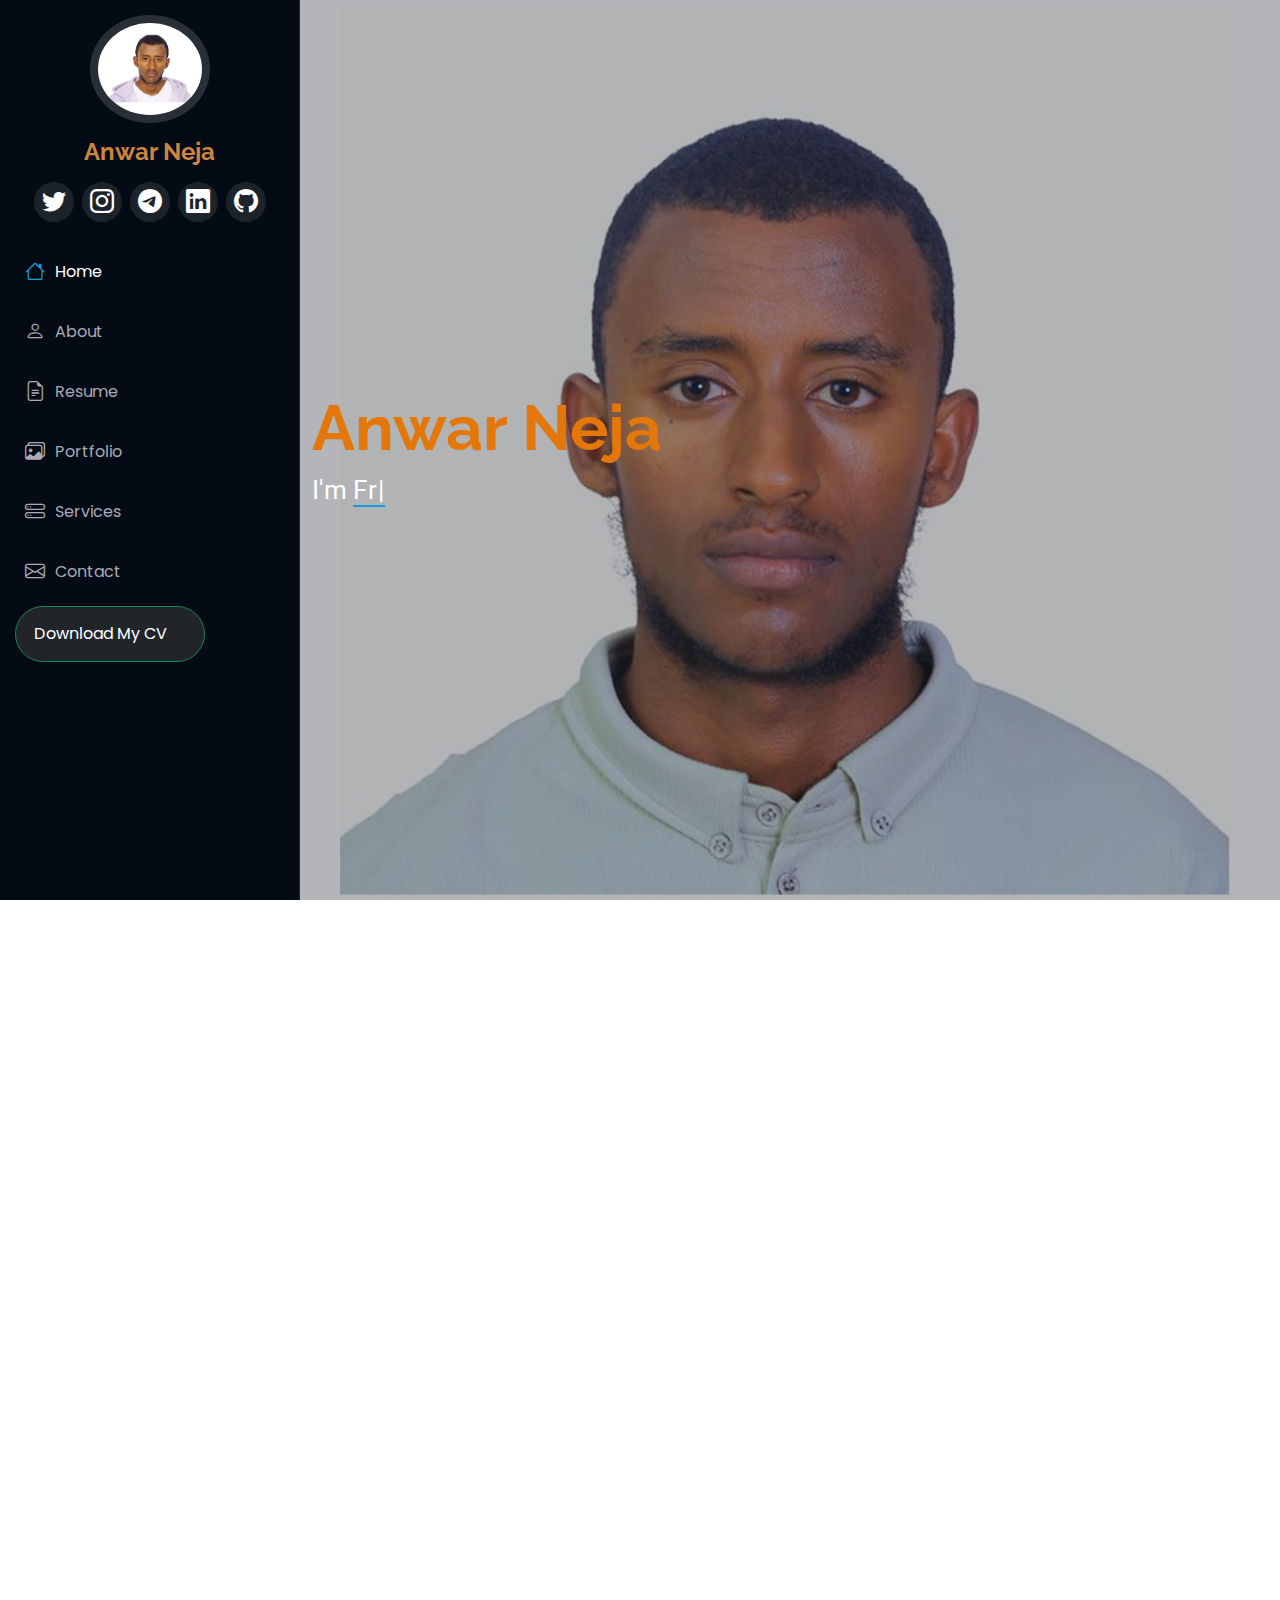
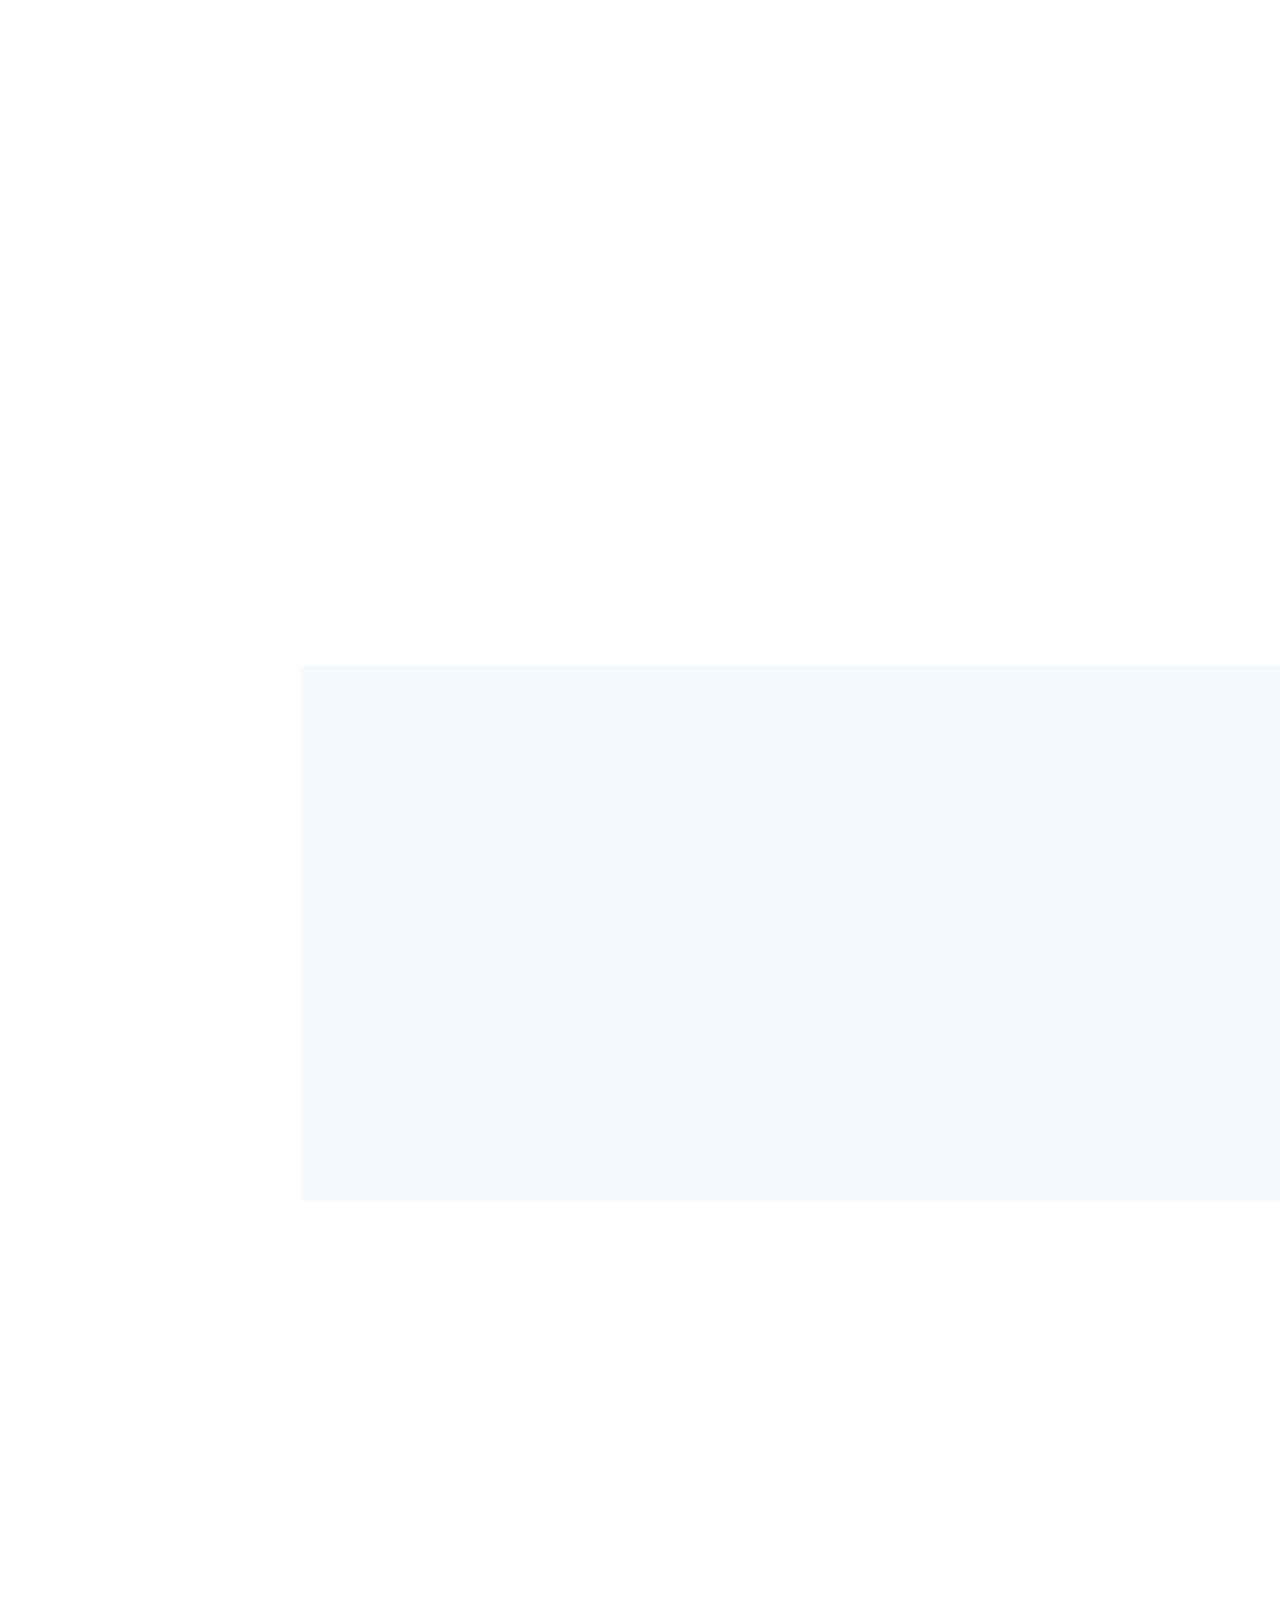
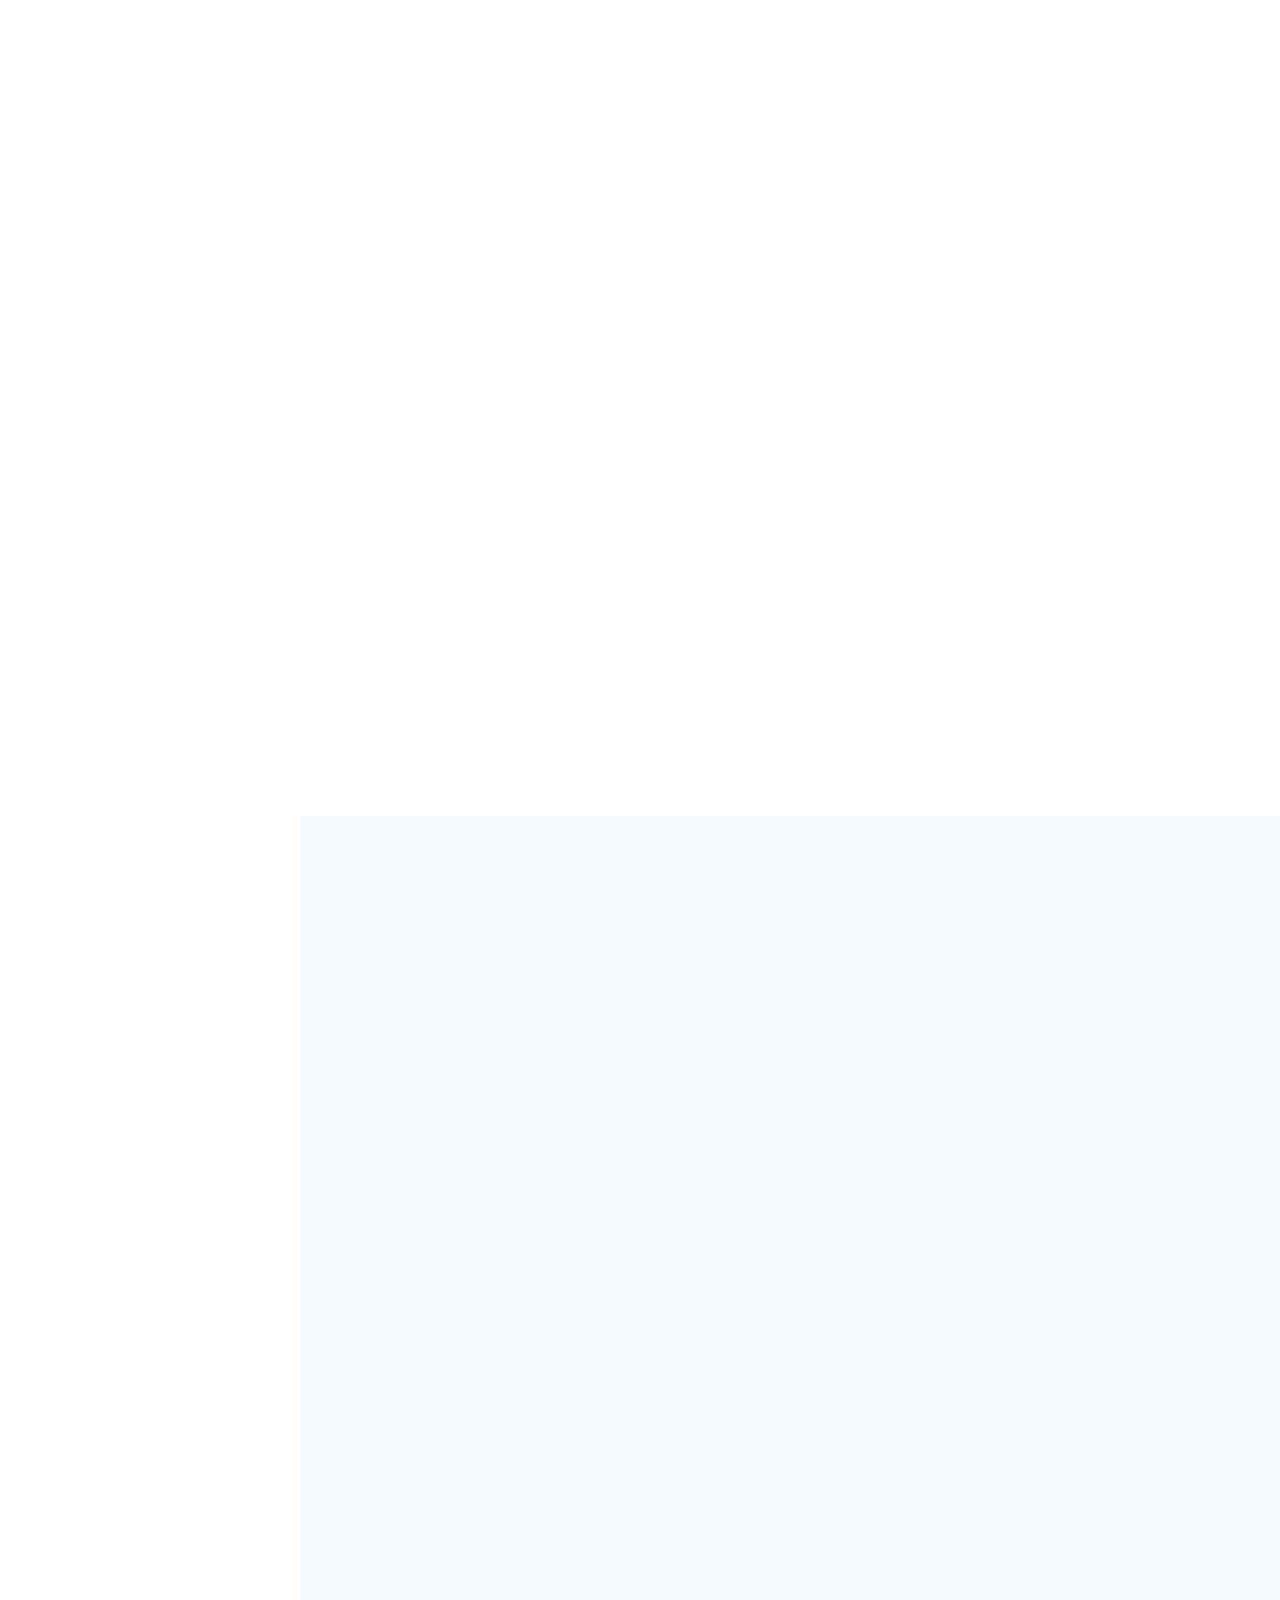
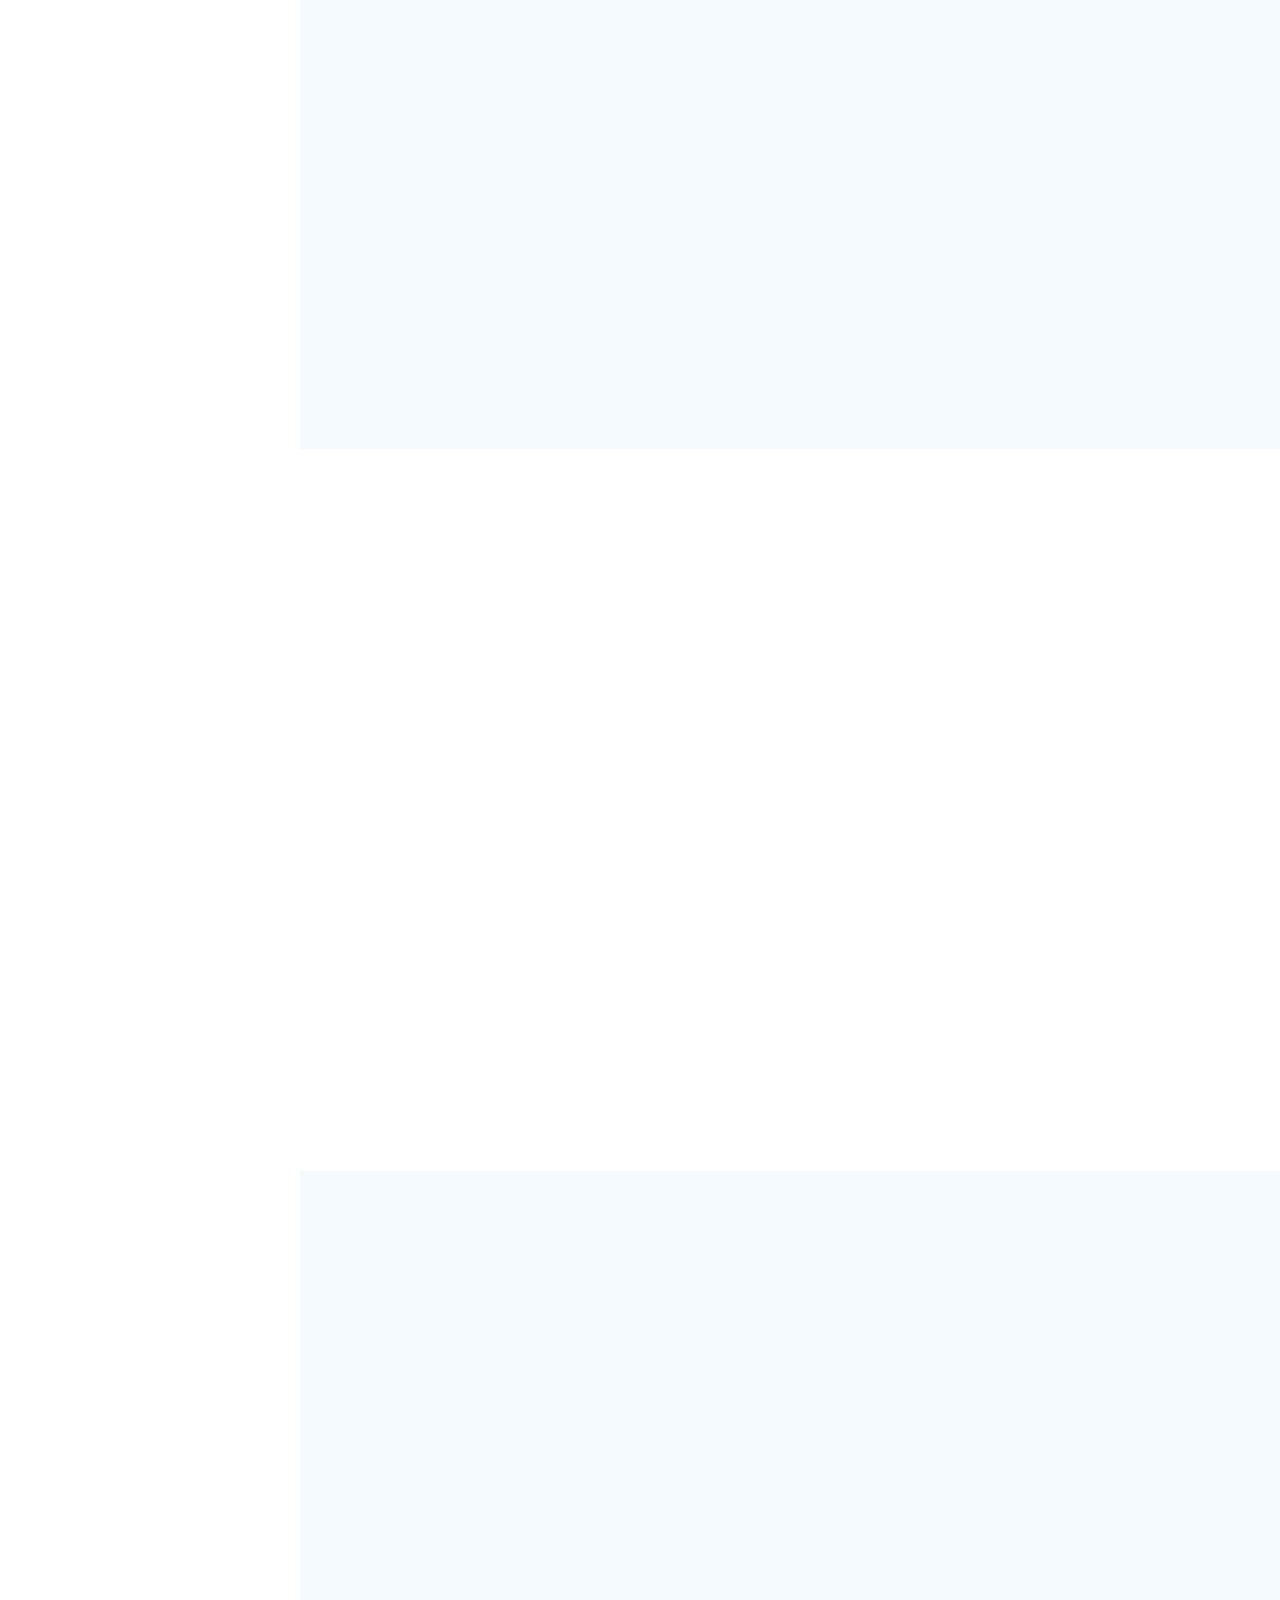
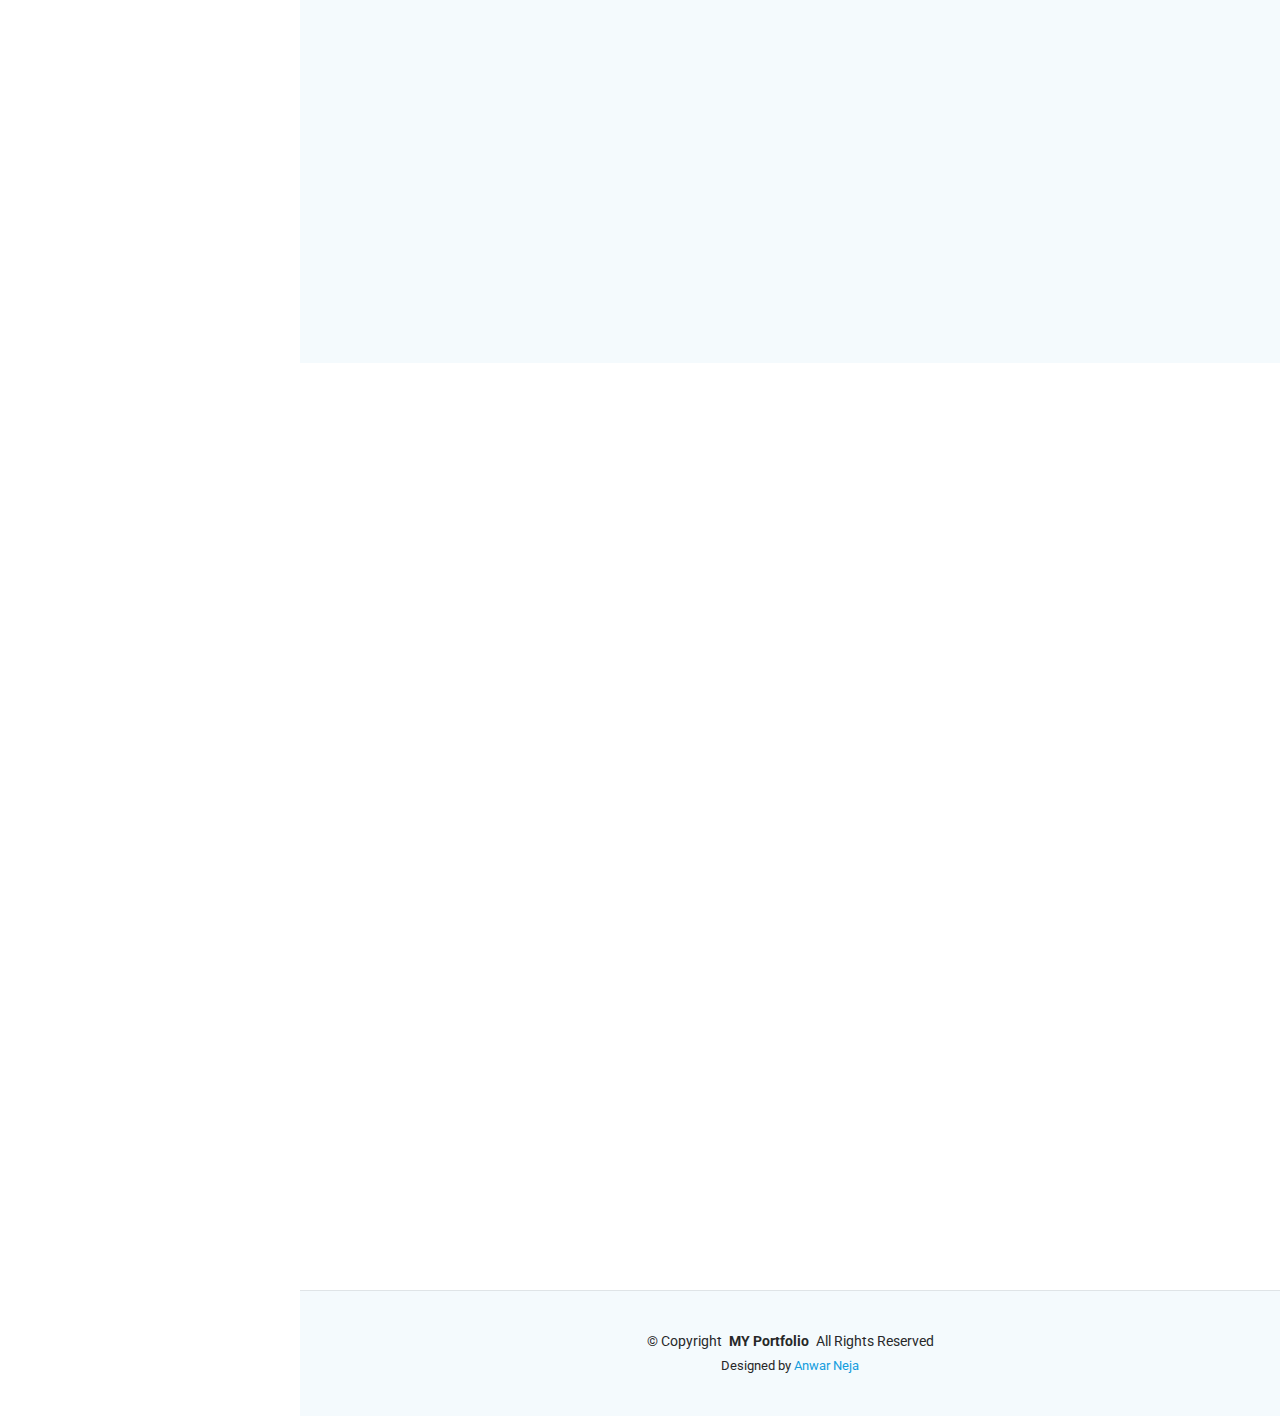
<file: index.html>
<!DOCTYPE html>
<html lang="en">
  <head>
    <meta charset="utf-8" />
    <meta content="width=device-width, initial-scale=1.0" name="viewport" />
    <title>ANWAR NEJA</title>
    <meta content="" name="description" />
    <meta content="" name="keywords" />

    <!-- Favicons -->
    <link href="assets/img/android-chrome-512x512.png" rel="icon" />
    <link href="assets/img/apple-touch-icon.png" rel="apple-touch-icon" />
    <link rel="stylesheet" href="https://cdnjs.cloudflare.com/ajax/libs/font-awesome/6.6.0/css/all.min.css" integrity="sha512-Kc323vGBEqzTmouAECnVceyQqyqdsSiqLQISBL29aUW4U/M7pSPA/gEUZQqv1cwx4OnYxTxve5UMg5GT6L4JJg==" crossorigin="anonymous" referrerpolicy="no-referrer" />

    <!-- Fonts -->
    <link href="https://fonts.googleapis.com" rel="preconnect" />
    <link href="https://fonts.gstatic.com" rel="preconnect" crossorigin />
    <link
      href="https://fonts.googleapis.com/css2?family=Roboto:ital,wght@0,100;0,300;0,400;0,500;0,700;0,900;1,100;1,300;1,400;1,500;1,700;1,900&family=Poppins:ital,wght@0,100;0,200;0,300;0,400;0,500;0,600;0,700;0,800;0,900;1,100;1,200;1,300;1,400;1,500;1,600;1,700;1,800;1,900&family=Raleway:ital,wght@0,100;0,200;0,300;0,400;0,500;0,600;0,700;0,800;0,900;1,100;1,200;1,300;1,400;1,500;1,600;1,700;1,800;1,900&display=swap"
      rel="stylesheet"
    />

    <!-- Vendor CSS Files -->
    <link
      href="assets/vendor/bootstrap/css/bootstrap.min.css"
      rel="stylesheet"
    />
    <link
      href="assets/vendor/bootstrap-icons/bootstrap-icons.css"
      rel="stylesheet"
    />
    <link href="assets/vendor/aos/aos.css" rel="stylesheet" />
    <link
      href="assets/vendor/glightbox/css/glightbox.min.css"
      rel="stylesheet"
    />
    <link href="assets/vendor/swiper/swiper-bundle.min.css" rel="stylesheet" />

    <!-- Main CSS File -->
    <link href="assets/css/main.css" rel="stylesheet" />

    <!-- =======================================================
  * Template Name: iPortfolio
  * Template URL: https://bootstrapmade.com/iportfolio-bootstrap-portfolio-websites-template/
  * Updated: Jun 29 2024 with Bootstrap v5.3.3
  * Author: BootstrapMade.com
  * License: https://bootstrapmade.com/license/
  ======================================================== -->
  <style>
  #cv-button:hover {
    color: #070707 !important; /* Change text color on hover */
    background-color: #bd1aa2 !important; /* Change background color on hover */
  }
</style>
  </head>

  <body class="index-page">
    <header id="header" class="header dark-background d-flex flex-column">
      <i class="header-toggle d-xl-none bi bi-list"></i>

      <div class="profile-img">
        <img
          src="./assets/img/last.jpg"
          alt=""
          class="img-fluid rounded-circle"
        />
      </div>

      <a
        href="index.html"
        class="logo d-flex align-items-center justify-content-center"
      >
        <!-- Uncomment the line below if you also wish to use an image logo -->
        <!-- <img src="assets/img/logo.png" alt=""> -->
        <h1 style="color: peru" class="sitename">Anwar Neja</h1>
      </a>

      <div class="social-links text-center">
        <a href="https://twitter.com/anwar-neja94033" class="twitter"
          ><i class="bi bi-twitter" style="font-size: 1.5rem"></i
        ></a>
        <a
          href="https://www.instagram.com/neja.anwar?igsh=MTR3OHd0Njc5enRwYw=="
          class="instagram"
          ><i class="bi bi-instagram" style="font-size: 1.5rem"></i
        ></a>
        <a href="https://t.me/know82" class="telegram" target="_blank"
          ><i class="bi bi-telegram" style="font-size: 1.5rem"></i
        ></a>
        <a
          href="https://www.linkedin.com/in/anwar-neja-6a74082bb"
          class="linkedin"
          target="_blank"
          ><i class="bi bi-linkedin" style="font-size: 1.5rem"></i
        ></a>
        <a href="https://github.com/anwarneja" class="github" target="_blank"
          ><i class="bi bi-github" style="font-size: 1.5rem"></i
        ></a>
      </div>

      <nav id="navmenu" class="navmenu">
        <ul>
          <li>
            <a href="#hero" class="active"
              ><i class="bi bi-house navicon"></i>Home</a
            >
          </li>
          <li>
            <a href="#about"><i class="bi bi-person navicon"></i> About</a>
          </li>
          <li>
            <a href="#resume"
              ><i class="bi bi-file-earmark-text navicon"></i> Resume</a
            >
          </li>
          <li>
            <a href="#portfolio"
              ><i class="bi bi-images navicon"></i> Portfolio</a
            >
          </li>
          <li>
            <a href="#services"
              ><i class="bi bi-hdd-stack navicon"></i> Services</a
            >
          </li>

          <li>
            <a href="#contact"
              ><i class="bi bi-envelope navicon"></i> Contact</a
            >
          </li>
           <!-- <a href="./index.html" class="btn btn-primary" download>Download CV</a> -->
            <div class="container text-center mt-1" ></div>
        <a href="./assets/img/ANWAR (1).pdf" class="btn btn-success btn-sm rounded-pill display-3 bg-dark text-white " style="width: 190px;" download id="cv-button">
            <i class="fas fa-file-download fa-2x  me-2"></i> Download My CV
        </a>
    </div>
        </ul>
      </nav>
    </header>

    <main class="main">
      <!-- Hero Section -->
      <section id="hero" class="hero section dark-background">
        <img src="./assets/img/anwarkk.jpg" alt="" data-aos="fade-in" class="" />

        <div class="container" data-aos="fade-up" data-aos-delay="100">
          <h2 style="color: rgb(228, 119, 10)">Anwar Neja</h2>
          <p>
            I'm
            <span
              class="typed"
              data-typed-items="Front-End Developer,Designer,Freelancer, UI/UX-designer, And Web-Developer"
              >Designer</span
            ><span
              class="typed-cursor typed-cursor--blink"
              aria-hidden="true"
            ></span
            ><span
              class="typed-cursor typed-cursor--blink"
              aria-hidden="true"
            ></span>
          </p>
        </div>
      </section>
      <!-- /Hero Section -->

      <!-- About Section -->
      <section id="about" class="about section">
        <!-- Section Title -->
        <div class="container section-title" data-aos="fade-up">
          <h2>About</h2>
          <p>
            Hello,My name is Anwar a3rd year computer science student at Jimma
            university.I am a front-end developer with a strong passion for
            crafting visually appealing and highly responsive websites. I
            specialize in using modern web technologies like HTML, CSS, and
            JavaScript to build user-friendly and functional interfaces. I offer
            expertise in frameworks and libraries such as Bootstrap, ensuring
            that every project I work on is mobile-first and fully responsive.
            In addition to my front-end skills, I am currently expanding my
            knowledge in back-end development. I look forward to gaining
            proficiency in server-side programming, databases, and API
            integrations, ultimately working toward becoming a full-stack
            developer capable of handling both front-end and back-end
            challenges. With a commitment to staying updated on the latest web
            technologies and trends, I aim to provide efficient and scalable web
            solutions.
          </p>
        </div>
        <!-- End Section Title -->

        <div class="container" data-aos="fade-up" data-aos-delay="100">
          <div class="row gy-4 justify-content-center">
            <div class="col-lg-4">
              <img
                src="./APPLESHOMEPAGE/project/images/pic/newimages/pexels-designecologist-1779487.jpg"
                class="img-fluid"
                alt=""
              />
              <br /><br /><br />
              <img
                src="assets/img/android-chrome-512x512.png"
                style="background-color: rgba(186, 233, 15, 0.74)"
                class="img-fluid"
                alt=""
              />
            </div>
            <div class="col-lg-8 content">
              <h2 class="text-primary">UI/UX Designer &amp; Web Developer.</h2>
              <p class="fst-italic py-3"></p>
              <div class="row">
                <div class="col-lg-6 text-dark">
                  <ul>
                    <li>
                      <i class="bi bi-chevron-right"></i>
                      <strong>Birthday:</strong> <span>19 March 2003</span>
                    </li>
                    <li>
                      <i class="bi bi-chevron-right"></i>
                      <strong>Website:</strong> <span>www.anwarneja.com</span>
                    </li>
                    <li>
                      <i class="bi bi-chevron-right"></i>
                      <strong>Phone:</strong> <span>+251930836011</span>
                    </li>
                    <li>
                      <i class="bi bi-chevron-right"></i>
                      <strong>City:</strong> <span>Addis Ababa, Ethiopia</span>
                    </li>
                  </ul>
                </div>
                <div class="col-lg-6">
                  <ul>
                    <li>
                      <i class="bi bi-chevron-right"></i> <strong>Age:</strong>
                      <span>21/22</span>
                    </li>
                    <li>
                      <i class="bi bi-chevron-right"></i>
                      <strong>Degree:</strong> <span>Computer-science</span>
                    </li>
                    <li>
                      <i class="bi bi-chevron-right"></i>
                      <strong>Email:</strong> <span>anwarneja55@gmail.com</span>
                    </li>
                    <li>
                      <i class="bi bi-chevron-right"></i>
                      <strong>Freelance:</strong> <span>Available</span>
                    </li>
                  </ul>
                </div>
              </div>
              <p class="py-3">
                I bring a unique blend of design and development skills to
                create user-centered, aesthetically pleasing, and fully
                functional websites. My expertise as a UI/UX designer allows me
                to focus on the user's journey, ensuring that every interface is
                not only visually appealing but also intuitive and easy to
                navigate. UI/UX Design: I apply design principles, wireframing,
                and prototyping to craft seamless user experiences. My approach
                involves thorough research and testing to ensure that users can
                effortlessly interact with websites and applications. Web
                Development: On the technical side, I transform design concepts
                into reality using front-end technologies like HTML, CSS,
                JavaScript, and frameworks like Bootstrap. I focus on creating
                clean, responsive code to ensure optimal performance across
                devices. With these combined skills, I ensure that the websites
                and applications I develop are not just visually stunning but
                also technically robust and easy to use. My goal is to bridge
                the gap between design and development, offering a holistic
                approach to web solutions.
              </p>
            </div>
          </div>
        </div>
      </section>
      <!-- /About Section -->

      <!-- Stats Section -->
      <section id="stats" class="stats section">
        <div class="container" data-aos="fade-up" data-aos-delay="100">
          <div class="row gy-4">
            <div class="col-lg-3 col-md-6">
              <div class="stats-item">
                <i class="bi bi-emoji-smile"></i>
                <span
                  data-purecounter-start="0"
                  data-purecounter-end="20"
                  data-purecounter-duration="1"
                  class="purecounter"
                ></span>
                <p>
                  <strong>Happy Clients</strong>
                  <span>Serving the community</span>
                </p>
              </div>
            </div>
            <!-- End Stats Item -->

            <div class="col-lg-3 col-md-6">
              <div class="stats-item">
                <i class="bi bi-journal-richtext"></i>
                <span
                  data-purecounter-start="0"
                  data-purecounter-end="21"
                  data-purecounter-duration="1"
                  class="purecounter"
                ></span>
                <p>
                  <strong>Projects</strong><br />
                  <span>Clean and precise projects</span>
                </p>
              </div>
            </div>
            <!-- End Stats Item -->

            <div class="col-lg-3 col-md-6">
              <div class="stats-item">
                <i class="bi bi-headset"></i>
                <span
                  data-purecounter-start="0"
                  data-purecounter-end="16"
                  data-purecounter-duration="1"
                  class="purecounter"
                ></span>
                <p>
                  <strong>Hours Of Support</strong>
                  <span>Time values in our company!</span>
                </p>
              </div>
            </div>
            <!-- End Stats Item -->

            <div class="col-lg-3 col-md-6">
              <div class="stats-item">
                <i class="bi bi-people"></i>
                <span
                  data-purecounter-start="0"
                  data-purecounter-end="10"
                  data-purecounter-duration="1"
                  class="purecounter"
                ></span>
                <p>
                  <strong>Hard Workers</strong>
                  <span>INdependent skillful workers</span>
                </p>
              </div>
            </div>
            <!-- End Stats Item -->
          </div>
        </div>
      </section>
      <!-- /Stats Section -->

      <!-- Skills Section -->
      <section id="skills" class="skills section light-background">
        <!-- Section Title -->
        <div class="container section-title bg-black" data-aos="fade-up">
          <h2 class="text-white">Skills</h2>
          <p class="text-white">
            Front-End Development Languages: HTML5, CSS3, JavaScript (ES6+)
            Frameworks & Libraries: Bootstrap, jQuery, Sass Responsive Design:
            Media queries, Flexbox, CSS Grid Version Control: Git, GitHub UI/UX
            Design Design Tools: Adobe XD, Figma, Sketch Wireframing &
            Prototyping: Low-fidelity and high-fidelity wireframes, clickable
            prototypes User Research: Persona creation, user journey mapping,
            usability testing Design Principles: Color theory, typography,
            accessibility (WCAG standards)
          </p>
        </div>
        <!-- End Section Title -->

        <div class="container bg-black" data-aos="fade-up" data-aos-delay="100">
          <div class="row skills-content skills-animation">
            <div class="col-lg-6">
              <div class="progress t">
                <span class="skill text-white"
                  ><span>HTML</span> <i class="val">100%</i></span
                >
                <div class="progress-bar-wrap">
                  <div
                    class="progress-bar"
                    role="progressbar"
                    aria-valuenow="100"
                    aria-valuemin="0"
                    aria-valuemax="100"
                  ></div>
                </div>
              </div>
              <!-- End Skills Item -->

              <div class="progress">
                <span class="skill text-white"
                  ><span>CSS</span> <i class="val">90%</i></span
                >
                <div class="progress-bar-wrap">
                  <div
                    class="progress-bar"
                    role="progressbar"
                    aria-valuenow="90"
                    aria-valuemin="0"
                    aria-valuemax="100"
                  ></div>
                </div>
              </div>
              <!-- End Skills Item -->

              <div class="progress">
                <span class="skill text-white"
                  ><span>JavaScript</span> <i class="val">75%</i></span
                >
                <div class="progress-bar-wrap">
                  <div
                    class="progress-bar"
                    role="progressbar"
                    aria-valuenow="75"
                    aria-valuemin="0"
                    aria-valuemax="100"
                  ></div>
                </div>
              </div>
              <!-- End Skills Item -->
            </div>

            <div class="col-lg-6">
              <div class="progress">
                <span class="skill text-white"
                  ><span>Bootstrap</span> <i class="val">80%</i></span
                >
                <div class="progress-bar-wrap">
                  <div
                    class="progress-bar"
                    role="progressbar"
                    aria-valuenow="80"
                    aria-valuemin="0"
                    aria-valuemax="100"
                  ></div>
                </div>
              </div>
              <!-- End Skills Item -->

              <div class="progress">
                <span class="skill text-white"
                  ><span>Tail-wind</span> <i class="val">70%</i></span
                >
                <div class="progress-bar-wrap">
                  <div
                    class="progress-bar"
                    role="progressbar"
                    aria-valuenow="90"
                    aria-valuemin="0"
                    aria-valuemax="100"
                  ></div>
                </div>
              </div>
              <!-- End Skills Item -->

              <div class="progress">
                <span class="skill text-white"
                  ><span>Photoshop,Figma and Canva</span>
                  <i class="val">85%</i></span
                >
                <div class="progress-bar-wrap">
                  <div
                    class="progress-bar"
                    role="progressbar"
                    aria-valuenow="55"
                    aria-valuemin="0"
                    aria-valuemax="100"
                  ></div>
                </div>
              </div>
              <!-- End Skills Item -->
            </div>
          </div>
        </div>
      </section>
      <!-- /Skills Section -->

      <!-- Resume Section -->
      <section id="resume" class="resume section">
        <!-- Section Title -->
        <div class="container section-title" data-aos="fade-up">
          <h2>Resume</h2>
          <p>
            Passionate and detail-oriented Front-End Developer with a strong
            focus on creating visually appealing and highly responsive websites.
            Proficient in modern web technologies including HTML, CSS, and
            JavaScript, with expertise in frameworks such as Bootstrap.
            Currently expanding skills in back-end development to achieve
            full-stack capabilities, with a commitment to staying updated on the
            latest web technologies and trends.
          </p>
        </div>
        <!-- End Section Title -->

        <div class="container">
          <div class="row">
            <div class="col-lg-6" data-aos="fade-up" data-aos-delay="100">
              <h3 class="resume-title">Sumary</h3>

              <div class="resume-item pb-0">
                <h4>Anwar Neja</h4>
                <p>
                  <em
                    >Innovative and deadline-driven Graphic Designer with years
                    of experience designing and developing user-centered
                    digital/print marketing material from initial concept to
                    final, polished deliverable.</em
                  >
                </p>
                <ul>
                  <li>Bole strict par 127,Addis-Ababa,Ethiopia</li>
                  <li>(+251930836011)</li>
                  <li>anwarneja55@example.com</li>
                </ul>
              </div>
              <!-- Edn Resume Item -->

              <h3 class="resume-title">Education</h3>
              <div class="resume-item">
                <h4>Computer Sciece student &amp; Graphic Design</h4>
                <h5>2021 - 2025</h5>
                <p><em>Mizan Institute of Technology, Bethel, A.A</em></p>
                <p>
                  Passionate and detail-oriented Front-End Developer with a
                  strong focus on creating visually appealing and highly
                  responsive websites. Proficient in modern web technologies
                  including HTML, CSS, and JavaScript, with expertise in
                  frameworks such as Bootstrap.
                </p>
              </div>
              <!-- Edn Resume Item -->

              <div class="resume-item">
                <h4>UI designer &amp; Graphic Design</h4>
                <h5>2023-Currently</h5>
                <p><em>Debbal softwares , Merkato,Jimma</em></p>
                <p>
                  I apply design principles, wireframing, and prototyping to
                  craft seamless user experiences. My approach involves thorough
                  research and testing to ensure that users can effortlessly
                  interact with websites and applications.
                </p>
              </div>
              <!-- Edn Resume Item -->
            </div>

            <div class="col-lg-6" data-aos="fade-up" data-aos-delay="200">
              <h3 class="resume-title">Professional Experience</h3>
              <div class="resume-item">
                <h4>Front end web developer</h4>
                <h5>2021 - Present</h5>
                <p><em>Ethiopia, Addis-Ababa, AA </em></p>
                <ul>
                  <li>
                    Lead in the design, development, and implementation of the
                    graphic, layout, and production communication development
                  </li>
                  <li>
                    Delegate tasks to the 7 members of the design team and
                    provide counsel on all aspects of the project.
                  </li>
                  <li>
                    Supervise the assessment of all graphic materials in order
                    to ensure quality and accuracy of the design in the
                    community
                  </li>
                  <li>
                    Oversee the efficient use of production project budgets
                  </li>
                </ul>
              </div>
              <!-- Edn Resume Item -->

              <div class="resume-item">
                <h4>Graphic design specialist</h4>
                <h5>2020-Current</h5>
                <p><em>Debbal softwares, MERKATO, Jimma</em></p>
                <ul>
                  <li>
                    Developed numerous marketing programs (logos,
                    brochures,infographics, presentations, and advertisements).
                  </li>
                  <li>
                    Managed up to 5 projects or tasks at a given time while
                    under pressure
                  </li>
                  <li>
                    Recommended and consulted with clients on the most
                    appropriate graphic design
                  </li>
                  <li>
                    Created 4+ design presentations and proposals for clients.
                  </li>
                </ul>
              </div>
              <!-- Edn Resume Item -->
            </div>
          </div>
        </div>
      </section>
      <!-- /Resume Section -->

      <!-- Portfolio Section -->
      <section id="portfolio" class="portfolio section light-background">
        <!-- Section Title -->
        <div class="container section-title" data-aos="fade-up">
          <h2>Projects</h2>
          <p>Software development projects and graphcs design projects</p>
        </div>
        <!-- End Section Title -->

        <div class="container">
          <div
            class="isotope-layout"
            data-default-filter="*"
            data-layout="masonry"
            data-sort="original-order"
          >
            <ul
              class="portfolio-filters isotope-filters"
              data-aos="fade-up"
              data-aos-delay="100"
            >
              <li data-filter="*" class="filter-active">All</li>
              <li data-filter=".filter-app">App</li>
              <li data-filter=".filter-product">Product</li>
              <li data-filter=".filter-branding">Branding</li>
              <li data-filter=".filter-books">Books</li>
            </ul>
            <!-- End Portfolio Filters -->

            <div
              class="row gy-4 isotope-container"
              data-aos="fade-up"
              data-aos-delay="200"
            >
              <div
                class="col-lg-4 col-md-6 portfolio-item isotope-item filter-app"
              >
                <div class="portfolio-content h-100">
                  <img
                    src="./APPLESHOMEPAGE/project/images/pic/newimages/promo_apple_vision_pro__f4v4zp0sum2y_small.jpg"
                    class="img-fluid"
                    alt=""
                  />
                  <div class="portfolio-info">
                    <h4>Apple's home page fully Responsive</h4>
                    <p>Built a mobile friendly app for customers</p>
                    <a
                      href="./assets/img/portfolio/product-1.jpg"
                      title="App 1"
                      data-gallery="portfolio-gallery-app"
                      class="glightbox preview-link"
                      ><i class="bi bi-zoom-in"></i
                    ></a>
                    <a
                      href="bootstrapaasinment final main.zip (2)/bootstrapaasinment main.zip/bootstrapaasinment/booooot.html"
                      title="More Details"
                      class="details-link"
                      ><i class="bi bi-link-45deg"></i
                    ></a>
                  </div>
                </div>
              </div>
              <!-- End Portfolio Item -->

              <div
                class="col-lg-4 col-md-6 portfolio-item isotope-item filter-product"
              >
                <div class="portfolio-content h-100">
                  <img
                    src="./APPLESHOMEPAGE/project/images/pic/newimages//pexels-pixabay-356056.jpg"
                    class="img-fluid"
                    alt=""
                  />
                  <div class="portfolio-info">
                    <h4>Product 1</h4>
                    <p>Apples homes'page website</p>
                    <a
                      href="./assets/img/portfolio/app-2.jpg"
                      title="Product 1"
                      data-gallery="portfolio-gallery-product"
                      class="glightbox preview-link"
                      ><i class="bi bi-zoom-in"></i
                    ></a>
                    <a
                      href="#"
                      title="More Details"
                      class="details-link"
                      ><i class="bi bi-link-45deg"></i
                    ></a>
                  </div>
                </div>
              </div>
              <!-- End Portfolio Item -->

              <div
                class="col-lg-4 col-md-6 portfolio-item isotope-item filter-branding"
              >
                <div class="portfolio-content h-100">
                  <img
                    src="./fruitloverspage/images/fruit-4.jpg"
                    class="img-fluid"
                    alt=""
                  />
                  <div class="portfolio-info">
                    <h4>Fruit lovers design</h4>
                    <p>High quality graphic photos and designs</p>
                    <a
                      href="./fruitloverspage/images/fruit-3.jpg"
                      title="Branding 1"
                      data-gallery="portfolio-gallery-branding"
                      class="glightbox preview-link"
                      ><i class="bi bi-zoom-in"></i
                    ></a>
                    <a
                      href="./fruitloverspage/index.html"
                      title="More Details"
                      class="details-link"
                      ><i class="bi bi-link-45deg"></i
                    ></a>
                  </div>
                </div>
              </div>
              <!-- End Portfolio Item -->

              <div
                class="col-lg-4 col-md-6 portfolio-item isotope-item filter-books"
              >
                <div class="portfolio-content h-100">
                  <img
                    src="./assets/img/mydesign.jpg"
                    style="height: 10em"
                    class="img-fluid"
                    alt=""
                  />
                  <div class="portfolio-info">
                    <h4>UI Designs</h4>
                    <p>Skilled designs</p>
                    <a
                      href="assets/img/portfolio/books-1.jpg"
                      title="Branding 1"
                      data-gallery="portfolio-gallery-book"
                      class="glightbox preview-link"
                      ><i class="bi bi-zoom-in"></i
                    ></a>
                    <a href="#" title="More Details" class="details-link"
                      ><i class="bi bi-link-45deg"></i
                    ></a>
                  </div>
                </div>
              </div>
              <!-- End Portfolio Item -->

              <div
                class="col-lg-4 col-md-6 portfolio-item isotope-item filter-app"
              >
                <div class="portfolio-content h-100">
                  <img
                    src="assets/img/portfolio/app-2.jpg"
                    class="img-fluid"
                    alt=""
                  />
                  <div class="portfolio-info">
                    <h4>App 2</h4>
                    <p>WE design impressive mobile app demos</p>
                    <a
                      href="assets/img/portfolio/app-2.jpg"
                      title="App 2"
                      data-gallery="portfolio-gallery-app"
                      class="glightbox preview-link"
                      ><i class="bi bi-zoom-in"></i
                    ></a>
                    <a href="#" title="More Details" class="details-link"
                      ><i class="bi bi-link-45deg"></i
                    ></a>
                  </div>
                </div>
              </div>
              <!-- End Portfolio Item -->

              <div
                class="col-lg-4 col-md-6 portfolio-item isotope-item filter-product"
              >
                <div class="portfolio-content h-100">
                  <img
                    src="assets/img/portfolio/product-2.jpg"
                    class="img-fluid"
                    alt=""
                  />
                  <div class="portfolio-info">
                    <h4>Product 2</h4>
                    <p>cheap and high-fidelity products</p>
                    <a
                      href="assets/img/portfolio/product-2.jpg"
                      title="Product 2"
                      data-gallery="portfolio-gallery-product"
                      class="glightbox preview-link"
                      ><i class="bi bi-zoom-in"></i
                    ></a>
                    <a href="#" title="More Details" class="details-link"
                      ><i class="bi bi-link-45deg"></i
                    ></a>
                  </div>
                </div>
              </div>
              <!-- End Portfolio Item -->

              <div
                class="col-lg-4 col-md-6 portfolio-item isotope-item filter-branding"
              >
                <div class="portfolio-content h-100">
                  <img
                    src="assets/img/portfolio/branding-2.jpg"
                    class="img-fluid"
                    alt=""
                  />
                  <div class="portfolio-info">
                    <h4>Branding 2</h4>
                    <p>making our customers happy is one of our goal!!!</p>
                    <a
                      href="assets/img/portfolio/branding-2.jpg"
                      title="Branding 2"
                      data-gallery="portfolio-gallery-branding"
                      class="glightbox preview-link"
                      ><i class="bi bi-zoom-in"></i
                    ></a>
                    <a href="#" title="More Details" class="details-link"
                      ><i class="bi bi-link-45deg"></i
                    ></a>
                  </div>
                </div>
              </div>
              <!-- End Portfolio Item -->

              <!-- <div
                class="col-lg-4 col-md-6 portfolio-item isotope-item filter-books"
              >
                <div class="portfolio-content h-100">
                  <img
                    src="assets/img/portfolio/books-2.jpg"
                    class="img-fluid"
                    alt=""
                  />
                  <div class="portfolio-info">
                    <h4>Books 2</h4>
                    <p>Time managment</p>
                    <a
                      href="assets/img/portfolio/books-2.jpg"
                      title="Branding 2"
                      data-gallery="portfolio-gallery-book"
                      class="glightbox preview-link"
                      ><i class="bi bi-zoom-in"></i
                    ></a>
                    <a
                      href="#"
                      title="More Details"
                      class="details-link"
                      ><i class="bi bi-link-45deg"></i
                    ></a>
                  </div>
                </div>
              </div> -->
              <!-- End Portfolio Item -->

              <div
                class="col-lg-4 col-md-6 portfolio-item isotope-item filter-app"
              >
                <div class="portfolio-content h-100">
                  <img
                    src="assets/img/portfolio/app-3.jpg"
                    class="img-fluid"
                    alt=""
                  />
                  <div class="portfolio-info">
                    <h4>App 3</h4>
                    <p>Responsive Designs</p>
                    <a
                      href="assets/img/portfolio/app-3.jpg"
                      title="App 3"
                      data-gallery="portfolio-gallery-app"
                      class="glightbox preview-link"
                      ><i class="bi bi-zoom-in"></i
                    ></a>
                    <a href="#about" title="More Details" class="details-link"
                      ><i class="bi bi-link-45deg"></i
                    ></a>
                  </div>
                </div>
              </div>
              <!-- End Portfolio Item -->

              <div
                class="col-lg-4 col-md-6 portfolio-item isotope-item filter-product"
              >
                <div class="portfolio-content h-100">
                  <img
                    src="./assets/img/portfolio/branding-1.jpg"
                    class="img-fluid"
                    alt=""
                  />
                  <div class="portfolio-info">
                    <h4>Product 3</h4>
                    <p>Resonsive products</p>
                    <a
                      href="../iPortfolio/bootstrapaasinment final main.zip (2)/bootstrapaasinment main.zip/bootstrapaasinment/project/images/pic/newimages/promo_ai__couihqxznyvm_large.jpg"
                      title="Product 3"
                      data-gallery="portfolio-gallery-product"
                      class="glightbox preview-link"
                      ><i class="bi bi-zoom-in"></i
                    ></a>
                    <a href="#" title="More Details" class="details-link"
                      ><i class="bi bi-link-45deg"></i
                    ></a>
                  </div>
                </div>
              </div>
              <!-- End Portfolio Item -->

              <div
                class="col-lg-4 col-md-6 portfolio-item isotope-item filter-branding"
              >
                <div class="portfolio-content h-100">
                  <img
                    src="assets/img/portfolio/app-1.jpg"
                    class="img-fluid"
                    alt=""
                  />
                  <div class="portfolio-info">
                    <h4>Branding 3</h4>
                    <p>Front-End</p>
                    <a
                      href="../APPLESHOMEPAGE/project/images/pic/newimages/pexels-tranmautritam-245032.jpg"
                      title="Branding 2"
                      data-gallery="portfolio-gallery-branding"
                      class="glightbox preview-link"
                      ><i class="bi bi-zoom-in"></i
                    ></a>
                    <a href="#" title="More Details" class="details-link"
                      ><i class="bi bi-link-45deg"></i
                    ></a>
                  </div>
                </div>
              </div>
              <!-- End Portfolio Item -->

              <div
                class="col-lg-4 col-md-6 portfolio-item isotope-item filter-books"
              >
                <div class="portfolio-content h-100">
                  <img
                    src="../APPLESHOMEPAGE/project/images/pic/newimages/980x551 (4).jpg"
                    class="img-fluid"
                    alt=""
                  />
                  <div class="portfolio-info">
                    <h4>Books 3</h4>
                    <p>Contact US</p>
                    <a
                      href="../iPortfolio/APPLESHOMEPAGE/project/images/pic/newimages/980x551 (2).jpg"
                      title="Branding 3"
                      data-gallery="portfolio-gallery-book"
                      class="glightbox preview-link"
                      ><i class="bi bi-zoom-in"></i
                    ></a>
                    <a href="#Contact" title="More Details" class="details-link"
                      ><i class="bi bi-link-45deg"></i
                    ></a>
                  </div>
                </div>
              </div>
              <!-- End Portfolio Item -->
            </div>
            <!-- End Portfolio Container -->
          </div>
        </div>
      </section>
      <!-- /Portfolio Section -->

      <!-- Services Section -->
      <section id="services" class="services section">
        <!-- Section Title -->
        <div class="container section-title" data-aos="fade-up">
          <h2>Services</h2>
          <p>
            Passionate and detail-oriented Front-End Developer with a strong
            focus on creating visually appealing and highly responsive websites.
            Proficient in modern web technologies including HTML, CSS, and
            JavaScript, with expertise in frameworks such as Bootstrap.
          </p>
        </div>
        <!-- End Section Title -->

        <div class="container">
          <div class="row gy-4">
            <div
              class="col-lg-4 col-md-6 service-item d-flex"
              data-aos="fade-up"
              data-aos-delay="100"
            >
              <div class="icon flex-shrink-0">
                <i class="bi bi-briefcase"></i>
              </div>
              <div>
                <h4 class="title">
                  <a href="service-details.html" class="stretched-link">
                    Responsive Web Design</a
                  >
                </h4>
                <p class="description">
                  Crafting visually appealing, mobile-first, and highly
                  responsive websites using modern web technologies such as
                  HTML, CSS, and JavaScript, with expertise in frameworks like
                  Bootstrap.
                </p>
              </div>
            </div>
            <!-- End Service Item -->

            <div
              class="col-lg-4 col-md-6 service-item d-flex"
              data-aos="fade-up"
              data-aos-delay="200"
            >
              <div class="icon flex-shrink-0">
                <i class="bi bi-card-checklist"></i>
              </div>
              <div>
                <h4 class="title">
                  <a href="service-details.html" class="stretched-link">
                    UI/UX Design</a
                  >
                </h4>
                <p class="description">
                  Ensuring user-centered design principles are applied to create
                  intuitive and engaging user interfaces that offer seamless
                  user experiences.
                </p>
              </div>
            </div>
            <!-- End Service Item -->

            <div
              class="col-lg-4 col-md-6 service-item d-flex"
              data-aos="fade-up"
              data-aos-delay="300"
            >
              <div class="icon flex-shrink-0">
                <i class="bi bi-bar-chart"></i>
              </div>
              <div>
                <h4 class="title">
                  <a href="service-details.html" class="stretched-link">
                    Website Optimization</a
                  >
                </h4>
                <p class="description">
                  Enhancing website performance by minimizing load times,
                  optimizing images, and implementing clean, efficient code for
                  a smooth user experience.
                </p>
              </div>
            </div>
            <!-- End Service Item -->

            <div
              class="col-lg-4 col-md-6 service-item d-flex"
              data-aos="fade-up"
              data-aos-delay="400"
            >
              <div class="icon flex-shrink-0">
                <i class="bi bi-binoculars"></i>
              </div>
              <div>
                <h4 class="title">
                  <a href="service-details.html" class="stretched-link"
                    >Custom Front-End Development</a
                  >
                </h4>
                <p class="description">
                  Building custom front-end solutions tailored to client needs,
                  from interactive layouts to responsive components, ensuring
                  high functionality across devices.
                </p>
              </div>
            </div>
            <!-- End Service Item -->

            <div
              class="col-lg-4 col-md-6 service-item d-flex"
              data-aos="fade-up"
              data-aos-delay="500"
            >
              <div class="icon flex-shrink-0">
                <i class="bi bi-brightness-high"></i>
              </div>
              <div>
                <h4 class="title">
                  <a href="service-details.html" class="stretched-link">
                    Cross-Browser Compatibility</a
                  >
                </h4>
                <p class="description">
                  Guaranteeing consistent behavior and appearance of websites
                  across various browsers and platforms.
                </p>
              </div>
            </div>
            <!-- End Service Item -->

            <div
              class="col-lg-4 col-md-6 service-item d-flex"
              data-aos="fade-up"
              data-aos-delay="600"
            >
              <div class="icon flex-shrink-0">
                <i class="bi bi-calendar4-week"></i>
              </div>
              <div>
                <h4 class="title">
                  <a href="service-details.html" class="stretched-link"
                    >Ongoing Maintenance & Support</a
                  >
                </h4>
                <p class="description">
                  Providing website updates, bug fixes, and technical support to
                  ensure your site stays current and functional.
                </p>
              </div>
            </div>
            <!-- End Service Item -->
          </div>
        </div>
      </section>
      <!-- /Services Section -->

      <!-- Testimonials Section -->
      <section id="testimonials" class="testimonials section light-background">
        <!-- Section Title -->
        <div class="container section-title" data-aos="fade-up">
          <h2>Testimonials</h2>
          <p></p>
        </div>
        <!-- End Section Title -->

        <div class="container" data-aos="fade-up" data-aos-delay="100">
          <div class="swiper init-swiper">
            <script type="application/json" class="swiper-config">
              {
                "loop": true,
                "speed": 600,
                "autoplay": {
                  "delay": 5000
                },
                "slidesPerView": "auto",
                "pagination": {
                  "el": ".swiper-pagination",
                  "type": "bullets",
                  "clickable": true
                },
                "breakpoints": {
                  "320": {
                    "slidesPerView": 1,
                    "spaceBetween": 40
                  },
                  "1200": {
                    "slidesPerView": 3,
                    "spaceBetween": 1
                  }
                }
              }
            </script>
            <div class="swiper-wrapper">
              <div class="swiper-slide">
                <div class="testimonial-item">
                  <p>
                    <i class="bi bi-quote quote-icon-left"></i>
                    <span
                      >"Anwar took our vision and brought it to life with an
                      exceptional design that exceeded our expectations. His
                      mastery of Bootstrap made the site highly responsive, and
                      his UX insights helped us create an intuitive,
                      user-centered platform."</span
                    >
                    <i class="bi bi-quote quote-icon-right"></i>
                  </p>
                  <img
                    
                    src="./assets/img/testimonials/nesre2 copy.jpg"
                    class="testimonial-img"
                    alt=""
                  />
                  <h3>Nesredin Haji</h3>
                  <h4>Ceo &amp; Founder</h4>
                </div>
              </div>
              <!-- End testimonial item -->

              <div class="swiper-slide">
                <div class="testimonial-item">
                  <p>
                    <i class="bi bi-quote quote-icon-left"></i>
                    <span
                      >UI/UX Designer "Anwar is a highly skilled UI/UX designer
                      who excels at making complex interfaces look simple and
                      engaging. His creative approach and ability to turn ideas
                      into polished, responsive designs set him apart. He’s a
                      true professional in every sense."</span
                    >
                    <i class="bi bi-quote quote-icon-right"></i>
                  </p>
                  <img
                    src="assets/img/testimonials/mensur2.jpg"
                    class="testimonial-img"
                    alt=""
                  />
                  <h3>Mensur Muhammed</h3>
                  <h4>UI/UX-Designer</h4>
                </div>
              </div>
              <!-- End testimonial item -->

              <div class="swiper-slide">
                <div class="testimonial-item">
                  <p>
                    <i class="bi bi-quote quote-icon-left"></i>
                    <span>
                      "Collaborating with Anwar on front-end integration for our
                      Laravel project was a seamless experience. His ability to
                      translate complex back-end functionality into a smooth,
                      responsive user interface made the development process
                      efficient. His keen eye for design and attention to user
                      experience added real value to the project."
                    </span>
                    <i class="bi bi-quote quote-icon-right"></i>
                  </p>
                  <img
                    src="assets/img/testimonials/kiyu.jpg"
                    class="testimonial-img"
                    alt=""
                  />
                  <h3>Kiya Tilahun</h3>
                  <h4>Laravel Developer</h4>
                </div>
              </div>
              <!-- End testimonial item -->

              <div class="swiper-slide">
                <div class="testimonial-item">
                  <p>
                    <i class="bi bi-quote quote-icon-left"></i>
                    <span>
                      "Anwar’s front-end expertise made our collaboration on the
                      ALX project truly enjoyable. He transformed the back-end
                      logic into a visually appealing and highly functional
                      interface, ensuring that every element was responsive and
                      user-friendly. His skills in HTML, CSS, and Bootstrap
                      really brought the project to life.</span
                    >
                    <i class="bi bi-quote quote-icon-right"></i>
                  </p>
                  <img
                    src="assets/img/testimonials/inb3.jpg"
                    class="testimonial-img"
                    alt=""
                  />
                  <h3>Kedir Jabir</h3>
                  <h4>Backenddeveloper-Alx student</h4>
                </div>
              </div>
              <!-- End testimonial item -->

              <div class="swiper-slide">
                <div class="testimonial-item">
                  <p>
                    <i class="bi bi-quote quote-icon-left"></i>
                    <span
                      >"Working with Anwar was a fantastic experience. He not
                      only delivered a beautiful and functional user interface
                      but also took the time to ensure the website was optimized
                      for speed and performance. His ability to create clean,
                      user-friendly designs is top-notch!"</span
                    >
                    <i class="bi bi-quote quote-icon-right"></i>
                  </p>
                  <img
                    src="assets/img/testimonials/almd2.jpg"
                    class="testimonial-img"
                    alt=""
                  />
                  <h3>Alamudin Sultan</h3>
                  <h4>Entrepreneur</h4>
                </div>
              </div>
              <!-- End testimonial item -->
            </div>
            <div class="swiper-pagination"></div>
          </div>
        </div>
      </section>
      <!-- /Testimonials Section -->

      <!-- Contact Section -->
      <section id="contact" class="contact section">
        <!-- Section Title -->
        <div class="container section-title" data-aos="fade-up">
          <h2>Contact</h2>
          <p>
            Feel free to reach out for any inquiries or collaboration
            opportunities. I’m always open to discussing new projects or
            answering any questions about front-end development, web design, or
            UI/UX design.
          </p>
        </div>
        <!-- End Section Title -->

        <div class="container" data-aos="fade-up" data-aos-delay="100">
          <div class="row gy-4">
            <div class="col-lg-5">
              <div class="info-wrap">
                <div
                  class="info-item d-flex"
                  data-aos="fade-up"
                  data-aos-delay="200"
                >
                  <i class="bi bi-geo-alt flex-shrink-0"></i>
                  <div>
                    <h3>Address</h3>
                    <p>BOLE Bole Homes Street, Addis Addis-Ababa, AA 135022</p>
                  </div>
                </div>
                <!-- End Info Item -->

                <div
                  class="info-item d-flex"
                  data-aos="fade-up"
                  data-aos-delay="300"
                >
                  <i class="bi bi-telephone flex-shrink-0"></i>
                  <div>
                    <h3>Call Us</h3>
                    <p>+251930836011</p>
                  </div>
                </div>
                <!-- End Info Item -->

                <div
                  class="info-item d-flex"
                  data-aos="fade-up"
                  data-aos-delay="400"
                >
                  <i class="bi bi-envelope flex-shrink-0"></i>
                  <div>
                    <h3>Email Us</h3>
                    <p>anwarneja55@gmail.com</p>
                  </div>
                </div>
                <!-- End Info Item -->

                <!-- <iframe
                  src="https://www.google.com/maps/embed?pb=!1m14!1m8!1m3!1d48389.78314118045!2d-74.006138!3d40.710059!3m2!1i1024!2i768!4f13.1!3m3!1m2!1s0x89c25a22a3bda30d%3A0xb89d1fe6bc499443!2sDowntown%20Conference%20Center!5e0!3m2!1sen!2sus!4v1676961268712!5m2!1sen!2sus"
                  frameborder="0"
                  style="border: 0; width: 100%; height: 270px"
                  allowfullscreen=""
                  loading="lazy"
                  referrerpolicy="no-referrer-when-downgrade"
                ></iframe> -->
                <iframe
                  src="https://www.google.com/maps/embed?pb=!1m18!1m12!1m3!1d7881.664797867675!2d38.78807078011282!3d8.987565332610172!2m3!1f0!2f0!3f0!3m2!1i1024!2i768!4f13.1!3m3!1m2!1s0x164b84e71c6e2d21%3A0xe17e80792c5276f4!2sBole%20Homes%2C%20Addis%20Ababa!5e0!3m2!1sen!2set!4v1725840455327!5m2!1sen!2set"
                  frameborder="0"
                  style="border: 0; width: 100%; height: 270px"
                  allowfullscreen=""
                  loading="lazy"
                  referrerpolicy="no-referrer-when-downgrade"
                >
                </iframe>
              </div>
            </div>

            <div class="col-lg-7">
              <form
                action="forms/contact.php"
                method="post"
                class="php-email-form"
                data-aos="fade-up"
                data-aos-delay="200"
              >
                <div class="row gy-4">
                  <div class="col-md-6">
                    <label for="name-field" class="pb-2">Your Name</label>
                    <input
                      type="text"
                      name="name"
                      id="name-field"
                      class="form-control"
                      required=""
                    />
                  </div>

                  <div class="col-md-6">
                    <label for="email-field" class="pb-2">Your Email</label>
                    <input
                      type="email"
                      class="form-control"
                      name="email"
                      id="email-field"
                      required=""
                    />
                  </div>

                  <div class="col-md-12">
                    <label for="subject-field" class="pb-2">Subject</label>
                    <input
                      type="text"
                      class="form-control"
                      name="subject"
                      id="subject-field"
                      required=""
                    />
                  </div>

                  <div class="col-md-12">
                    <label for="message-field" class="pb-2">Message</label>
                    <textarea
                      class="form-control"
                      name="message"
                      rows="10"
                      id="message-field"
                      required=""
                    ></textarea>
                  </div>

                  <div class="col-md-12 text-center">
                    <div class="loading">Loading</div>
                    <div class="error-message"></div>
                    <div class="sent-message">
                      Your message has been sent. Thank you!
                    </div>

                    <button type="submit">Send Message</button>
                  </div>
                </div>
              </form>
            </div>
            <!-- End Contact Form -->
          </div>
        </div>
      </section>
      <!-- /Contact Section -->
    </main>

    <footer id="footer" class="footer position-relative light-background">
      <div class="container">
        <div class="copyright text-center">
          <p>
            © <span>Copyright</span>
            <strong class="px-1 sitename">MY Portfolio</strong>
            <span>All Rights Reserved</span>
          </p>
        </div>
        <div class="credits">
          <!-- All the links in the footer should remain intact. -->
          <!-- You can delete the links only if you've purchased the pro version. -->
          <!-- Licensing information: https://bootstrapmade.com/license/ -->
          <!-- Purchase the pro version with working PHP/AJAX contact form: [buy-url] -->
          Designed by <a href="#">Anwar Neja</a>
        </div>
      </div>
    </footer>

    <!-- Scroll Top -->
    <a
      href="#"
      id="scroll-top"
      class="scroll-top d-flex align-items-center justify-content-center"
      ><i class="bi bi-arrow-up-short"></i
    ></a>

    <!-- Preloader -->
    <div id="preloader"></div>

    <!-- Vendor JS Files -->
    <script src="assets/vendor/bootstrap/js/bootstrap.bundle.min.js"></script>
    <script src="assets/vendor/php-email-form/validate.js"></script>
    <script src="assets/vendor/aos/aos.js"></script>
    <script src="assets/vendor/typed.js/typed.umd.js"></script>
    <script src="assets/vendor/purecounter/purecounter_vanilla.js"></script>
    <script src="assets/vendor/waypoints/noframework.waypoints.js"></script>
    <script src="assets/vendor/glightbox/js/glightbox.min.js"></script>
    <script src="assets/vendor/imagesloaded/imagesloaded.pkgd.min.js"></script>
    <script src="assets/vendor/isotope-layout/isotope.pkgd.min.js"></script>
    <script src="assets/vendor/swiper/swiper-bundle.min.js"></script>

    <!-- Main JS File -->
    <script src="assets/js/main.js"></script>
  </body>
</html>
</file>
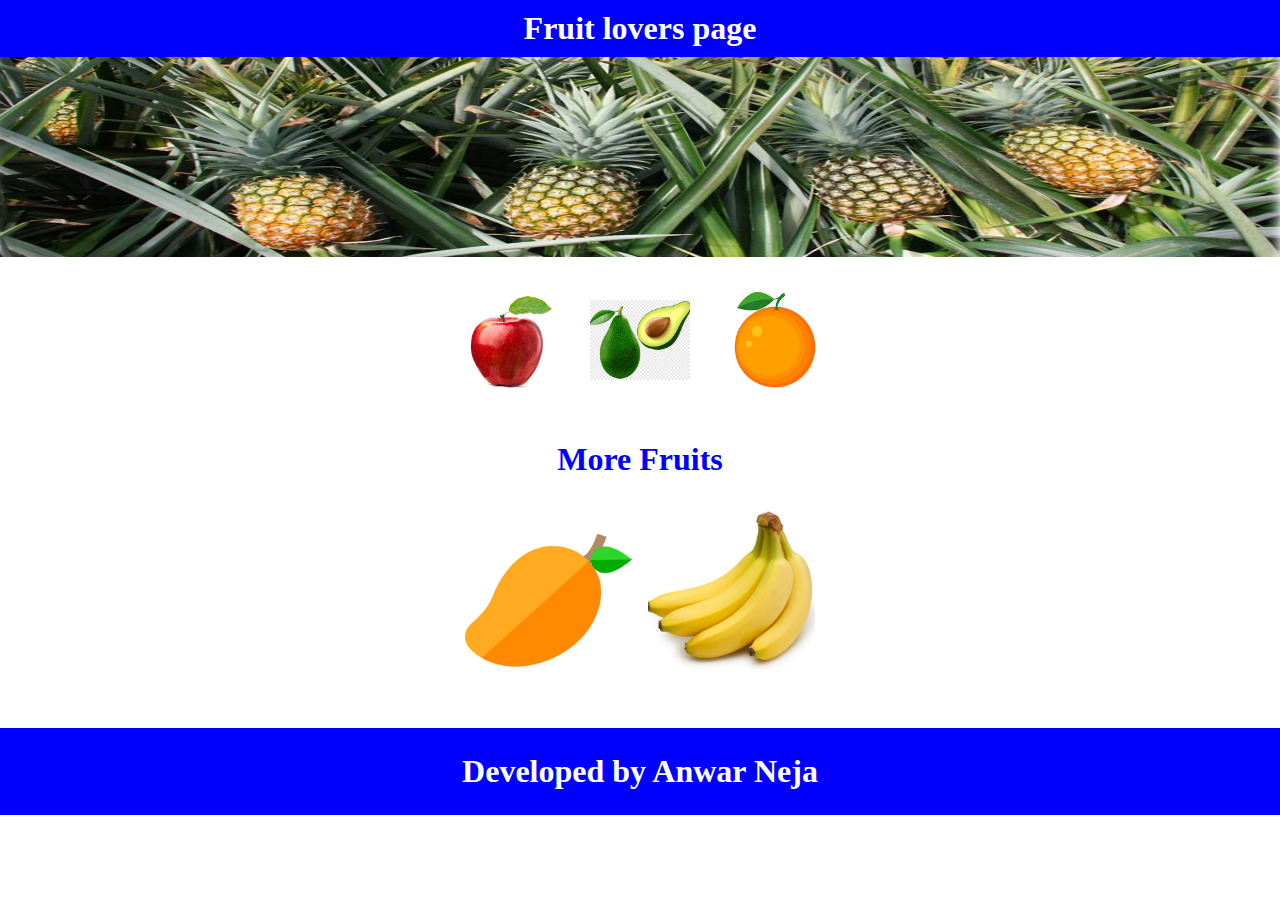
<file: fruitloverspage/index.html>
<!DOCTYPE html>
<html lang="en">
  <head>
    <meta charset="UTF-8" />
    <meta name="viewport" content="width=device-width, initial-scale=1.0" />
    <title>Document</title>
    <link rel="stylesheet" href="style.css" />
  </head>
  <body>
    <center><h1 class="txt-1">Fruit lovers page</h1></center>
    <img class="banner" src="images/banner.jpg" alt="" />
    <div class="continer-1">
      <div class="a">
        <img style="width: 100%" src="images/fruit-1.jpg" alt="" />
      </div>
      <div class="a">
        <img style="width: 100%" src="images/fruit-5.jpg" alt="" />
      </div>
      <div class="a">
        <img style="width: 100%" src="images/fruit-2.jpg" alt="" />
      </div>
    </div>
    <center><h1 style="margin-top: 30px; color: blue">More Fruits</h1></center>
    <div class="continer-2">
      <div class="e"><img height="100%" src="images/fruit-3.jpg" alt="" /></div>
      <div class="e"><img height="100%" src="images/fruit-4.jpg" alt="" /></div>
    </div>
    <footer>
      <div class="final"><h1>Developed by Anwar Neja</h1></div>
    </footer>
  </body>
</html>
</file>
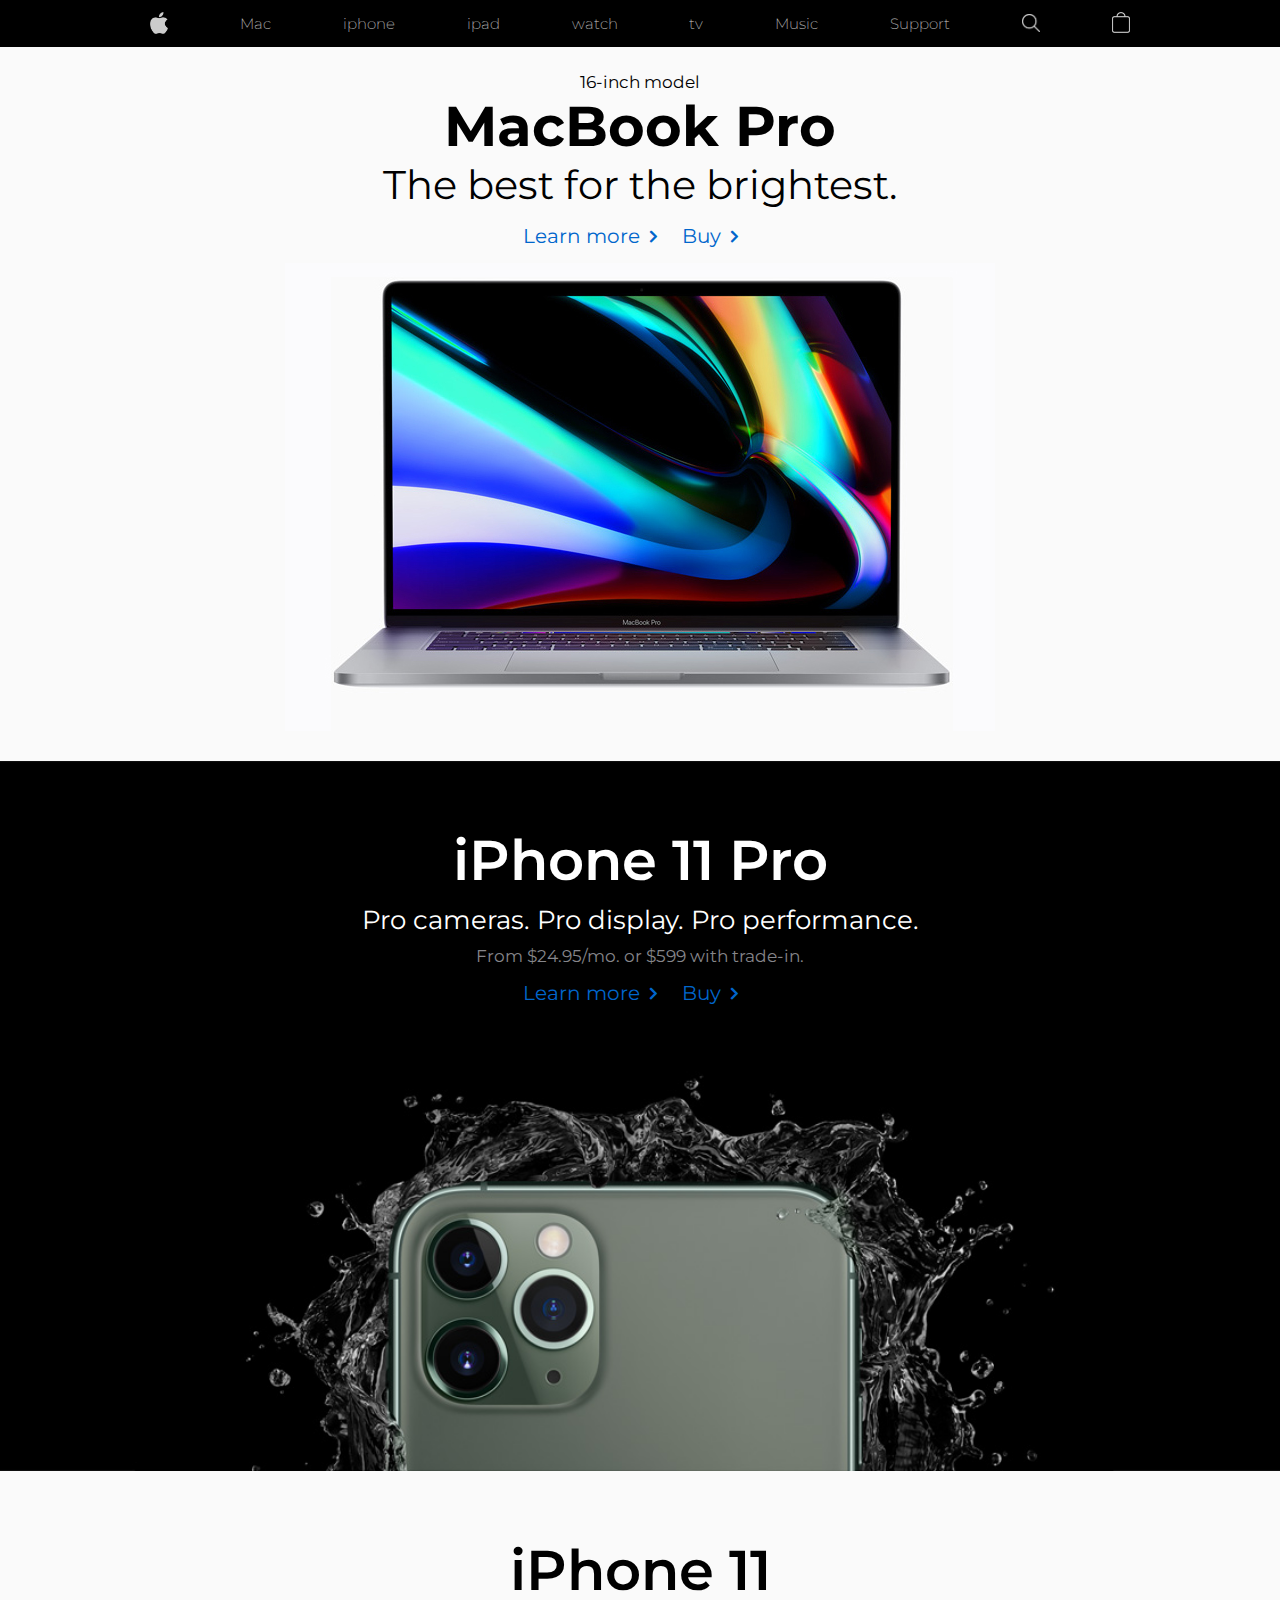
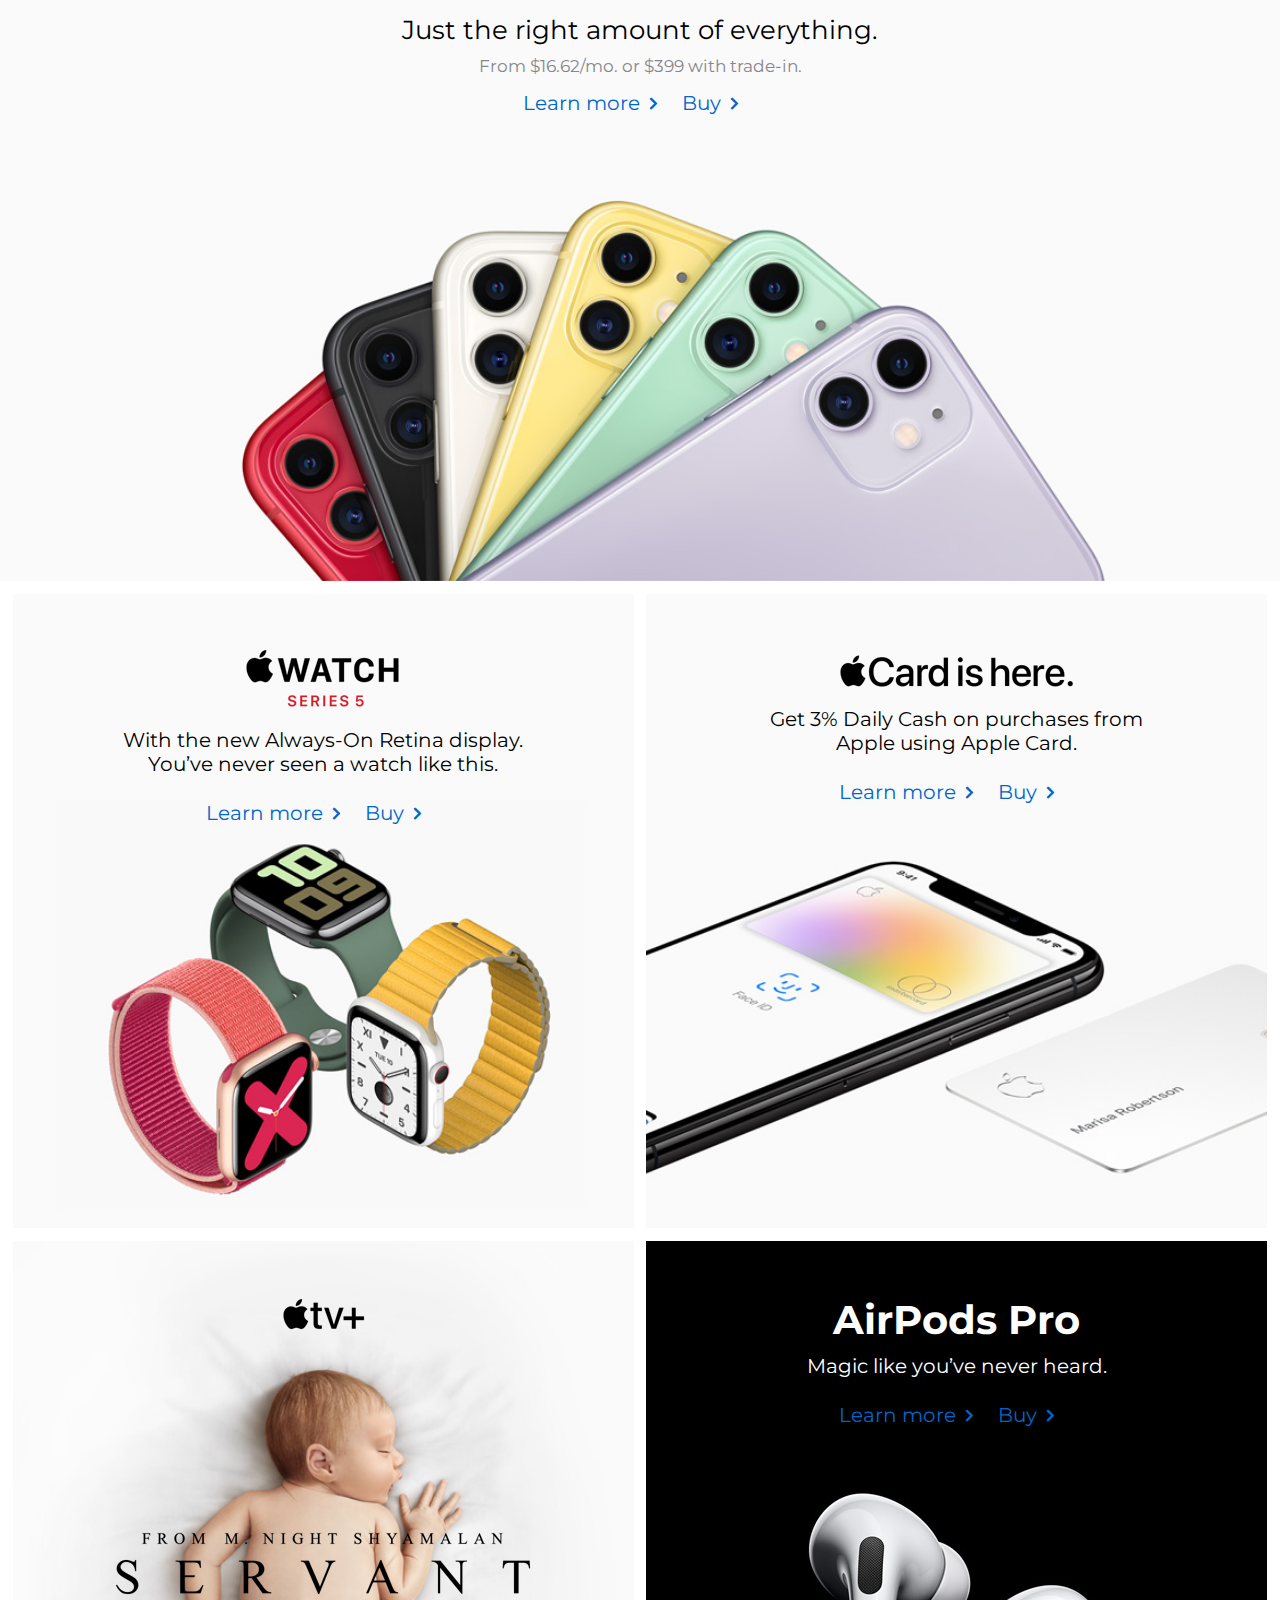
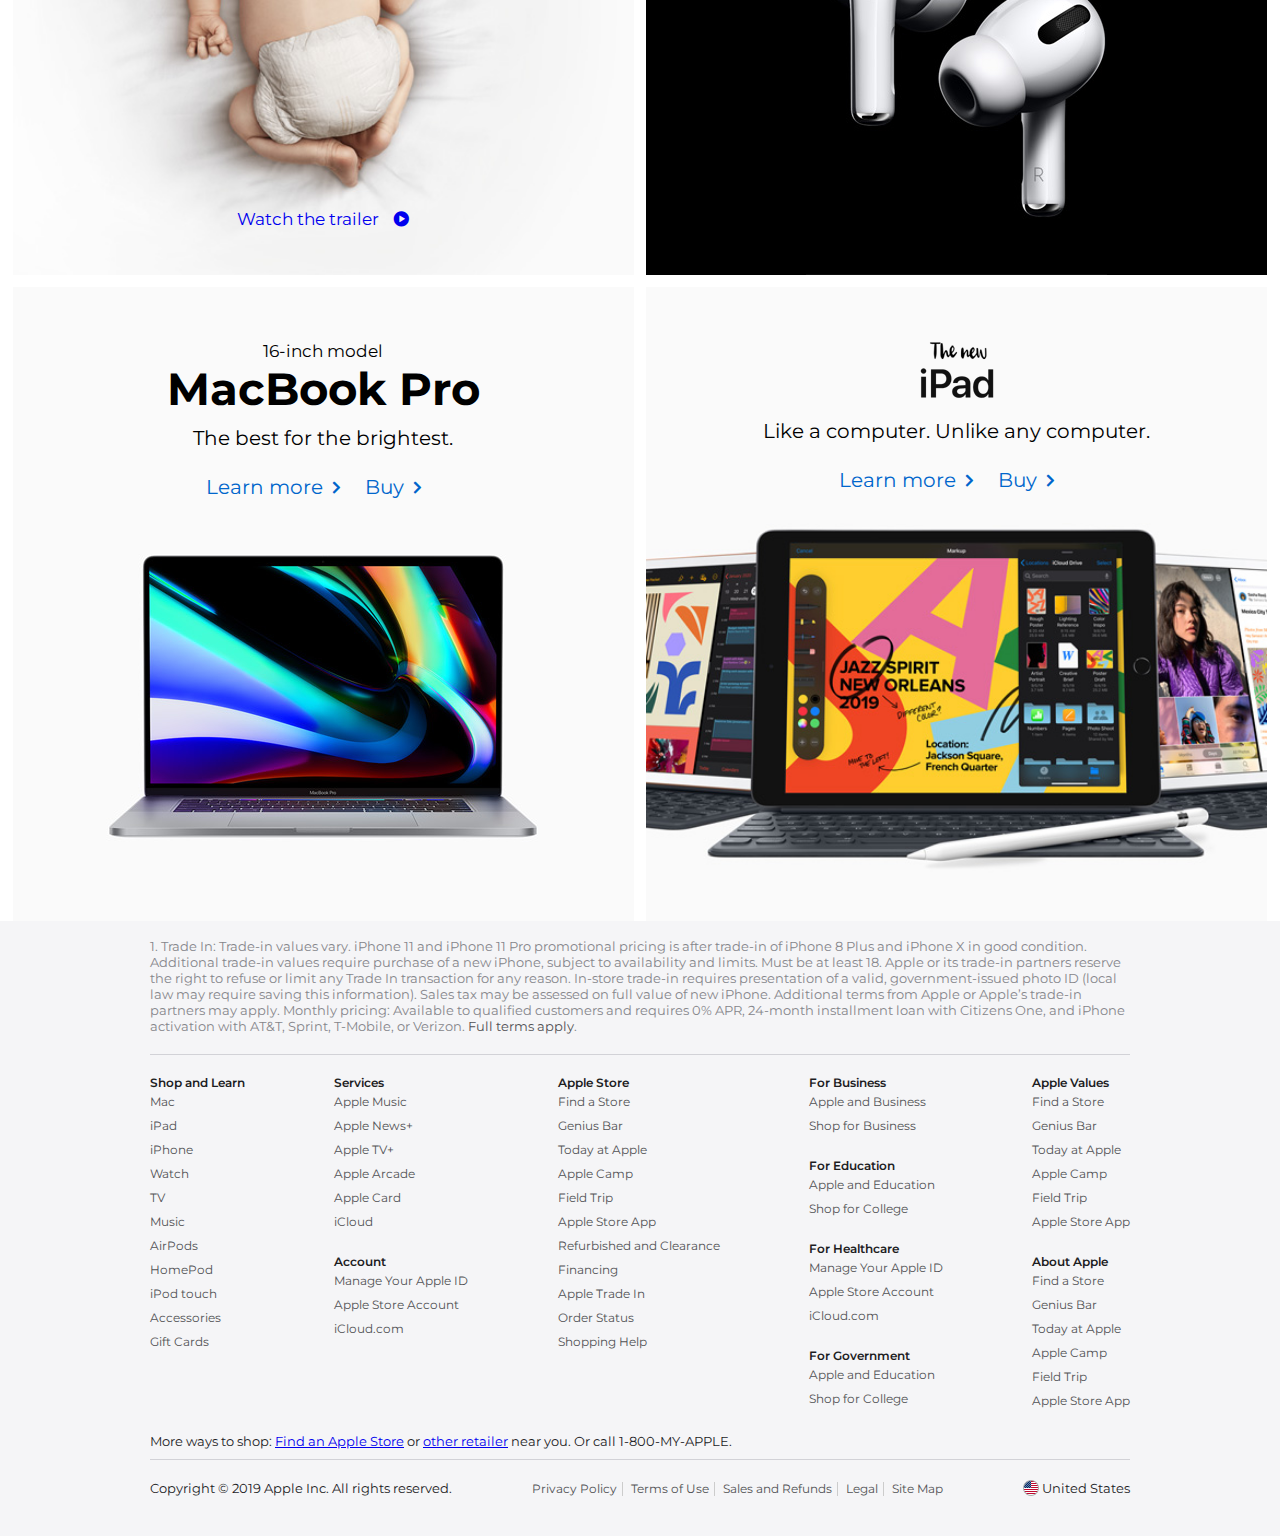
<file: APPLESHOMEPAGE/Resource/apple-html-css-replica (3)/apple-html-css-replica/index.html>
<!DOCTYPE html>
<html>
<head>
	<title>Apple Website</title>
	<link rel="stylesheet" type="text/css" href="css/styles.css">

	<!-- Link to the Font-Awesome Font -->
	<!-- This font gives us the option to use emojies, symbols, common logos and icons as a font -->
	<link rel="stylesheet" href="https://maxcdn.bootstrapcdn.com/font-awesome/4.6.2/css/font-awesome.min.css">

	<!-- Link to Montserrat font on Google Fonts-->
	<link href="https://fonts.googleapis.com/css?family=Montserrat:200,200i,300,300i,400,600,600i,700,700i,800,800i,900,900i&display=swap" rel="stylesheet">

</head>
<body>
	<div class="outer-wrapper"> 
		<header class="header-wrapper">
			<div class="internal-wrapper"> 
				<div class="header-links-wrapper">
					<ul>
						<li class="logo-link"><a href="/"><img src="images/icons/logo.png"></a></li>
						<li><a href="/mac/">Mac</a></li>
						<li><a href="#">iphone</a></li>
						<li><a href="#">ipad</a></li>
						<li><a href="#">watch</a></li>
						<li><a href="#">tv</a></li>
						<li><a href="#">Music</a></li>
						<li><a href="#">Support</a></li>
						<li class="search-link"><a href="/search/"><img src="images/icons/search-icon.png"></a></li>
						<li class="cart-link"><a  href="/cart/"><img src="images/icons/cart.png"></a></li>
					</ul>					
				</div>
			</div>
		</header>

		<section class="main-highlight-wrapper">
			<div class="internal-wrapper"> 
				<div class="model">
					16-inch model
				</div>

				<div class="product-title">
					MacBook Pro
				</div>

				<div class="brief-description">
					The best for the brightest.
				</div>

				<div class="links-wrapper">
					<ul>
						<li><a href="">Learn more</a></li>
						<li><a href="">Buy</a></li>
					</ul> 
				</div>

				<div class="main-image-wrapper">
					<img src="images/home/mac-laptop.jpg"/>
				</div>

			</div>
		</section> 

		<section class="second-hightlight-wrapper">
			<div class="internal-wrapper">
				<div class="title-wraper">
					iPhone 11 Pro 
				</div> 

				<div class="description-wrapper">
					Pro cameras. Pro display. Pro performance.
				</div>

				<div class="price-wrapper">
					From $24.95/mo. or $599 with trade‑in.
				</div>

				<div class="links-wrapper">
					<ul>
						<li><a href="">Learn more</a></li>
						<li><a href="">Buy</a></li>
					</ul> 
				</div>
			</div>
		</section>

		<section class="third-highlight-wrapper">
			<div class="internal-wrapper">
				<div class="title-wraper">
					iPhone 11 
				</div> 
				<div class="description-wrapper">
					Just the right amount of everything.
				</div>
				<div class="price-wrapper">
					From $16.62/mo. or $399 with trade‑in.
				</div>
				<div class="links-wrapper">
					<ul>
						<li><a href="">Learn more</a></li>
						<li><a href="">Buy</a></li>
					</ul> 
				</div>
			</div>
		</section>




		
		<section class="fourth-heghlight-wrapper">
			<div class="left-side-wrapper">
				<div class="top-logo-wrapper">
					<div class="logo-wrapper">
						<img src="images/icons/watch-series5-logo.png">
					</div>
				</div>
				<div class="description-wraper">
					With the new Always-On Retina display.<br>
					You’ve never seen a watch like this.
				</div>
				<div class="links-wrapper">
					<ul>
						<li><a href="">Learn more</a></li>
						<li><a href="">Buy</a></li>
					</ul> 
				</div>
			</div>
			<div class="right-side-wrapper">
				<div class="top-logo-wrapper">
					<div class="logo-wrapper">
						<img src="images/icons/apple-card-logo.png">
					</div>
				</div>
				<div class="description-wraper">
					Get 3% Daily Cash on purchases from Apple using Apple Card.
				</div>
				<div class="links-wrapper">
					<ul>
						<li><a href="">Learn more</a></li>
						<li><a href="">Buy</a></li>
					</ul> 
				</div>
			</div>	
		</section>
		<section class="fifth-heghlight-wrapper"> 
			<div class="left-side-wrapper">
				<div class="top-logo-wrapper">
					<div class="logo-wrapper">
						<img src="images/icons/apple-tv-logo.png">
					</div>
				</div>

				<div class="tvshow-logo-wraper">
					<img src="images/icons/servant-logo.png">
				</div>

				<div class="watch-more-wrapper">
					<a href="#">Watch the trailer</a>
				</div>
			</div>
			<div class="right-side-wrapper">
				<div class="top-logo-wrapper">
					<div class="logo-wrapper">
						AirPods Pro
					</div>
				</div>

				<div class="description-wraper">
					Magic like you’ve never heard.
				</div>

				<div class="links-wrapper">
					<ul>
						<li><a href="">Learn more</a></li>
						<li><a href="">Buy</a></li>
					</ul> 
				</div>
			</div>	
		</section>
		<section class="sixth-heghlight-wrapper"> 
			<div class="left-side-wrapper">
				<div class="model">
					16-inch model
				</div>

				<div class="product-title-small">
					MacBook Pro
				</div>

				<div class="description-wraper">
					The best for the brightest.
				</div>

				<div class="links-wrapper">
					<ul>
						<li><a href="">Learn more</a></li>
						<li><a href="">Buy</a></li>
					</ul> 
				</div>
			</div>
			<div class="right-side-wrapper">
				<div class="top-logo-wrapper">
					<div class="logo-wrapper">
						<img src="images/icons/new-ipad-logo.png">
					</div>
				</div>

				<div class="description-wraper">
					Like a computer. Unlike any computer.
				</div>

				<div class="links-wrapper">
					<ul>
						<li><a href="">Learn more</a></li>
						<li><a href="">Buy</a></li>
					</ul> 
				</div>
			</div>	
		</section>





		<footer class="footer-wrapper">
			<div class="internal-wrapper"> 
				<div class="upper-text-container">
					1. Trade In: Trade‑in values vary. iPhone 11 and iPhone 11 Pro promotional pricing is after trade‑in of iPhone 8 Plus and iPhone X in good condition. Additional trade‑in values require purchase of a new iPhone, subject to availability and limits. Must be at least 18. Apple or its trade-in partners reserve the right to refuse or limit any Trade In transaction for any reason. In‑store trade‑in requires presentation of a valid, government-issued photo ID (local law may require saving this information). Sales tax may be assessed on full value of new iPhone. Additional terms from Apple or Apple’s trade-in partners may apply. Monthly pricing: Available to qualified customers and requires 0% APR, 24‑month installment loan with Citizens One, and iPhone activation with AT&T, Sprint, T‑Mobile, or Verizon. <a href="#"> Full terms apply</a>.
				</div>
				<div class="footer-links-wrapper"> 
					<div class="links-wrapper-1">
						<h3>Shop and Learn</h3>
						<ul>
							<li><a href="#">Mac</a></li>
							<li><a href="#">iPad</a></li>
							<li><a href="#">iPhone</a></li>
							<li><a href="#">Watch</a></li>
							<li><a href="#">TV</a></li>
							<li><a href="#">Music</a></li>
							<li><a href="#">AirPods</a></li>
							<li><a href="#">HomePod</a></li>
							<li><a href="#">iPod touch</a></li>
							<li><a href="#">Accessories</a></li>
							<li><a href="#">Gift Cards</a></li>
						</ul>
					</div> 
					<div class="links-wrapper-2">
						<h3>Services</h3>
						<ul>
							<li><a href="#">Apple Music</a></li>
							<li><a href="#">Apple News+</a></li>
							<li><a href="#">Apple TV+</a></li>
							<li><a href="#">Apple Arcade</a></li>
							<li><a href="#">Apple Card</a></li>
							<li><a href="#">iCloud</a></li>
						</ul>
						<h3>Account</h3>
						<ul>
							<li><a href="#">Manage Your Apple ID</a></li>
							<li><a href="#">Apple Store Account</a></li>
							<li><a href="#">iCloud.com</a></li>
						</ul>					
					</div> 
					<div class="links-wrapper-3">
						<h3>Apple Store</h3>
						<ul>
							<li><a href="#">Find a Store</a></li>
							<li><a href="#">Genius Bar</a></li>
							<li><a href="#">Today at Apple</a></li>
							<li><a href="#">Apple Camp</a></li>
							<li><a href="#">Field Trip</a></li>
							<li><a href="#">Apple Store App</a></li>
							<li><a href="#">Refurbished and Clearance</a></li>
							<li><a href="#">Financing</a></li>
							<li><a href="#">Apple Trade In</a></li>
							<li><a href="#">Order Status</a></li>
							<li><a href="#">Shopping Help</a></li>
						</ul>
					</div> 
					<div class="links-wrapper-4">
						<h3>For Business</h3>
						<ul>
							<li><a href="#">Apple and Business</a></li>
							<li><a href="#">Shop for Business</a></li>
						</ul>		
						<h3>For Education</h3>
						<ul>
							<li><a href="#">Apple and Education</a></li>
							<li><a href="#">Shop for College</a></li>
						</ul>
						<h3>For Healthcare</h3>
						<ul>
							<li><a href="#">Manage Your Apple ID</a></li>
							<li><a href="#">Apple Store Account</a></li>
							<li><a href="#">iCloud.com</a></li>
						</ul>	
						<h3>For Government</h3>
						<ul>
							<li><a href="#">Apple and Education</a></li>
							<li><a href="#">Shop for College</a></li>
						</ul>
					</div> 

					<div class="links-wrapper-5">
						<h3>Apple Values</h3>
						<ul>
							<li><a href="#">Find a Store</a></li>
							<li><a href="#">Genius Bar</a></li>
							<li><a href="#">Today at Apple</a></li>
							<li><a href="#">Apple Camp</a></li>
							<li><a href="#">Field Trip</a></li>
							<li><a href="#">Apple Store App</a></li>
						</ul>
						<h3>About Apple</h3>
						<ul>
							<li><a href="#">Find a Store</a></li>
							<li><a href="#">Genius Bar</a></li>
							<li><a href="#">Today at Apple</a></li>
							<li><a href="#">Apple Camp</a></li>
							<li><a href="#">Field Trip</a></li>
							<li><a href="#">Apple Store App</a></li>
						</ul>						
					</div> 
				</div>
				<div class="my-apple-wrapper"> 
					More ways to shop: <a href="#">Find an Apple Store</a> or <a href="#">other retailer</a> near you. Or call 1-800-MY-APPLE.
				</div>
				<div class="copyright-wrapper">
					<div class="copyright">
						Copyright © 2019 Apple Inc. All rights reserved.
					</div>
					<div class="footer-links-terms">
						<ul>
							<li><a href="#">Privacy Policy</a></li>
							<li><a href="#">Terms of Use</a></li>
							<li><a href="#">Sales and Refunds</a></li>
							<li><a href="#">Legal</a></li>
							<li><a href="#">Site Map</a></li>
						</ul>
					</div>
					<div class="footer-country">
						<div class="flag-wrapper"><img src="images/icons/16.png"></div> <div class="footer-country-name">United States</div> 
					</div>
				</div>
			</div>
		</footer> 
	</div>


</body>
</html>
</file>
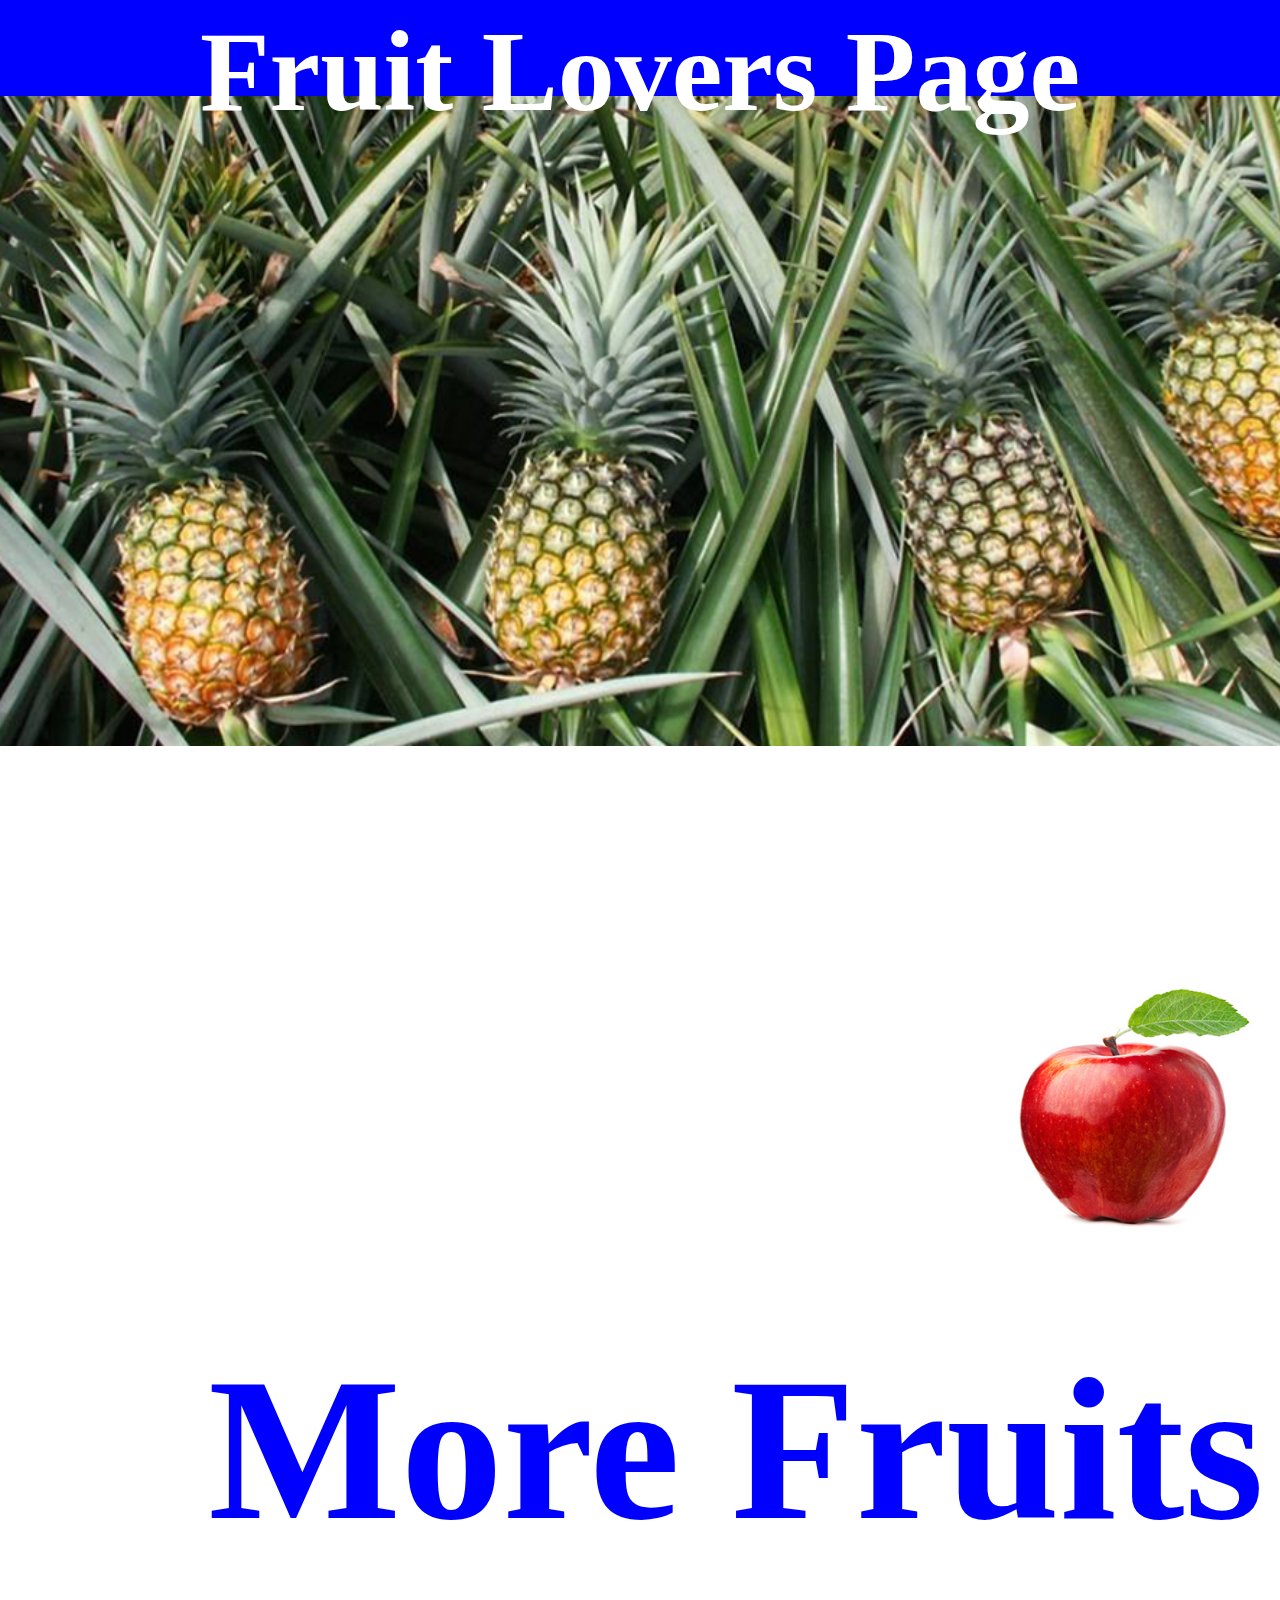
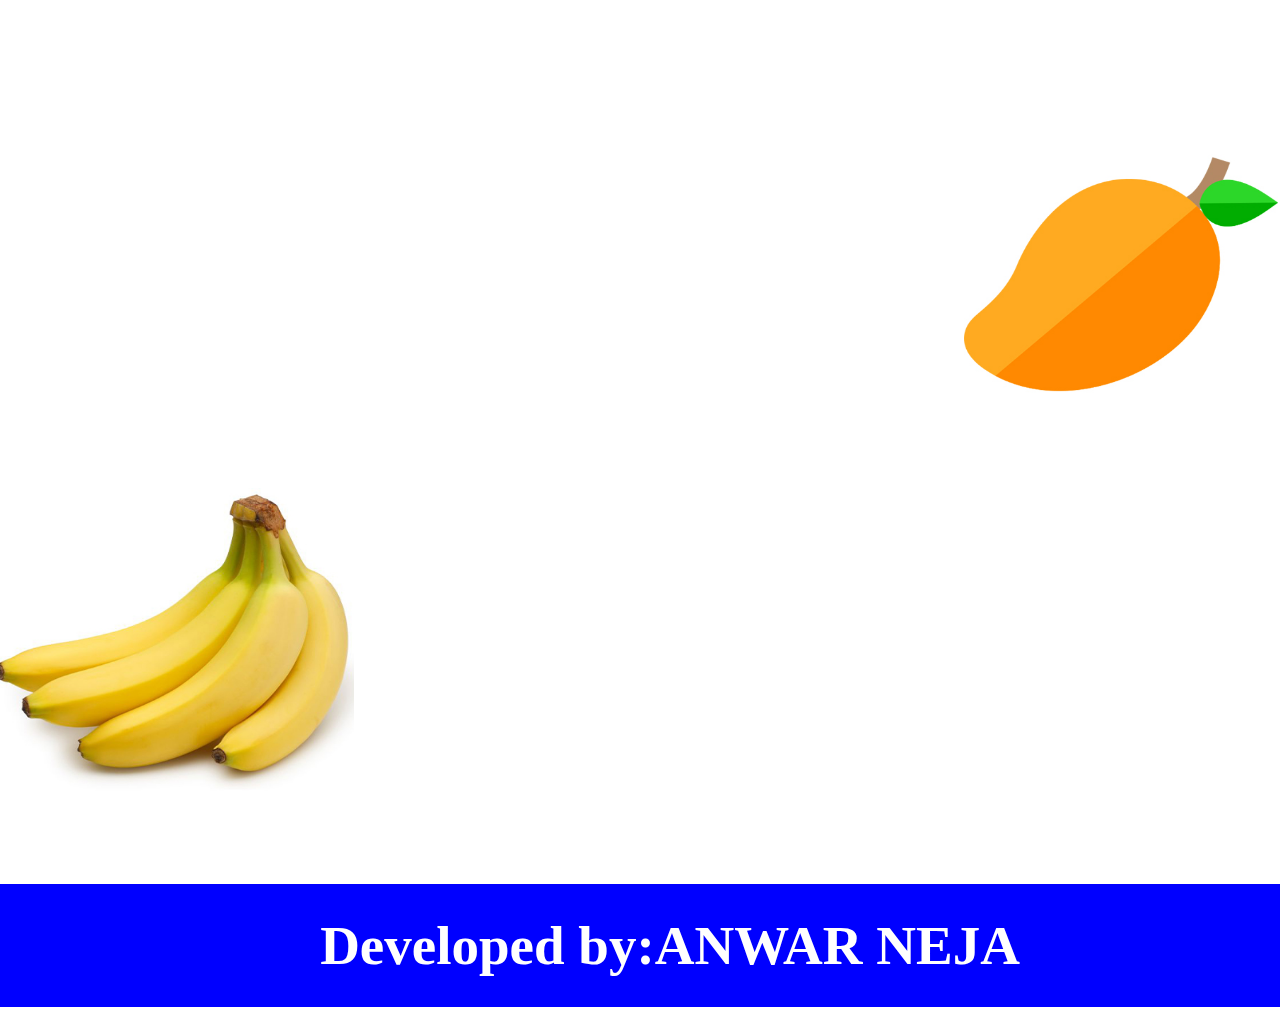
<file: fruitloverspage/secondassignment.html>
<!DOCTYPE html>
<html lang="en">
<head>
    <meta charset="UTF-8">
    <meta name="viewport" content="width=device-width, initial-scale=1.0">
    <title>Document</title>
    <link rel="stylesheet" href="secondassignment.css">
</head>
<body>
   <nav><h1>Fruit Lovers Page</h1></nav> 
   <header class="img"></header> 
   <div class="wrapper">
     <div class="apple"><img src="../fruitloverspage/images/fruit-1.jpg" alt=""></div>
     <div class="fruit2"><img src="../fruitloverspage/images/fruit-5.jpg" alt=""></div>
     <div class="fruit3"><img src="../fruitloverspage/images/fruit-2.jpg" alt=""></div>
   </div>
   <section class="content"><h1>More Fruits</h1></section>
   <span class="container">
     <img src="../fruitloverspage/images/fruit-3.jpg" alt="" class="sectionimage">
     <img src="../fruitloverspage/images/fruit-4.jpg" alt="" class="fee">
   </span>
   <footer class="endfooter">Developed by:ANWAR NEJA</footer>
</body>
</html>
</file>
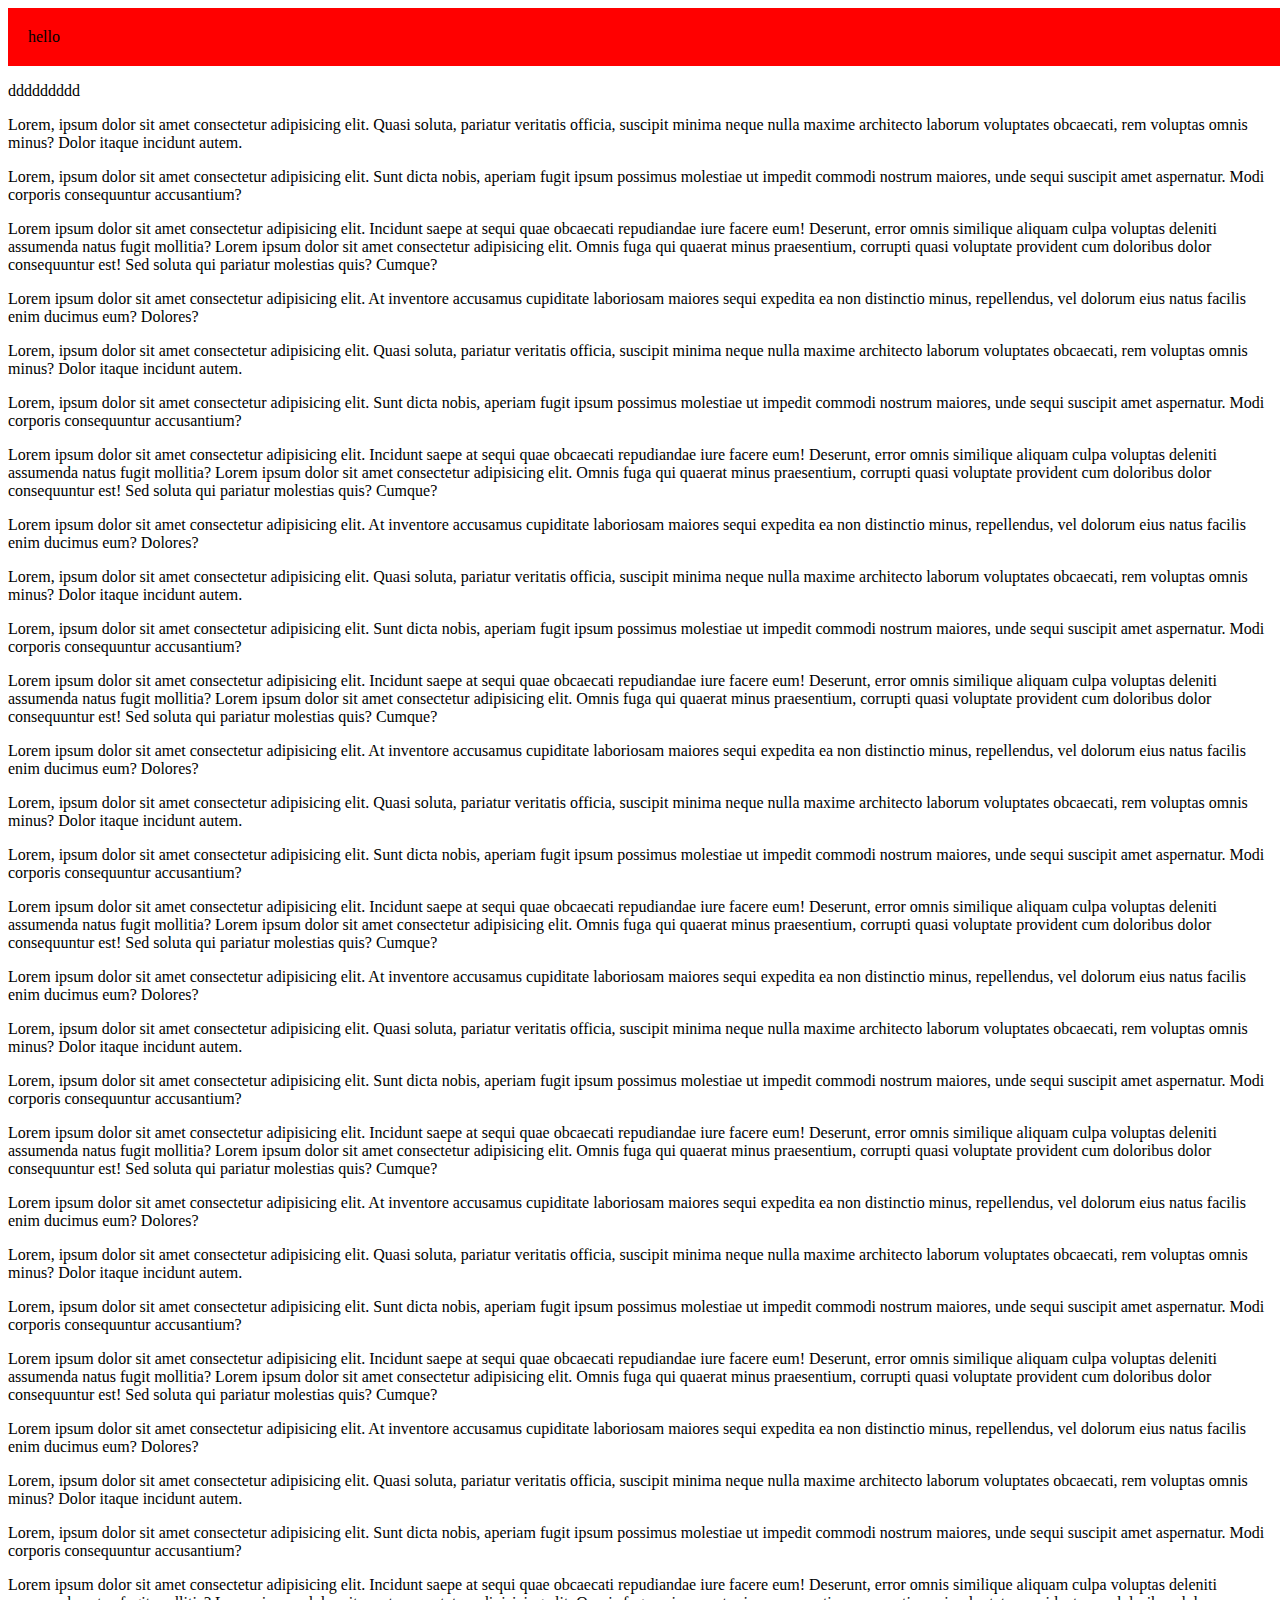
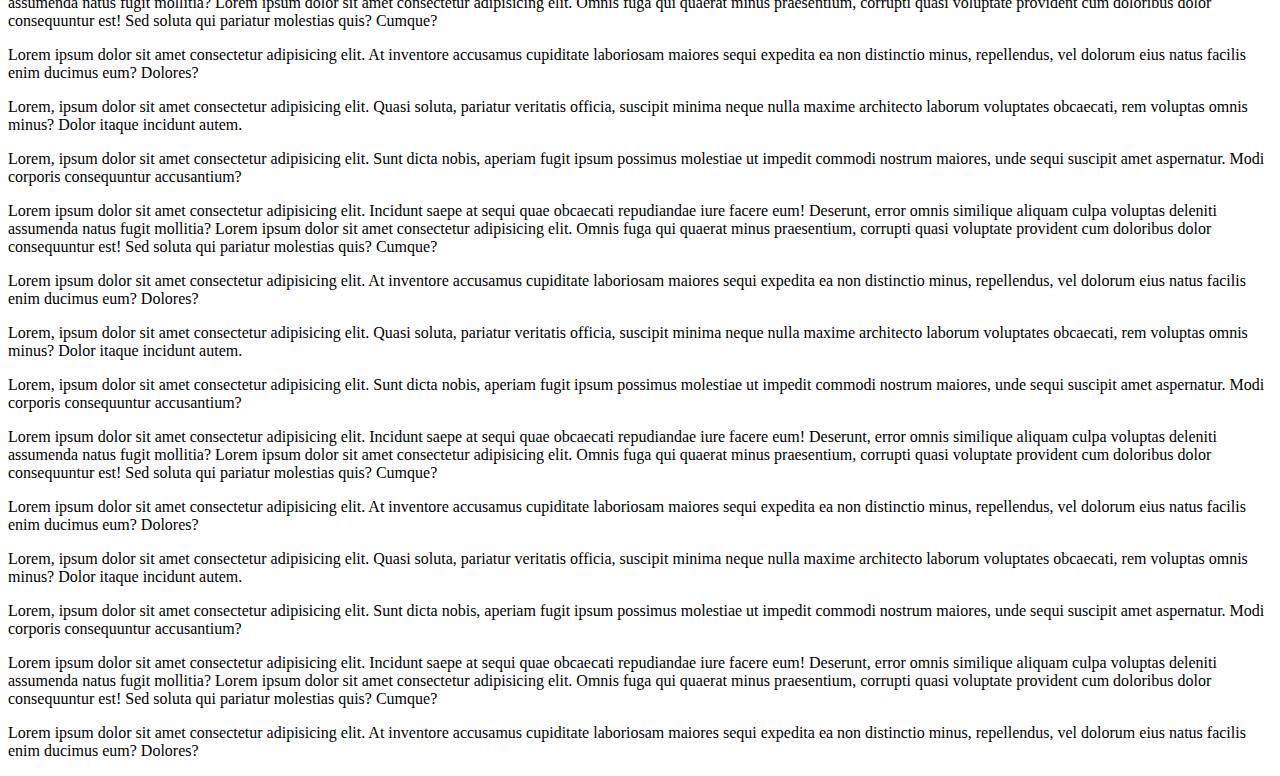
<file: fruitloverspage/position/position.html>
<!DOCTYPE html>
<html lang="en">
<head>
    <meta charset="UTF-8">
    <meta name="viewport" content="width=device-width, initial-scale=1.0">
    <title>Document</title>
    <link rel="stylesheet" href="position.css">
</head>
<body>
    <!-- <div class="header">
       hello
    
    </div>
    <p>Lorem ipsum dolor sit amet consectetur, adipisicing elit. Architecto similique veniam, culpa, impedit debitis soluta blanditiis reiciendis, corporis eius eum fugiat labore possimus beatae necessitatibus voluptates neque adipisci modi quod!100
        Lorem ipsum dolor sit amet, consectetur adipisicing elit. Quod unde quibusdam aliquam alias distinctio eum architecto adipisci blanditiis, earum provident labore totam iste praesentium beatae, dolores veritatis possimus voluptatem.
        Lorem, ipsum dolor sit amet consectetur adipisicing elit. Autem rem iusto ea, nostrum quas dolorem ab porro. Nulla distinctio atque in tenetur, est culpa magni quibusdam. Explicabo porro velit natus!Lorem
        Lorem ipsum dolor sit amet consectetur adipisicing elit. Sunt repudiandae molestiae animi dolores alias aut ex accusantium autem eius assumenda? Quasi deserunt facilis dolores saepe optio recusandae praesentium laboriosam a.
        Lorem ipsum dolor sit amet consectetur adipisicing elit. Labore, rerum optio recusandae ab ullam, quo debitis deserunt repudiandae facilis reprehenderit soluta natus porro sed fuga molestias nesciunt, praesentium ratione! Debitis.
        Lorem ipsum dolor sit amet consectetur, adipisicing elit. Reprehenderit odit sed, odio nihil minus incidunt modi totam aliquid commodi animi cum unde nam. Minima aliquid, optio quidem porro ut harum?
    </p> -->
    <!-- <div class="parent">
        hello this is parent text
        <div class="child">child text</div>
    </div> -->
   <div class="sticky">
    hello
   </div>
   <p>ddddddddd</p>
   <p>Lorem, ipsum dolor sit amet consectetur adipisicing elit. Quasi soluta, pariatur veritatis officia, suscipit minima neque nulla maxime architecto laborum voluptates obcaecati, rem voluptas omnis minus? Dolor itaque incidunt autem.</p>
   <p>Lorem, ipsum dolor sit amet consectetur adipisicing elit. Sunt dicta nobis, aperiam fugit ipsum possimus molestiae ut impedit commodi nostrum maiores, unde sequi suscipit amet aspernatur. Modi corporis consequuntur accusantium?</p>
   Lorem ipsum dolor sit amet consectetur adipisicing elit. Incidunt saepe at sequi quae obcaecati repudiandae iure facere eum! Deserunt, error omnis similique aliquam culpa voluptas deleniti assumenda natus fugit mollitia?
    Lorem ipsum dolor sit amet consectetur adipisicing elit. Omnis fuga qui quaerat minus praesentium, corrupti quasi voluptate provident cum doloribus dolor consequuntur est! Sed soluta qui pariatur molestias quis? Cumque?
    <p>Lorem ipsum dolor sit amet consectetur adipisicing elit. At inventore accusamus cupiditate laboriosam maiores sequi expedita ea non distinctio minus, repellendus, vel dolorum eius natus facilis enim ducimus eum? Dolores?</p>
    Lorem, ipsum dolor sit amet consectetur adipisicing elit. Quasi soluta, pariatur veritatis officia, suscipit minima neque nulla maxime architecto laborum voluptates obcaecati, rem voluptas omnis minus? Dolor itaque incidunt autem.</p>
   <p>Lorem, ipsum dolor sit amet consectetur adipisicing elit. Sunt dicta nobis, aperiam fugit ipsum possimus molestiae ut impedit commodi nostrum maiores, unde sequi suscipit amet aspernatur. Modi corporis consequuntur accusantium?</p>
   Lorem ipsum dolor sit amet consectetur adipisicing elit. Incidunt saepe at sequi quae obcaecati repudiandae iure facere eum! Deserunt, error omnis similique aliquam culpa voluptas deleniti assumenda natus fugit mollitia?
    Lorem ipsum dolor sit amet consectetur adipisicing elit. Omnis fuga qui quaerat minus praesentium, corrupti quasi voluptate provident cum doloribus dolor consequuntur est! Sed soluta qui pariatur molestias quis? Cumque?
    <p>Lorem ipsum dolor sit amet consectetur adipisicing elit. At inventore accusamus cupiditate laboriosam maiores sequi expedita ea non distinctio minus, repellendus, vel dolorum eius natus facilis enim ducimus eum? Dolores?</p>
    Lorem, ipsum dolor sit amet consectetur adipisicing elit. Quasi soluta, pariatur veritatis officia, suscipit minima neque nulla maxime architecto laborum voluptates obcaecati, rem voluptas omnis minus? Dolor itaque incidunt autem.</p>
   <p>Lorem, ipsum dolor sit amet consectetur adipisicing elit. Sunt dicta nobis, aperiam fugit ipsum possimus molestiae ut impedit commodi nostrum maiores, unde sequi suscipit amet aspernatur. Modi corporis consequuntur accusantium?</p>
   Lorem ipsum dolor sit amet consectetur adipisicing elit. Incidunt saepe at sequi quae obcaecati repudiandae iure facere eum! Deserunt, error omnis similique aliquam culpa voluptas deleniti assumenda natus fugit mollitia?
    Lorem ipsum dolor sit amet consectetur adipisicing elit. Omnis fuga qui quaerat minus praesentium, corrupti quasi voluptate provident cum doloribus dolor consequuntur est! Sed soluta qui pariatur molestias quis? Cumque?
    <p>Lorem ipsum dolor sit amet consectetur adipisicing elit. At inventore accusamus cupiditate laboriosam maiores sequi expedita ea non distinctio minus, repellendus, vel dolorum eius natus facilis enim ducimus eum? Dolores?</p>

Lorem, ipsum dolor sit amet consectetur adipisicing elit. Quasi soluta, pariatur veritatis officia, suscipit minima neque nulla maxime architecto laborum voluptates obcaecati, rem voluptas omnis minus? Dolor itaque incidunt autem.</p>
   <p>Lorem, ipsum dolor sit amet consectetur adipisicing elit. Sunt dicta nobis, aperiam fugit ipsum possimus molestiae ut impedit commodi nostrum maiores, unde sequi suscipit amet aspernatur. Modi corporis consequuntur accusantium?</p>
   Lorem ipsum dolor sit amet consectetur adipisicing elit. Incidunt saepe at sequi quae obcaecati repudiandae iure facere eum! Deserunt, error omnis similique aliquam culpa voluptas deleniti assumenda natus fugit mollitia?
    Lorem ipsum dolor sit amet consectetur adipisicing elit. Omnis fuga qui quaerat minus praesentium, corrupti quasi voluptate provident cum doloribus dolor consequuntur est! Sed soluta qui pariatur molestias quis? Cumque?
    <p>Lorem ipsum dolor sit amet consectetur adipisicing elit. At inventore accusamus cupiditate laboriosam maiores sequi expedita ea non distinctio minus, repellendus, vel dolorum eius natus facilis enim ducimus eum? Dolores?</p>
Lorem, ipsum dolor sit amet consectetur adipisicing elit. Quasi soluta, pariatur veritatis officia, suscipit minima neque nulla maxime architecto laborum voluptates obcaecati, rem voluptas omnis minus? Dolor itaque incidunt autem.</p>
   <p>Lorem, ipsum dolor sit amet consectetur adipisicing elit. Sunt dicta nobis, aperiam fugit ipsum possimus molestiae ut impedit commodi nostrum maiores, unde sequi suscipit amet aspernatur. Modi corporis consequuntur accusantium?</p>
   Lorem ipsum dolor sit amet consectetur adipisicing elit. Incidunt saepe at sequi quae obcaecati repudiandae iure facere eum! Deserunt, error omnis similique aliquam culpa voluptas deleniti assumenda natus fugit mollitia?
    Lorem ipsum dolor sit amet consectetur adipisicing elit. Omnis fuga qui quaerat minus praesentium, corrupti quasi voluptate provident cum doloribus dolor consequuntur est! Sed soluta qui pariatur molestias quis? Cumque?
    <p>Lorem ipsum dolor sit amet consectetur adipisicing elit. At inventore accusamus cupiditate laboriosam maiores sequi expedita ea non distinctio minus, repellendus, vel dolorum eius natus facilis enim ducimus eum? Dolores?</p>
    Lorem, ipsum dolor sit amet consectetur adipisicing elit. Quasi soluta, pariatur veritatis officia, suscipit minima neque nulla maxime architecto laborum voluptates obcaecati, rem voluptas omnis minus? Dolor itaque incidunt autem.</p>
   <p>Lorem, ipsum dolor sit amet consectetur adipisicing elit. Sunt dicta nobis, aperiam fugit ipsum possimus molestiae ut impedit commodi nostrum maiores, unde sequi suscipit amet aspernatur. Modi corporis consequuntur accusantium?</p>
   Lorem ipsum dolor sit amet consectetur adipisicing elit. Incidunt saepe at sequi quae obcaecati repudiandae iure facere eum! Deserunt, error omnis similique aliquam culpa voluptas deleniti assumenda natus fugit mollitia?
    Lorem ipsum dolor sit amet consectetur adipisicing elit. Omnis fuga qui quaerat minus praesentium, corrupti quasi voluptate provident cum doloribus dolor consequuntur est! Sed soluta qui pariatur molestias quis? Cumque?
    <p>Lorem ipsum dolor sit amet consectetur adipisicing elit. At inventore accusamus cupiditate laboriosam maiores sequi expedita ea non distinctio minus, repellendus, vel dolorum eius natus facilis enim ducimus eum? Dolores?</p>
    Lorem, ipsum dolor sit amet consectetur adipisicing elit. Quasi soluta, pariatur veritatis officia, suscipit minima neque nulla maxime architecto laborum voluptates obcaecati, rem voluptas omnis minus? Dolor itaque incidunt autem.</p>
   <p>Lorem, ipsum dolor sit amet consectetur adipisicing elit. Sunt dicta nobis, aperiam fugit ipsum possimus molestiae ut impedit commodi nostrum maiores, unde sequi suscipit amet aspernatur. Modi corporis consequuntur accusantium?</p>
   Lorem ipsum dolor sit amet consectetur adipisicing elit. Incidunt saepe at sequi quae obcaecati repudiandae iure facere eum! Deserunt, error omnis similique aliquam culpa voluptas deleniti assumenda natus fugit mollitia?
    Lorem ipsum dolor sit amet consectetur adipisicing elit. Omnis fuga qui quaerat minus praesentium, corrupti quasi voluptate provident cum doloribus dolor consequuntur est! Sed soluta qui pariatur molestias quis? Cumque?
    <p>Lorem ipsum dolor sit amet consectetur adipisicing elit. At inventore accusamus cupiditate laboriosam maiores sequi expedita ea non distinctio minus, repellendus, vel dolorum eius natus facilis enim ducimus eum? Dolores?</p>
    Lorem, ipsum dolor sit amet consectetur adipisicing elit. Quasi soluta, pariatur veritatis officia, suscipit minima neque nulla maxime architecto laborum voluptates obcaecati, rem voluptas omnis minus? Dolor itaque incidunt autem.</p>
   <p>Lorem, ipsum dolor sit amet consectetur adipisicing elit. Sunt dicta nobis, aperiam fugit ipsum possimus molestiae ut impedit commodi nostrum maiores, unde sequi suscipit amet aspernatur. Modi corporis consequuntur accusantium?</p>
   Lorem ipsum dolor sit amet consectetur adipisicing elit. Incidunt saepe at sequi quae obcaecati repudiandae iure facere eum! Deserunt, error omnis similique aliquam culpa voluptas deleniti assumenda natus fugit mollitia?
    Lorem ipsum dolor sit amet consectetur adipisicing elit. Omnis fuga qui quaerat minus praesentium, corrupti quasi voluptate provident cum doloribus dolor consequuntur est! Sed soluta qui pariatur molestias quis? Cumque?
    <p>Lorem ipsum dolor sit amet consectetur adipisicing elit. At inventore accusamus cupiditate laboriosam maiores sequi expedita ea non distinctio minus, repellendus, vel dolorum eius natus facilis enim ducimus eum? Dolores?</p>
    Lorem, ipsum dolor sit amet consectetur adipisicing elit. Quasi soluta, pariatur veritatis officia, suscipit minima neque nulla maxime architecto laborum voluptates obcaecati, rem voluptas omnis minus? Dolor itaque incidunt autem.</p>
   <p>Lorem, ipsum dolor sit amet consectetur adipisicing elit. Sunt dicta nobis, aperiam fugit ipsum possimus molestiae ut impedit commodi nostrum maiores, unde sequi suscipit amet aspernatur. Modi corporis consequuntur accusantium?</p>
   Lorem ipsum dolor sit amet consectetur adipisicing elit. Incidunt saepe at sequi quae obcaecati repudiandae iure facere eum! Deserunt, error omnis similique aliquam culpa voluptas deleniti assumenda natus fugit mollitia?
    Lorem ipsum dolor sit amet consectetur adipisicing elit. Omnis fuga qui quaerat minus praesentium, corrupti quasi voluptate provident cum doloribus dolor consequuntur est! Sed soluta qui pariatur molestias quis? Cumque?
    <p>Lorem ipsum dolor sit amet consectetur adipisicing elit. At inventore accusamus cupiditate laboriosam maiores sequi expedita ea non distinctio minus, repellendus, vel dolorum eius natus facilis enim ducimus eum? Dolores?</p>
    Lorem, ipsum dolor sit amet consectetur adipisicing elit. Quasi soluta, pariatur veritatis officia, suscipit minima neque nulla maxime architecto laborum voluptates obcaecati, rem voluptas omnis minus? Dolor itaque incidunt autem.</p>
   <p>Lorem, ipsum dolor sit amet consectetur adipisicing elit. Sunt dicta nobis, aperiam fugit ipsum possimus molestiae ut impedit commodi nostrum maiores, unde sequi suscipit amet aspernatur. Modi corporis consequuntur accusantium?</p>
   Lorem ipsum dolor sit amet consectetur adipisicing elit. Incidunt saepe at sequi quae obcaecati repudiandae iure facere eum! Deserunt, error omnis similique aliquam culpa voluptas deleniti assumenda natus fugit mollitia?
    Lorem ipsum dolor sit amet consectetur adipisicing elit. Omnis fuga qui quaerat minus praesentium, corrupti quasi voluptate provident cum doloribus dolor consequuntur est! Sed soluta qui pariatur molestias quis? Cumque?
    <p>Lorem ipsum dolor sit amet consectetur adipisicing elit. At inventore accusamus cupiditate laboriosam maiores sequi expedita ea non distinctio minus, repellendus, vel dolorum eius natus facilis enim ducimus eum? Dolores?</p>
</body>
</html>
</file>
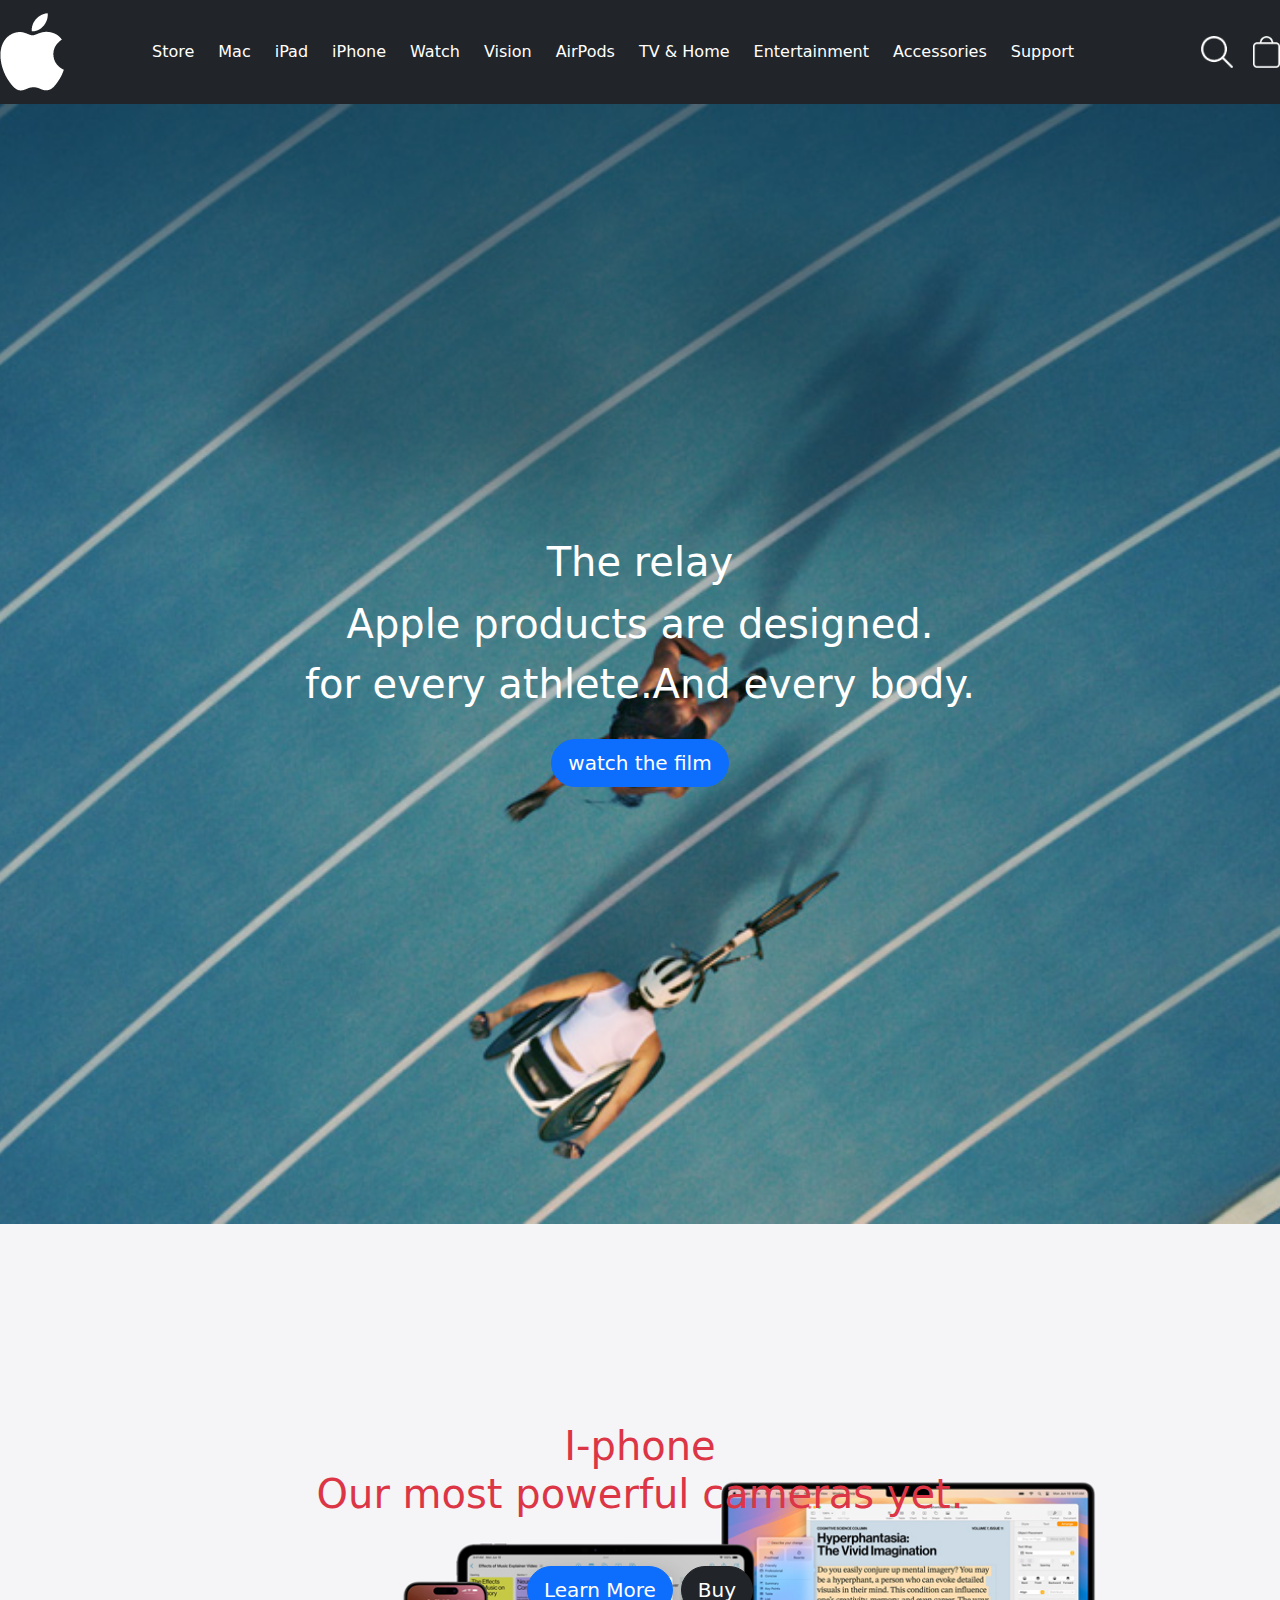
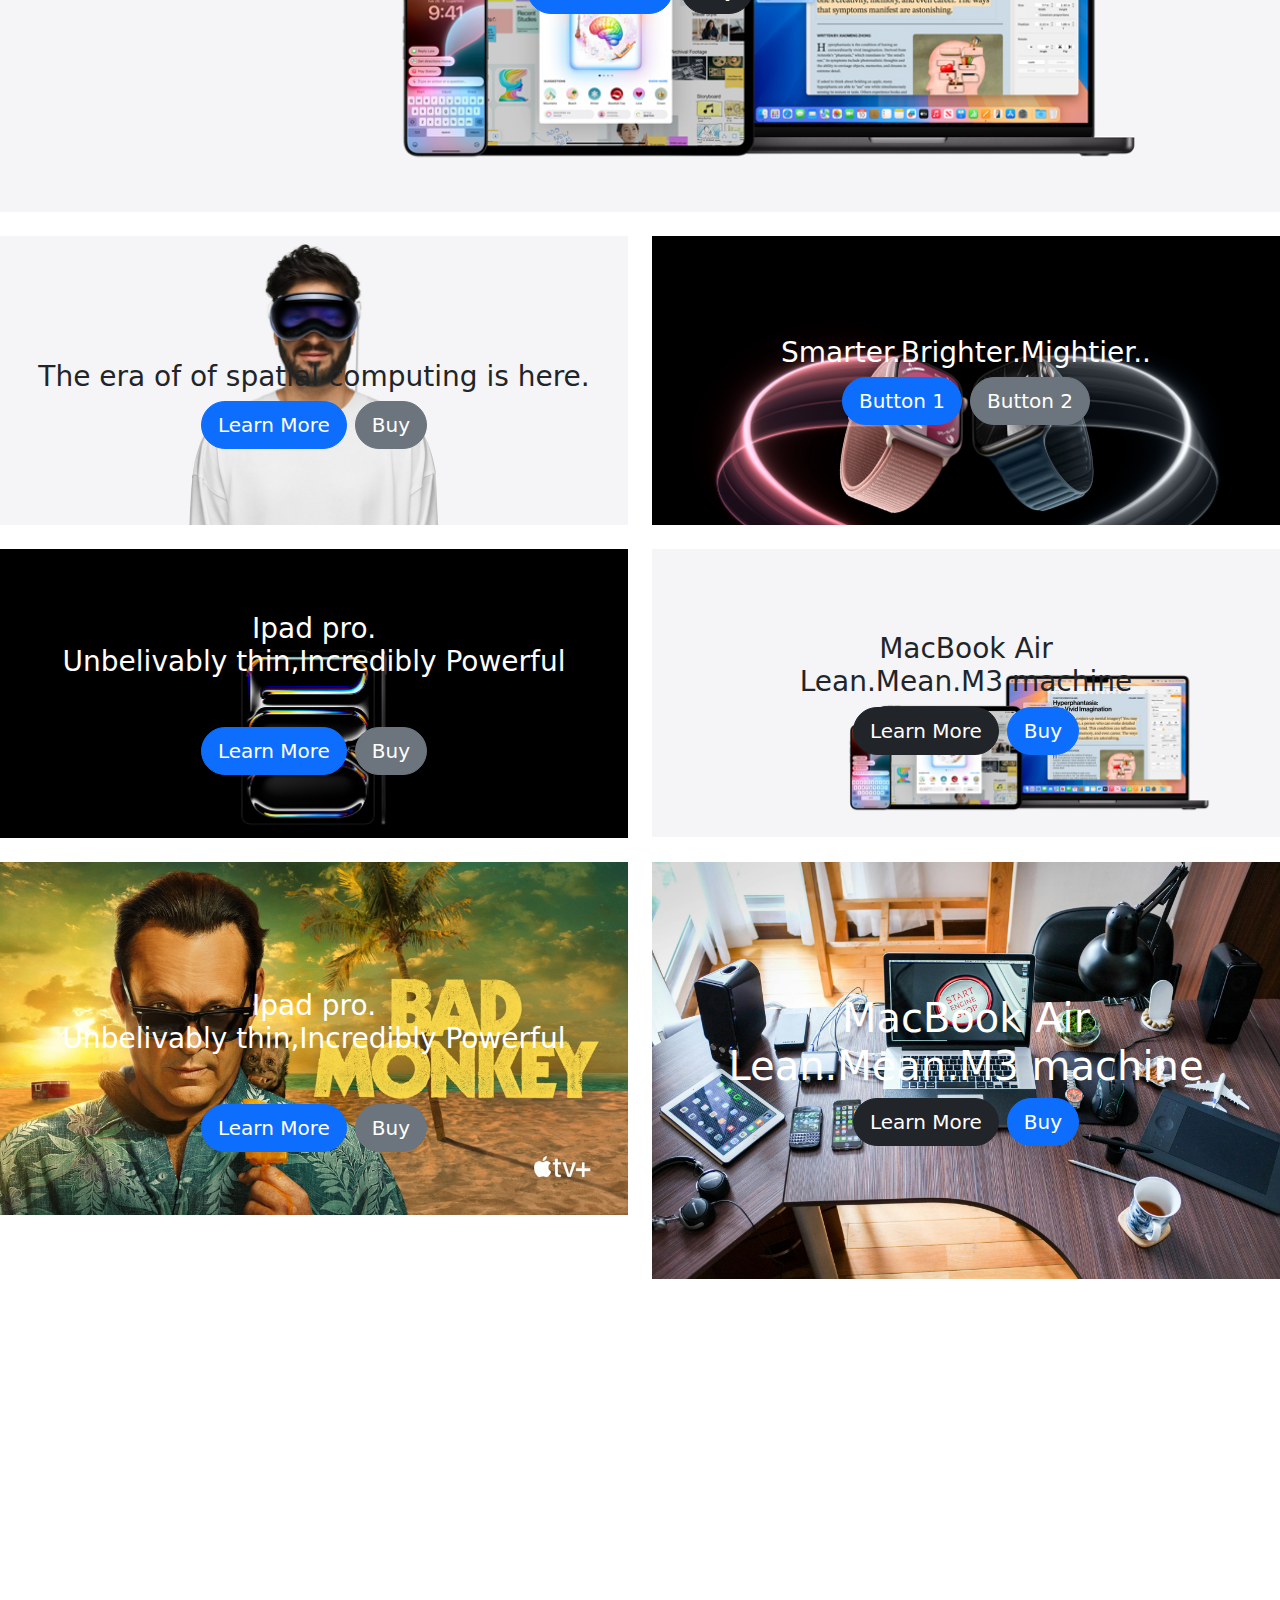
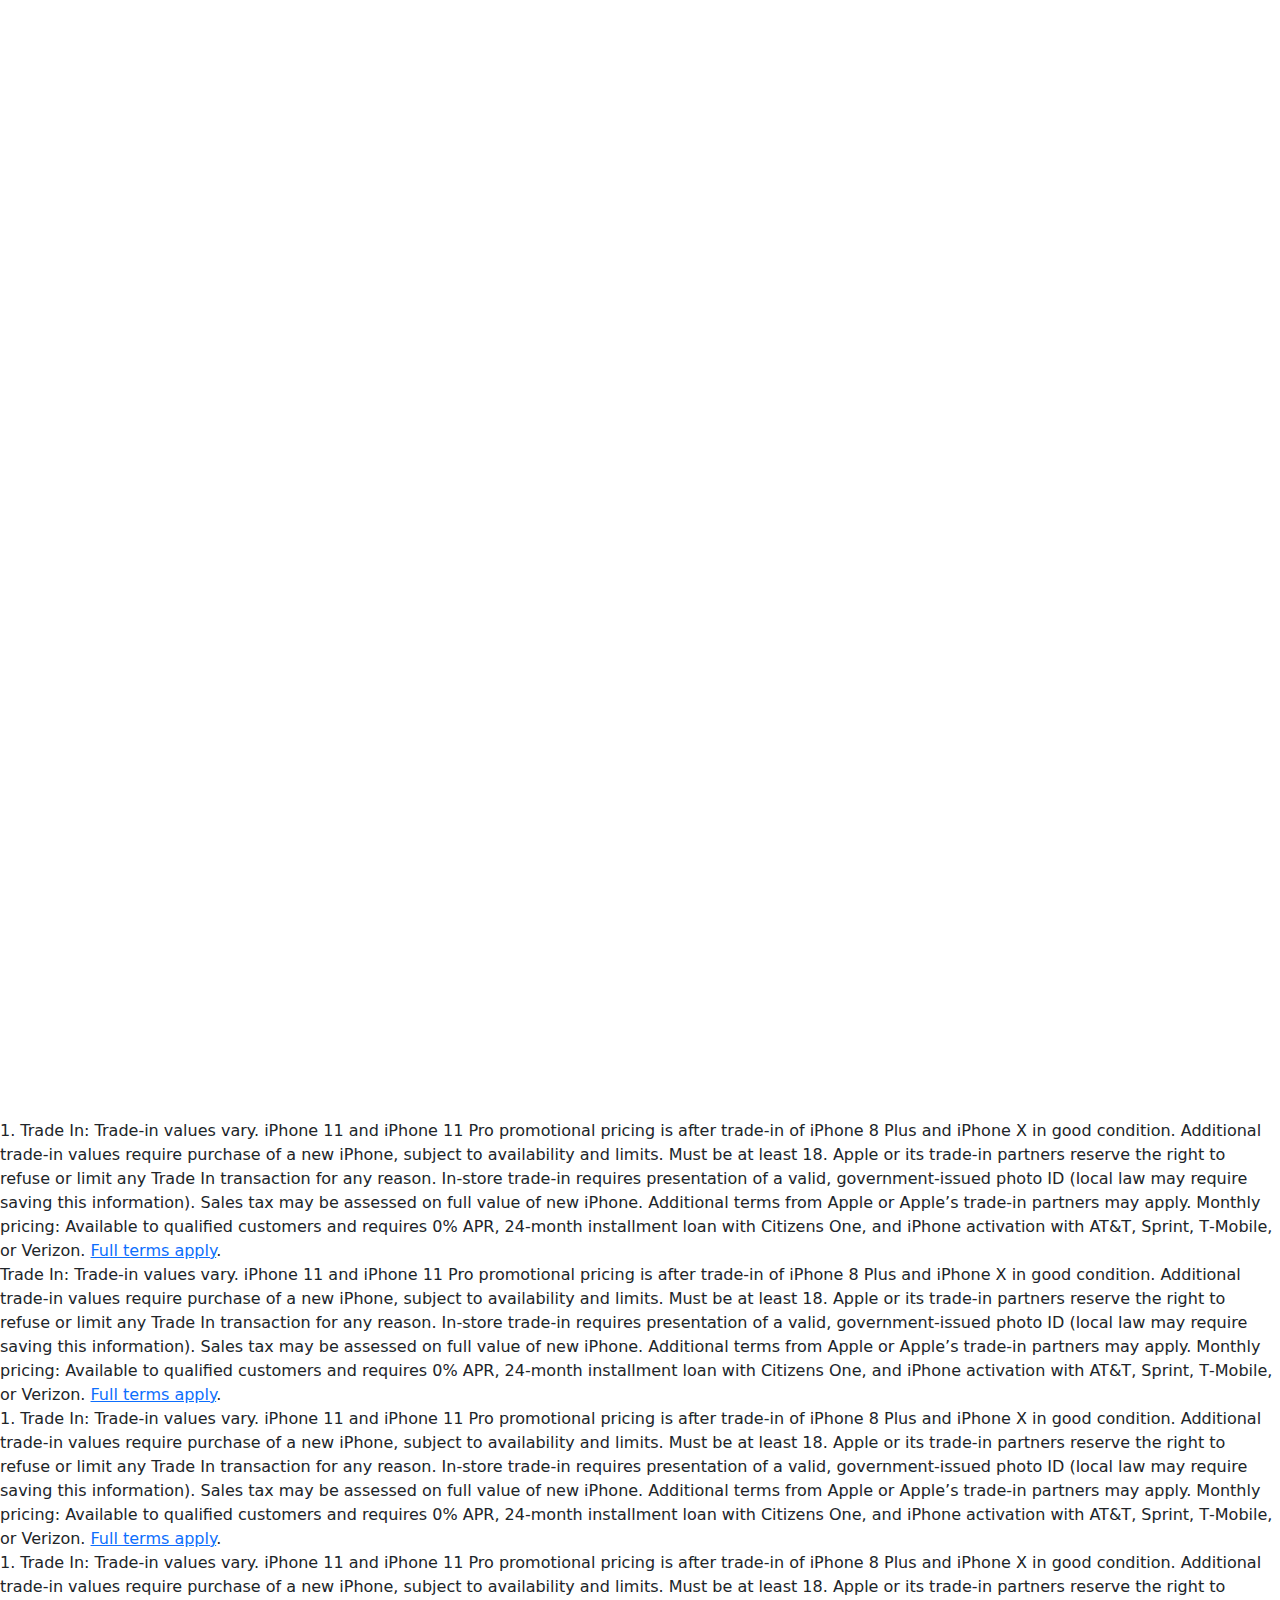
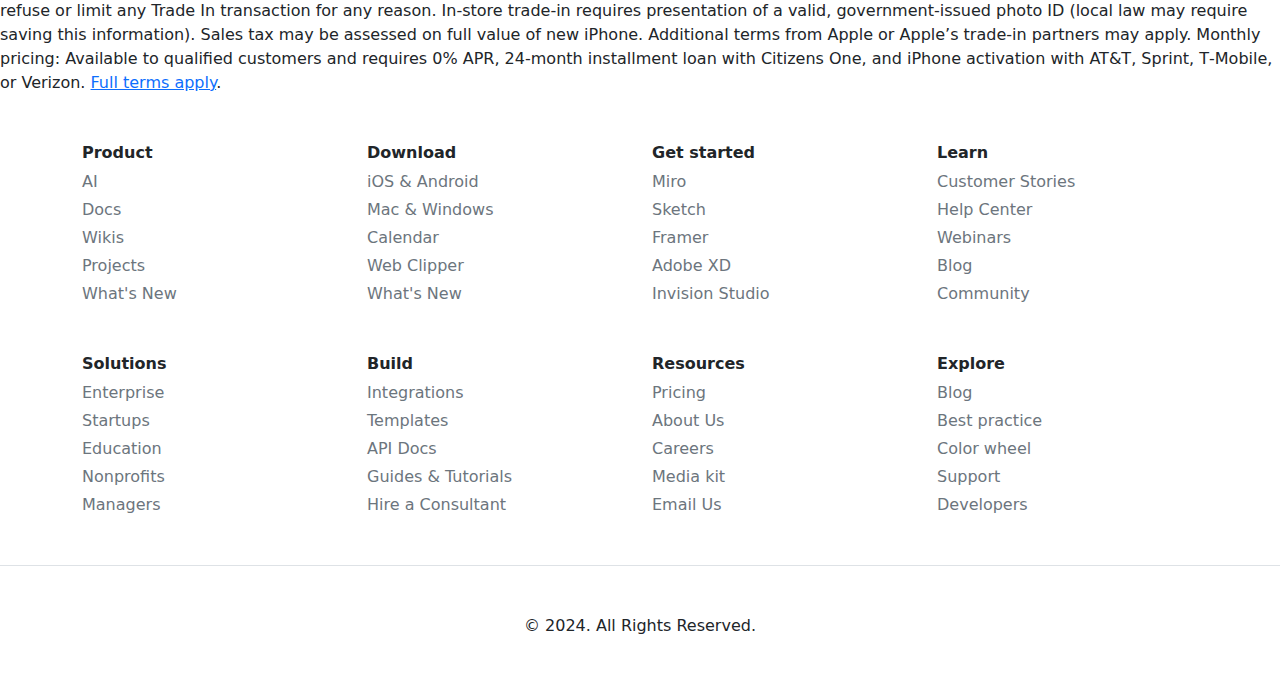
<file: bootstrapaasinment final main.zip (2)/bootstrapaasinment main.zip/bootstrapaasinment/booooot.html>
<!DOCTYPE html>
<html lang="en">
<head>
    <meta charset="UTF-8">
    <meta name="viewport" content="width=device-width, initial-scale=1.0">
    <title>Document</title>
    <link href="https://cdn.jsdelivr.net/npm/bootstrap@5.3.3/dist/css/bootstrap.min.css" rel="stylesheet" integrity="sha384-QWTKZyjpPEjISv5WaRU9OFeRpok6YctnYmDr5pNlyT2bRjXh0JMhjY6hW+ALEwIH" crossorigin="anonymous">
    <style>
        body {
            overflow-x: hidden;
        }

        .navbar-nav .nav-item {
            margin-right: 0.5em; /* Space out the items */
        }
        
        .navbar-brand1 img {
            height: 2em !important ;
          
            

        }
          .d-flex.ms-auto {
            margin-left: auto; /* Push icons to the right */
            gap: 4px;
        }

        .navbar-nav {
            margin-left: 4em; /* Remove left margin to use full width */
        }
        

        .navbar {
            padding-left: 0;
            padding-right: 0; /* Remove padding to prevent extra white space */
            margin: 0; /* Ensure no margin on navbar */
        }
          .container-fluid {
            padding-left: 0;
            padding-right: 0; 
            overflow-x: hidden;/* Remove padding to prevent extra white space */
        }
        

         .container-fluid img {
            width: 100%; /* Ensure images take full width of their container */
            height: auto; /* Maintain aspect ratio */
        }
       
        .navbar-nav .nav-link {
            font-size: 1rem; /* Increase font size */
        }
         .img-fluid {
            width: 100%; /* Ensure images span the full width of their container */
        }
    </style>
</head>
<body>
    <nav class="navbar navbar-expand-lg bg-dark navbar-dark">
        <div class="container-fluid">
            <!-- Logo -->
            <a class="navbar-brand" href="#">
                <img src="../bootstrapaasinment/project/images/pic/newimages/logo.png" alt="Logo">
            </a>
            
            <!-- Navbar Content -->
            <div class="collapse navbar-collapse" id="navbarNav">
                <!-- Navbar Links (Visible on lg screens and up) -->
                <ul class="navbar-nav me-auto mb-2 mb-lg-0 d-none d-lg-flex">
                    <li class="nav-item"><a class="nav-link active text-white" href="#">Store</a></li>
                    <li class="nav-item"><a class="nav-link text-white" href="#">Mac</a></li>
                    <li class="nav-item"><a class="nav-link text-white" href="#">iPad</a></li>
                    <li class="nav-item"><a class="nav-link text-white" href="#">iPhone</a></li>
                    <li class="nav-item"><a class="nav-link text-white" href="#">Watch</a></li>
                    <li class="nav-item"><a class="nav-link text-white" href="#">Vision</a></li>
                    <li class="nav-item"><a class="nav-link text-white" href="#">AirPods</a></li>
                    <li class="nav-item"><a class="nav-link text-white" href="#">TV & Home</a></li>
                    <li class="nav-item"><a class="nav-link text-white" href="#">Entertainment</a></li>
                    <li class="nav-item"><a class="nav-link text-white" href="#">Accessories</a></li>
                    <li class="nav-item"><a class="nav-link text-white" href="#">Support</a></li>
                </ul>
            </div>
            
            <!-- Search and Cart Icons (Always visible) -->
            <div class="d-flex ms-auto">
                <a class="navbar-brand1 text-white" href="#">
                    <img src="../bootstrapaasinment/project/images/pic/newimages/search-icon.png" style="position: relative; right: 50%;" class="img-fluid" alt="Search">
                </a>
                <a class="navbar-brand1 text-white" href="#">
                    <img src="../bootstrapaasinment/project/images/pic/newimages/cart.png" class="img-fluid" alt="Cart">
                </a>
            </div>
        </div>
    </nav>
     <div class="container-fluid  d-flex justify-content-center align-items-center text-center bg-dark" style="background-image: url('../bootstrapaasinment/project/images/pic/newimages/hero_paralympics__f0u9lu6obdiu_large.jpg'); background-size: cover; background-position: center; height: 70em;">
        <div class="text-white fs-1">
            <h1>The relay</h1>
            <p>Apple products are designed.<br>for every athlete.And every body.</p>
            <a href="#" class="btn btn-primary rounded-pill btn-lg">watch the film</a>
        </div>
    </div>
    <!-- section before -->
     <section>
         <div class="container-fluid position-relative">
            <!-- Logo -->
            
            <a class="navbar-brand" href="#">
                <img src="../bootstrapaasinment/project/images/pic/newimages/promo_ai__couihqxznyvm_large.jpg" class="img-fluid" alt="Logo">
            </a>
            <div class="d-flex flex-column justify-content-center align-items-center text-center position-absolute top-0 start-0 w-100 h-100 " >
                        <h1 class="fs-1 text-danger mb-5">I-phone<br>Our most powerful cameras yet.</h1>
                        <div class="d-flex gap-2">
                          <button class="btn btn-primary rounded-pill btn-lg">Learn More</button>
                          <button class="btn btn-dark rounded-pill btn-lg">Buy</button>
                         
            </div>
     </section>
    <!-- section one -->
     <section class="">
        <div class="container-fluid">
            <div class="row">
                <div class="position-relative col-sm-12 col-md-6 mt-4 ">
                    <img src="../bootstrapaasinment/project/images/pic/newimages/promo_apple_vision_pro__f4v4zp0sum2y_large.jpg" class="img-fluid" alt="">
                    <div class="d-flex flex-column justify-content-center align-items-center text-center position-absolute top-0 start-0 w-100 h-100 " >
                        <h1 class="fs-3 text-dark mt-5"> The era of of spatial computing is here.</h1>
                        <div class="d-flex gap-2">
                          <button class="btn btn-primary rounded-pill btn-lg">Learn More</button>
                          <button class="btn btn-secondary rounded-pill btn-lg">Buy</button>
                         </div> 
                    </div>
                </div>
                <div class="position-relative col-sm-12 col-md-6 mt-4 ">
                    <img src="../bootstrapaasinment/project/images/pic/newimages/promo_apple_watch_series_9_order__b3u85rm9zf6u_large.jpg" class="img-fluid"  alt="">
                    <div class="d-flex flex-column justify-content-center align-items-center text-center position-absolute top-0 start-0 w-100 h-100 " >
                        <h1 class="fs-3 text-white"> Smarter.Brighter.Mightier..</h1>
                        <div class="d-flex gap-2">
                          <button class="btn btn-primary rounded-pill btn-lg">Button 1</button>
                          <button class="btn btn-secondary rounded-pill btn-lg">Button 2</button>
                         </div> 
                    </div>
                </div>
            </div>
        </div>
     </section> 
     <!-- section -->
      <section>
         <div class="container-fluid">
            <div class="row">
                <div class="position-relative col-sm-12 col-md-6 mt-4 ">
                    <img src="../bootstrapaasinment/project/images/pic/newimages/promo_ipadpro__ch217v9v7no2_large.jpg" class="img-fluid" alt="">
                    <div class="d-flex flex-column justify-content-center align-items-center text-center position-absolute top-0 start-0 w-100 h-100 " >
                        <h1 class="fs-3 text-white mb-5"> Ipad pro.<br>Unbelivably thin,Incredibly Powerful</h1>
                        <div class="d-flex gap-2">
                          <button class="btn btn-primary rounded-pill btn-lg">Learn More</button>
                          <button class="btn btn-secondary rounded-pill btn-lg">Buy</button>
                         </div> 
                    </div>
                </div>
                <div class="position-relative col-sm-12 col-md-6 mt-4 ">
                    <img src="../bootstrapaasinment/project/images/pic/newimages/promo_ai__couihqxznyvm_large.jpg" class="img-fluid"  alt="">
                    <div class="d-flex flex-column justify-content-center align-items-center text-center position-absolute top-0 start-0 w-100 h-100 " >
                        <h1 class="fs-3 text-dark"> MacBook Air<br> Lean.Mean.M3 machine</h1>
                        <div class="d-flex gap-2">
                          <button class="btn btn-dark rounded-pill btn-lg">Learn More</button>
                          <button class="btn btn-primary rounded-pill btn-lg">Buy</button>
                         </div> 
                    </div>
                </div>
            </div>
        </div>
      </section>
      <!-- section 3 -->
       <section>
         <div class="container-fluid">
            <div class="row">
                <div class="position-relative col-sm-12 col-md-6 mt-4 ">
                    <img src="../bootstrapaasinment/project/images/pic/newimages/980x551 (5).jpg" class="img-fluid" alt="">
                    <div class="d-flex flex-column justify-content-center align-items-center text-center position-absolute top-0 start-0 w-100 h-100 " >
                        <h1 class="fs-3 text-white mb-5"> Ipad pro.<br>Unbelivably thin,Incredibly Powerful</h1>
                        <div class="d-flex gap-2">
                          <button class="btn btn-primary rounded-pill btn-lg">Learn More</button>
                          <button class="btn btn-secondary rounded-pill btn-lg">Buy</button>
                         </div> 
                    </div>
                </div>
                <div class="position-relative col-sm-12 col-md-6 mt-4 ">
                    <img src="../bootstrapaasinment/project/images/pic/newimages/pexels-pixabay-356056.jpg" class="img-fluid"  alt="">
                    <div class="d-flex flex-column justify-content-center align-items-center text-center position-absolute top-0 start-0 w-100 h-100 " >
                        <h1 class="fs-1 text-white"> MacBook Air<br> Lean.Mean.M3 machine</h1>
                        <div class="d-flex gap-2">
                          <button class="btn btn-dark rounded-pill btn-lg">Learn More</button>
                          <button class="btn btn-primary rounded-pill btn-lg">Buy</button>
                         </div> 
                    </div>
                </div>
            </div>
        </div>
       </section>
       <style>
         .slideshow-container2{
  position: relative;
  top: 10px;;
  
  width: 100%;
  height: 90em;
  
  
  overflow: hidden;
  
 }
 .slide2{ 
    
    position: absolute;
     width: 100%;
    height: 90em;
    display: flex;
    justify-content: center;
    align-items: center;
    opacity: 0;
    transform: translateX(100%);
     transition: opacity 0.9s ease, transform 0.5s ease;
     
     
 }
 .slide2 img{
    width: 100%;
    height: 120em;
    
    object-fit: contain;
    
   
 }


.slide2:nth-child(1) {
  animation: example 25s infinite;
}

.slide2:nth-child(2) {
  animation: example 25s infinite;
  animation-delay: 5s;
}

.slide2:nth-child(3) {
  animation: example 25s infinite;
  animation-delay: 10s;
}

.slide2:nth-child(4) {
  animation: example 25s infinite;
  animation-delay: 15s;
}

.slide2:nth-child(5) {
  animation: example 25s infinite;
  animation-delay: 20s;
}

@keyframes example {
  0% {
    opacity: 0;
    transform: translateX(100%);
  }
  4%, 20% {
    opacity: 1;
    transform: translateX(0);
  }
  25% {
    opacity: 0;
    transform: translateX(-100%);
  }
  100% {
    opacity: 0;
    transform: translateX(-100%);
  }
}
       </style>
       <section class="slideshow2">
              <div class="slideshow-container2">
                <div class="slide2" >
                   <img src="../bootstrapaasinment/project/images/pic/newimages/980x551 (2).jpg" alt="">
                </div>
                <div class="slide2">
                  <img src="../bootstrapaasinment/project/images/pic/newimages/980x551 (3).jpg" alt="">
                </div>
                <div class="slide2">
                  <img src="../bootstrapaasinment/project/images/pic/newimages/980x551 (4).jpg " alt="">
                </div>
                <div class="slide2">
                   <img src="../bootstrapaasinment/project/images/pic/newimages/980x551 (5).jpg " alt="">
                </div>
                <div class="slide2">
                  <img src="../bootstrapaasinment/project/images/pic/newimages/980x551.jpg" alt="">
                </div>
               
              </div>

            </section>
            <!-- Footer 8 - Bootstrap Brain Component -->
<footer style="overflow-x: hidden !important;">

  <!-- Logo - Bootstrap Brain Component -->
       <div class="upper-text-container">
					1. Trade In: Trade‑in values vary. iPhone 11 and iPhone 11 Pro promotional pricing is after trade‑in of iPhone 8 Plus and iPhone X in good condition. Additional trade‑in values require purchase of a new iPhone, subject to availability and limits. Must be at least 18. Apple or its trade-in partners reserve the right to refuse or limit any Trade In transaction for any reason. In‑store trade‑in requires presentation of a valid, government-issued photo ID (local law may require saving this information). Sales tax may be assessed on full value of new iPhone. Additional terms from Apple or Apple’s trade-in partners may apply. Monthly pricing: Available to qualified customers and requires 0% APR, 24‑month installment loan with Citizens One, and iPhone activation with AT&T, Sprint, T‑Mobile, or Verizon. <a href="#"> Full terms apply</a>.
				</div>
                <div class="upper-text-container">
					 Trade In: Trade‑in values vary. iPhone 11 and iPhone 11 Pro promotional pricing is after trade‑in of iPhone 8 Plus and iPhone X in good condition. Additional trade‑in values require purchase of a new iPhone, subject to availability and limits. Must be at least 18. Apple or its trade-in partners reserve the right to refuse or limit any Trade In transaction for any reason. In‑store trade‑in requires presentation of a valid, government-issued photo ID (local law may require saving this information). Sales tax may be assessed on full value of new iPhone. Additional terms from Apple or Apple’s trade-in partners may apply. Monthly pricing: Available to qualified customers and requires 0% APR, 24‑month installment loan with Citizens One, and iPhone activation with AT&T, Sprint, T‑Mobile, or Verizon. <a href="#"> Full terms apply</a>.
				</div>
                <div class="upper-text-container">
					1. Trade In: Trade‑in values vary. iPhone 11 and iPhone 11 Pro promotional pricing is after trade‑in of iPhone 8 Plus and iPhone X in good condition. Additional trade‑in values require purchase of a new iPhone, subject to availability and limits. Must be at least 18. Apple or its trade-in partners reserve the right to refuse or limit any Trade In transaction for any reason. In‑store trade‑in requires presentation of a valid, government-issued photo ID (local law may require saving this information). Sales tax may be assessed on full value of new iPhone. Additional terms from Apple or Apple’s trade-in partners may apply. Monthly pricing: Available to qualified customers and requires 0% APR, 24‑month installment loan with Citizens One, and iPhone activation with AT&T, Sprint, T‑Mobile, or Verizon. <a href="#"> Full terms apply</a>.
				</div><div class="upper-text-container">
					1. Trade In: Trade‑in values vary. iPhone 11 and iPhone 11 Pro promotional pricing is after trade‑in of iPhone 8 Plus and iPhone X in good condition. Additional trade‑in values require purchase of a new iPhone, subject to availability and limits. Must be at least 18. Apple or its trade-in partners reserve the right to refuse or limit any Trade In transaction for any reason. In‑store trade‑in requires presentation of a valid, government-issued photo ID (local law may require saving this information). Sales tax may be assessed on full value of new iPhone. Additional terms from Apple or Apple’s trade-in partners may apply. Monthly pricing: Available to qualified customers and requires 0% APR, 24‑month installment loan with Citizens One, and iPhone activation with AT&T, Sprint, T‑Mobile, or Verizon. <a href="#"> Full terms apply</a>.
				</div>

  <!-- Widgets - Bootstrap Brain Component -->
  <section class="py-4 py-md-5 py-xl-6">
    <div class="container">
      <div class="row gy-3">
        <div class="col-6 col-md-3">
          <div class="link-wrapper mb-3 mb-md-4 mb-xl-5">
            <h4 class="mb-2 fw-bold fs-6">Product</h4>
            <ul class="m-0 list-unstyled">
              <li class="mb-1">
                <a href="#!" class="link-underline-opacity-0 link-opacity-50-hover link-underline-opacity-100-hover link-offset-1
                link-secondary">
                  AI
                </a>
              </li>
              <li class="mb-1">
                <a href="#!" class="link-underline-opacity-0 link-opacity-50-hover link-underline-opacity-100-hover link-offset-1
                link-secondary">
                  Docs
                </a>
              </li>
              <li class="mb-1">
                <a href="#!" class="link-underline-opacity-0 link-opacity-50-hover link-underline-opacity-100-hover link-offset-1
                link-secondary">
                  Wikis
                </a>
              </li>
              <li class="mb-1">
                <a href="#!" class="link-underline-opacity-0 link-opacity-50-hover link-underline-opacity-100-hover link-offset-1
                link-secondary">
                  Projects
                </a>
              </li>
              <li>
                <a href="#!" class="link-underline-opacity-0 link-opacity-50-hover link-underline-opacity-100-hover link-offset-1
                link-secondary">
                  What's New
                </a>
              </li>
            </ul>
          </div>
          

          <div class="link-wrapper">
            <h4 class="mb-2 fw-bold fs-6">Solutions</h4>
            <ul class="m-0 list-unstyled">
              <li class="mb-1">
                <a href="#!" class="link-underline-opacity-0 link-opacity-50-hover link-underline-opacity-100-hover link-offset-1 link-secondary">
                  Enterprise
                </a>
              </li>
              <li class="mb-1">
                <a href="#!" class="link-underline-opacity-0 link-opacity-50-hover link-underline-opacity-100-hover link-offset-1
                link-secondary">
                  Startups
                </a>
              </li>
              <li class="mb-1">
                <a href="#!" class="link-underline-opacity-0 link-opacity-50-hover link-underline-opacity-100-hover link-offset-1
                link-secondary">
                  Education
                </a>
              </li>
              <li class="mb-1">
                <a href="#!" class="link-underline-opacity-0 link-opacity-50-hover link-underline-opacity-100-hover link-offset-1
                link-secondary">
                  Nonprofits
                </a>
              </li>
              <li>
                <a href="#!" class="link-underline-opacity-0 link-opacity-50-hover link-underline-opacity-100-hover link-offset-1
                link-secondary">
                  Managers
                </a>
              </li>
            </ul>
          </div>
        </div>
        <div class="col-6 col-md-3">
          <div class="link-wrapper mb-3 mb-md-4 mb-xl-5">
            <h4 class="mb-2 fw-bold fs-6">Download</h4>
            <ul class="m-0 list-unstyled">
              <li class="mb-1">
                <a href="#!" class="link-underline-opacity-0 link-opacity-50-hover link-underline-opacity-100-hover link-offset-1
                link-secondary">
                  iOS & Android
                </a>
              </li>
              <li class="mb-1">
                <a href="#!" class="link-underline-opacity-0 link-opacity-50-hover link-underline-opacity-100-hover link-offset-1
                link-secondary">
                  Mac & Windows
                </a>
              </li>
              <li class="mb-1">
                <a href="#!" class="link-underline-opacity-0 link-opacity-50-hover link-underline-opacity-100-hover link-offset-1
                link-secondary">
                  Calendar
                </a>
              </li>
              <li class="mb-1">
                <a href="#!" class="link-underline-opacity-0 link-opacity-50-hover link-underline-opacity-100-hover link-offset-1
                link-secondary">
                  Web Clipper
                </a>
              </li>
              <li>
                <a href="#!" class="link-underline-opacity-0 link-opacity-50-hover link-underline-opacity-100-hover link-offset-1
                link-secondary">
                  What's New
                </a>
              </li>
            </ul>
          </div>

          <div class="link-wrapper">
            <h4 class="mb-2 fw-bold fs-6">Build</h4>
            <ul class="m-0 list-unstyled">
              <li class="mb-1">
                <a href="#!" class="link-underline-opacity-0 link-opacity-50-hover link-underline-opacity-100-hover link-offset-1 link-secondary">
                  Integrations
                </a>
              </li>
              <li class="mb-1">
                <a href="#!" class="link-underline-opacity-0 link-opacity-50-hover link-underline-opacity-100-hover link-offset-1
                link-secondary">
                  Templates
                </a>
              </li>
              <li class="mb-1">
                <a href="#!" class="link-underline-opacity-0 link-opacity-50-hover link-underline-opacity-100-hover link-offset-1
                link-secondary">
                  API Docs
                </a>
              </li>
              <li class="mb-1">
                <a href="#!" class="link-underline-opacity-0 link-opacity-50-hover link-underline-opacity-100-hover link-offset-1
                link-secondary">
                  Guides & Tutorials
                </a>
              </li>
              <li>
                <a href="#!" class="link-underline-opacity-0 link-opacity-50-hover link-underline-opacity-100-hover link-offset-1
                link-secondary">
                  Hire a Consultant
                </a>
              </li>
            </ul>
          </div>
        </div>
        <div class="col-6 col-md-3">
          <div class="link-wrapper mb-3 mb-md-4 mb-xl-5">
            <h4 class="mb-2 fw-bold fs-6">Get started</h4>
            <ul class="m-0 list-unstyled">
              <li class="mb-1">
                <a href="#!" class="link-underline-opacity-0 link-opacity-50-hover link-underline-opacity-100-hover link-offset-1
                link-secondary">
                  Miro
                </a>
              </li>
              <li class="mb-1">
                <a href="#!" class="link-underline-opacity-0 link-opacity-50-hover link-underline-opacity-100-hover link-offset-1
                link-secondary">
                  Sketch
                </a>
              </li>
              <li class="mb-1">
                <a href="#!" class="link-underline-opacity-0 link-opacity-50-hover link-underline-opacity-100-hover link-offset-1
                link-secondary">
                  Framer
                </a>
              </li>
              <li class="mb-1">
                <a href="#!" class="link-underline-opacity-0 link-opacity-50-hover link-underline-opacity-100-hover link-offset-1
                link-secondary">
                  Adobe XD
                </a>
              </li>
              <li>
                <a href="#!" class="link-underline-opacity-0 link-opacity-50-hover link-underline-opacity-100-hover link-offset-1
                link-secondary">
                  Invision Studio
                </a>
              </li>
            </ul>
          </div>

          <div class="link-wrapper">
            <h4 class="mb-2 fw-bold fs-6">Resources</h4>
            <ul class="m-0 list-unstyled">
              <li class="mb-1">
                <a href="#!" class="link-underline-opacity-0 link-opacity-50-hover link-underline-opacity-100-hover link-offset-1 link-secondary">
                  Pricing
                </a>
              </li>
              <li class="mb-1">
                <a href="#!" class="link-underline-opacity-0 link-opacity-50-hover link-underline-opacity-100-hover link-offset-1
                link-secondary">
                  About Us
                </a>
              </li>
              <li class="mb-1">
                <a href="#!" class="link-underline-opacity-0 link-opacity-50-hover link-underline-opacity-100-hover link-offset-1
                link-secondary">
                  Careers
                </a>
              </li>
              <li class="mb-1">
                <a href="#!" class="link-underline-opacity-0 link-opacity-50-hover link-underline-opacity-100-hover link-offset-1
                link-secondary">
                  Media kit
                </a>
              </li>
              <li>
                <a href="#!" class="link-underline-opacity-0 link-opacity-50-hover link-underline-opacity-100-hover link-offset-1
                link-secondary">
                  Email Us
                </a>
              </li>
            </ul>
          </div>
        </div>
        <div class="col-6 col-md-3">
          <div class="link-wrapper mb-3 mb-md-4 mb-xl-5">
            <h4 class="mb-2 fw-bold fs-6">Learn</h4>
            <ul class="m-0 list-unstyled">
              <li class="mb-1">
                <a href="#!" class="link-underline-opacity-0 link-opacity-50-hover link-underline-opacity-100-hover link-offset-1
                link-secondary">
                  Customer Stories
                </a>
              </li>
              <li class="mb-1">
                <a href="#!" class="link-underline-opacity-0 link-opacity-50-hover link-underline-opacity-100-hover link-offset-1
                link-secondary">
                  Help Center
                </a>
              </li>
              <li class="mb-1">
                <a href="#!" class="link-underline-opacity-0 link-opacity-50-hover link-underline-opacity-100-hover link-offset-1
                link-secondary">
                  Webinars
                </a>
              </li>
              <li class="mb-1">
                <a href="#!" class="link-underline-opacity-0 link-opacity-50-hover link-underline-opacity-100-hover link-offset-1
                link-secondary">
                  Blog
                </a>
              </li>
              <li>
                <a href="#!" class="link-underline-opacity-0 link-opacity-50-hover link-underline-opacity-100-hover link-offset-1
                link-secondary">
                  Community
                </a>
              </li>
            </ul>
          </div>

          <div class="link-wrapper">
            <h4 class="mb-2 fw-bold fs-6">Explore</h4>
            <ul class="m-0 list-unstyled">
              <li class="mb-1">
                <a href="#!" class="link-underline-opacity-0 link-opacity-50-hover link-underline-opacity-100-hover link-offset-1 link-secondary">
                  Blog
                </a>
              </li>
              <li class="mb-1">
                <a href="#!" class="link-underline-opacity-0 link-opacity-50-hover link-underline-opacity-100-hover link-offset-1
                link-secondary">
                  Best practice
                </a>
              </li>
              <li class="mb-1">
                <a href="#!" class="link-underline-opacity-0 link-opacity-50-hover link-underline-opacity-100-hover link-offset-1
                link-secondary">
                  Color wheel
                </a>
              </li>
              <li class="mb-1">
                <a href="#!" class="link-underline-opacity-0 link-opacity-50-hover link-underline-opacity-100-hover link-offset-1
                link-secondary">
                  Support
                </a>
              </li>
              <li>
                <a href="#!" class="link-underline-opacity-0 link-opacity-50-hover link-underline-opacity-100-hover link-offset-1
                link-secondary">
                  Developers
                </a>
              </li>
            </ul>
          </div>
        </div>
      </div>
    </div>
  </section>

  <!-- Copyright - Bootstrap Brain Component -->
  <div class="py-3 py-md-4 py-xl-5 border-top">
    <div class="container">
      <div class="row">
        <div class="col-12">
          <div class="copyright-wrapper mb-1 fs-7 text-md-center">
            &copy; 2024. All Rights Reserved.
          </div>
         
        </div>
      </div>
    </div>
  </div>

</footer>
        
</body>
</html>
</file>
<file: fruitloverspage/style.css>
/* Base styles (unchanged) */

* {
    box-sizing: border-box;
    margin: 0;
    padding: 0;
  }
  
  .txt-1 {
    background-color: blue;
    color: #fff;
    padding: 10px;
  }
  
  .banner {
    height: 200px;
    width: 100%;
    margin-bottom: 30px;
  }
  
  .continer-1 {
    display: flex;
    justify-content: center;
    gap: 2rem;
    height: 120px;
  }
  
  .a {
    position: relative;
    width: 100px;
  }
  
  .continer-2 {
    margin-top: 30px;
    display: flex;
    justify-content: center;
    gap: 1rem;
    height: 200px;
  }
  
  .final {
    text-align: center;
    margin-top: 20px;
    background-color: blue;
    color: #fff;
  }
  
  .final h1 {
    padding: 25px;
  }
  

  
  @media (max-width: 768px) {
    .banner {
      height: 150px;
     
      margin-bottom: 20px;
    }
  
    .continer-1 {
      flex-direction: column;
      gap: 1rem;
      height: auto;
      margin-left: 40%;
    }
    .continer-2{
   display: flex;
   height: 150px;
   
    }
  
    .a {
      width: 80px;
    }
  
 
  }
  
  @media (max-width: 480px) {
    .banner {
      height: 120px;
      width: 100%;
      margin-bottom: 10px;
    }
    .continer-2{
        display: flex;
        height: 100px;
        
       
        
         }
       
    .txt-1 {
      padding: 8px;
    }
  
    .final h1 {
      padding: 15px;
      font-size: 18px;
    }
  }
</file>
<file: APPLESHOMEPAGE/Resource/apple-html-css-replica (3)/apple-html-css-replica/css/styles.css>
* {
	margin: 0;
	padding: 0;
}
img {
	max-width: 100%;
}
body {
	font-size: 20px; 
	font-family: 'Montserrat', sans-serif;
}

/* Header Style */
.header-wrapper {
	background: black; 
	color: #fff;
	font-weight: 200;
	font-size: 0.75em;	
}
.header-wrapper ul {
	display: flex;
  -webkit-box-pack: justify;
  justify-content: space-between;
}
.internal-wrapper {
	width: 980px;
	padding: 0 10px;
	margin: 0 auto;
}
.header-wrapper .header-links-wrapper ul  li a {
	text-decoration: none;
	color: #fff;
}
.header-wrapper ul {
	list-style: none;
}
.header-wrapper .header-links-wrapper ul  li {
	display: inline-block;
  padding: 14px 0 8px;
  height: 25px;
  opacity: 0.8;
}
.header-wrapper .header-links-wrapper ul  li:hover {
	opacity: 1;
}	
.logo-link, .search-link, .cart-link {
	width: 18px;	
	display: block;
}
.header-wrapper .header-links-wrapper ul  li.logo-link {
	padding: 12px 0 10px;
}
.header-wrapper .header-links-wrapper ul  li.search-link {
	padding: 14px 0 8px;
}
.header-wrapper .header-links-wrapper ul  li.cart-link {
	padding: 12px 0 10px;
}

/* Footer Styling */
.footer-wrapper {
  background-color: #f5f5f7;
  color: #1d1d1f;
  font-size: .65em;
}
.upper-text-container {
  border-bottom: 1px solid #d2d2d7;
  color: #86868b;
  padding: 17px 0 20px;
}
.upper-text-container a {
	text-decoration: none;
	color: #515154; 
}
.upper-text-container a:hover {
	text-decoration: underline;
}
.footer-links-wrapper {
	display: flex;
  -webkit-box-pack: justify;
  justify-content: space-between;
  padding-top: 20px;
}
.footer-wrapper ul {
	list-style: none;
	padding-bottom: 20px;
}
.footer-wrapper ul li{
	padding: 5px 0;
	font-size: 0.9em;
}
.footer-links-wrapper a {
	color: #515154;
	text-decoration: none;
}
.footer-links-wrapper a:hover {
	text-decoration: underline;
}
.footer-links-wrapper h3 {
	font-size: 12px;
	font-weight: 600;
}
.my-apple-wrapper {
	border-bottom: 1px solid #d2d2d7;
	padding-bottom: 10px;
	margin-bottom: 10px; 
}
.copyright-wrapper {
	display: flex;
  -webkit-box-pack: justify;
  justify-content: space-between;
  padding: 10px 0 20px;
}
.footer-links-terms ul li {
  display: inline-block;
  padding: 0 5px;
  border-right: 1px solid #ccc;
}
.footer-links-terms ul li:last-child {
	border-right: 0px;
}
.footer-links-terms ul li a {
	text-decoration: none;
	color: #515154;
}
.footer-links-terms ul li a:hover {
	text-decoration: underline;
}
.footer-country {
	display: inline-block;
}
.flag-wrapper {
	display: inline-block;
	vertical-align: middle;
}
.footer-country-name{
	display: inline-block;
	vertical-align: top;
}

/* Main Highlight */
.main-highlight-wrapper {
	background: #fafafa;
	text-align: center;
	padding: 25px 0;
}
.links-wrapper ul {
	list-style: none;
}
.model {
	font-size: .85em;
}
.product-title {
	font-weight: 700;
	font-size: 56px;
}
.brief-description {
	font-size: 2em;
}
.links-wrapper {
	padding: 15px 0;
}
.links-wrapper ul li {
	display: inline-block;
	padding-right: 20px;
}
.links-wrapper ul li a {
	color: #06c;
	text-decoration: none;
}
.links-wrapper ul li a:hover {
	color: #000;
}
.links-wrapper ul li a:after {
  font-family: "FontAwesome";
  font-weight: 900;
  content: "\f105";
  padding-left: 10px;
}

/* Second Highlight Section */
.second-hightlight-wrapper {
	background-image: url("../images/home/iphone11-pro-bg.jpg");
	height: 580px;
	background-position: center;
	background-repeat: no-repeat;
  background-size: cover;
	text-align: center;
	padding: 65px 20px;
	color: #fff;
}
.title-wraper {
	font-weight: 600;
	font-size: 56px;	
}
.description-wrapper {
	font-size: 26px;
	padding: 10px 0;
}
.price-wrapper {
	color: #86868b; 
	font-size: 0.85em;
}

/* Third Highlight Section */
.third-highlight-wrapper {
	background-image: url("../images/home/iphone11-bg.jpg");
	height: 580px;
	background-position: center;
	background-repeat: no-repeat;
	background-size: cover;
	text-align: center;
	padding: 65px 20px;
}

/*Fourth Highlight Section */
.fourth-heghlight-wrapper {
	display: flex;
  -webkit-box-pack: justify;
  justify-content: space-between;
  background: #fff;
}
.left-side-wrapper {
	height: 580px;
	background-position: center;
	background-repeat: no-repeat;
	background-size: cover;
	text-align: center;
	width: 48.5%;
	margin: 1% 0.5% 0% 1%; 
	padding-top: 54px;
}
.fourth-heghlight-wrapper .left-side-wrapper {
	background-image:  url("../images/home/watch-series-5.jpg"); 
}
.right-side-wrapper {
	height: 580px;
	background-position: center;
	background-repeat: no-repeat;
	background-size: cover;
	text-align: center;	
	width: 48.5%;
	margin: 1% 1% 0% 0.5%; 
	padding-top: 54px;
}
.fourth-heghlight-wrapper .right-side-wrapper {
	background-image:  url("../images/home/apple-card.jpg"); 
}
.description-wraper {
	max-width: 430px;
	margin: 0 auto;
	padding: 10px; 
}

/*Fivth Highlight Section */
.fifth-heghlight-wrapper {
	display: flex;
  -webkit-box-pack: justify;
  justify-content: space-between;
  background: #fff;
}
.fifth-heghlight-wrapper .left-side-wrapper {
	background-image:  url("../images/home/apple-tv-background.jpg"); 
}
.fifth-heghlight-wrapper .right-side-wrapper {
	background-image:  url("../images/home/air-pods.jpg"); 
	color: #fff; 
	background-size: initial;
	background-color: #000;
	background-position: bottom;
}
.logo-wrapper {
	font-size: 40px;
	font-weight: bold;
}
.tvshow-logo-wraper {
	padding: 180px 0 200px;
}
.watch-more-wrapper a {
	text-decoration: none;
	font-size: 0.85em;
}
.watch-more-wrapper a:after {
  font-family: "FontAwesome";
  font-weight: 900;
  content: "\f144";
  padding-left: 15px;
}
/*Sixth Highlight Section */
.sixth-heghlight-wrapper {
	display: flex;
  -webkit-box-pack: justify;
  justify-content: space-between;
  background: #fff;
}
.sixth-heghlight-wrapper .left-side-wrapper {
	background-image:  url("../images/home/macbook-pro.jpg"); 
	background-size: initial;
	background-color: #fafafa;
	background-position: bottom;
}
.sixth-heghlight-wrapper .right-side-wrapper {
	background-image:  url("../images/home/new-ipad.jpg"); 
}
.product-title-small {
	font-weight: 700;
	font-size: 45px;
}
</file>
<file: fruitloverspage/secondassignment.css>
body {
  margin: 0;
  padding: 0;
}
nav {
  background-color: blue;
  height: 98px;
  width: 100%;
  font-size: 57px;
  color: white;
  text-align: center;

  margin: 0;

  background-size: cover;

  font-weight: bold;
}
h1 {
  padding: 8px;
  margin-top: -2px;
}
.img {
  width: 100%;
  height: 650px;
  padding-right: 60px;
  background-size: cover;
  background-image: url("../fruitloverspage/images/banner.jpg");
  background-repeat: no-repeat;
  background-position: center;
}
.wrapper {
  margin-top: 20px;
  display: flex;
  margin-left: 984px;
  gap: 40px;
  align-items: center;
  text-align: center;
  margin-top: 230px;
}
.apple img {
  height: 258px;
  width: 284px;
}
.fruit2 img {
  height: 258px;
  width: 284px;
}
.fruit3 img {
  height: 258px;
  width: 284px;
}
.content {
  text-align: center;
  color: blue;
  font-size: 102px;
  margin-top: 88px;
  margin-left: 192px;
}
.container {
  margin-left: 964px;
}
.container img {
  margin-right: 30px;
  margin-bottom: 20px;
}
.sectionimage {
  width: 314px;
  height: 352px;
}
.fee {
  width: 354px;
  height: 372px;
}
.endfooter {
  background-color: blue;
  padding: 30px;
  font-size: 55px;
  color: white;
  font-weight: bold;

  width: 100%;
  text-align: center;
  margin: 0;
}
@media (max-width: 576px) {
  nav {
    width: 100%;
    text-align: center;
    font-size: 20px;
     
    padding-right: 199vh;
    font-weight: bold;
  }
   nav h1{
    position: relative;
    left: 16%;
  }
  
  .img {
    width: 100%;
    height: 380px;
    background-size: cover;
    padding-right: 760%;
  }
  .wrapper {
    display: block;

    margin-left: 20%;
  }
  .content {
    margin-left: 20%;
    font-size: 20px;
  }
  .container {
    flex-direction: column;
    margin-left: 20%;
  }
  .endfooter {
    font-size: 20px;
    font-weight: bold;
    margin-left: 20%;
    padding-right: 99vh;
  }
}
@media (min-width: 576px) and (max-width: 767px) {
  nav {
    width: 100%;
    padding-right: 100em;
    background-size: cover;
    font-size: 34px;
    font-weight: bold;
    padding-bottom: 40px;
  }
  nav h1{
    position: relative;
    left: 16%;
  }
  .img {
    width: 100%;
    height: 720px;
    padding-right: 189em;
    background-size: cover;
    background-position: center;
  }
  .wrapper {
    display: flex;
    margin-left: -50px;
  }
  .container {
    display: flex;
    margin-left: 70px;
  }
  .endfooter {
    padding-right: 99vh;
  }
}
</file>
<file: fruitloverspage/position/position.css>
.header {
  background-color: aqua;
  padding: 50px;
  font-size: 50px;
  text-align: center;
  position: fixed;
  width: 100%;
}
.parent {
  border: 45px red solid;
  width: 290px;
  height: 195px;
  position: relative;
}
.child {
  width: 145px;
  height: 110px;
  border: 20px yellow solid;
  position: relative;
  right: 0;
  top: 42px;
}
.sticky {
  position: sticky;
  background-color: red;
  padding: 20px;
  top: 0;
  width: 100%;
}
</file>
<file: assets/css/main.css>
/**
* Template Name: iPortfolio
* Template URL: https://bootstrapmade.com/iportfolio-bootstrap-portfolio-websites-template/
* Updated: Jun 29 2024 with Bootstrap v5.3.3
* Author: BootstrapMade.com
* License: https://bootstrapmade.com/license/
*/

/*--------------------------------------------------------------
# Font & Color Variables
# Help: https://bootstrapmade.com/color-system/
--------------------------------------------------------------*/
/* Fonts */
:root {
  --default-font: "Roboto",  system-ui, -apple-system, "Segoe UI", Roboto, "Helvetica Neue", Arial, "Noto Sans", "Liberation Sans", sans-serif, "Apple Color Emoji", "Segoe UI Emoji", "Segoe UI Symbol", "Noto Color Emoji";
  --heading-font: "Raleway",  sans-serif;
  --nav-font: "Poppins",  sans-serif;
}

/* Global Colors - The following color variables are used throughout the website. Updating them here will change the color scheme of the entire website */
:root { 
  --background-color: #ffffff; /* Background color for the entire website, including individual sections */
  --default-color: #272829; /* Default color used for the majority of the text content across the entire website */
  --heading-color: #050d18; /* Color for headings, subheadings and title throughout the website */
  --accent-color: #149ddd; /* Accent color that represents your brand on the website. It's used for buttons, links, and other elements that need to stand out */
  --surface-color: #ffffff; /* The surface color is used as a background of boxed elements within sections, such as cards, icon boxes, or other elements that require a visual separation from the global background. */
  --contrast-color: #ffffff; /* Contrast color for text, ensuring readability against backgrounds of accent, heading, or default colors. */
}

/* Nav Menu Colors - The following color variables are used specifically for the navigation menu. They are separate from the global colors to allow for more customization options */
:root {
  --nav-color: #a8a9b4;  /* The default color of the main navmenu links */
  --nav-hover-color: #ffffff; /* Applied to main navmenu links when they are hovered over or active */
  --nav-mobile-background-color: #040b14; /* Used as the background color for mobile navigation menu */
  --nav-dropdown-background-color: #040b14; /* Used as the background color for dropdown items that appear when hovering over primary navigation items */
  --nav-dropdown-color: #a8a9b4; /* Used for navigation links of the dropdown items in the navigation menu. */
  --nav-dropdown-hover-color: #ffffff; /* Similar to --nav-hover-color, this color is applied to dropdown navigation links when they are hovered over. */
}

/* Color Presets - These classes override global colors when applied to any section or element, providing reuse of the sam color scheme. */

.light-background {
  --background-color: #f4fafd;
  --surface-color: #ffffff;
}

.dark-background {
  --background-color: #040b14;
  --default-color: #ffffff;
  --heading-color: #ffffff;
  --surface-color: #151f2b;
  --contrast-color: #ffffff;
}

/* Smooth scroll */
:root {
  scroll-behavior: smooth;
}

/*--------------------------------------------------------------
# General Styling & Shared Classes
--------------------------------------------------------------*/
body {
  color: var(--default-color);
  background-color: var(--background-color);
  font-family: var(--default-font);
}

a {
  color: var(--accent-color);
  text-decoration: none;
  transition: 0.3s;
}

a:hover {
  color: color-mix(in srgb, var(--accent-color), transparent 25%);
  text-decoration: none;
}

h1,
h2,
h3,
h4,
h5,
h6 {
  color: var(--heading-color);
  font-family: var(--heading-font);
}

/* PHP Email Form Messages
------------------------------*/
.php-email-form .error-message {
  display: none;
  background: #df1529;
  color: #ffffff;
  text-align: left;
  padding: 15px;
  margin-bottom: 24px;
  font-weight: 600;
}

.php-email-form .sent-message {
  display: none;
  color: #ffffff;
  background: #059652;
  text-align: center;
  padding: 15px;
  margin-bottom: 24px;
  font-weight: 600;
}

.php-email-form .loading {
  display: none;
  background: var(--surface-color);
  text-align: center;
  padding: 15px;
  margin-bottom: 24px;
}

.php-email-form .loading:before {
  content: "";
  display: inline-block;
  border-radius: 50%;
  width: 24px;
  height: 24px;
  margin: 0 10px -6px 0;
  border: 3px solid var(--accent-color);
  border-top-color: var(--surface-color);
  animation: php-email-form-loading 1s linear infinite;
}

@keyframes php-email-form-loading {
  0% {
    transform: rotate(0deg);
  }

  100% {
    transform: rotate(360deg);
  }
}

/*--------------------------------------------------------------
# Global Header
--------------------------------------------------------------*/
.header {
  color: var(--default-color);
  background-color: var(--background-color);
  position: fixed;
  top: 0;
  left: 0;
  bottom: 0;
  padding: 0 15px;
  width: 300px;
  transition: all ease-in-out 0.3s;
  overflow-y: auto;
  z-index: 997;
  border-right: 1px solid color-mix(in srgb, var(--default-color), transparent 90%);
}

.header .profile-img img {
  margin: 15px auto;
  display: block;
  width: 120px;
  border: 8px solid color-mix(in srgb, var(--default-color), transparent 85%);
}

.header .logo {
  line-height: 1;
  margin-bottom: 15px;
}

.header .logo img {
  max-height: 32px;
  margin-right: 8px;
}

.header .logo h1 {
  font-size: 24px;
  margin: 0;
  font-weight: 700;
  color: var(--heading-color);
}

.header .social-links {
  margin: 0 0 20px 0;
}

.header .social-links a {
  font-size: 16px;
  display: inline-flex;
  align-items: center;
  justify-content: center;
  background: color-mix(in srgb, var(--default-color), transparent 90%);
  color: var(--default-color);
  margin: 0 2px;
  border-radius: 50%;
  text-align: center;
  width: 40px;
  height: 40px;
  transition: 0.3s;
}

.header .social-links a:hover {
  color: var(--contrast-color);
  background: var(--accent-color);
}

@media (min-width: 1200px) {

  .header~main,
  .header~#footer {
    margin-left: 300px;
  }
}

@media (max-width: 1199px) {
  .header {
    left: -100%;
  }
}

.header.header-show {
  left: 0;
}

.header .header-toggle {
  color: var(--contrast-color);
  background-color: var(--accent-color);
  font-size: 22px;
  display: flex;
  align-items: center;
  justify-content: center;
  width: 40px;
  height: 40px;
  border-radius: 50%;
  cursor: pointer;
  position: fixed;
  top: 15px;
  right: 15px;
  z-index: 9999;
  transition: background-color 0.3s;
}

.header .header-toggle:hover {
  color: var(--contrast-color);
  background-color: color-mix(in srgb, var(--accent-color) 90%, white 15%);
}

/*--------------------------------------------------------------
# Navigation Menu
--------------------------------------------------------------*/
.mobile-nav-toggle {
  display: none;
}

.navmenu {
  padding: 0;
  z-index: 9997;
}

.navmenu ul {
  list-style: none;
  padding: 0 0 20px 0;
  margin: 0;
}

.navmenu a,
.navmenu a:focus {
  color: var(--nav-color);
  padding: 15px 10px;
  font-family: var(--nav-font);
  font-size: 16px;
  font-weight: 400;
  display: flex;
  align-items: center;
  white-space: nowrap;
  transition: 0.3s;
  width: 100%;
}

.navmenu a .navicon,
.navmenu a:focus .navicon {
  font-size: 20px;
  margin-right: 10px;
}

.navmenu a .toggle-dropdown,
.navmenu a:focus .toggle-dropdown {
  font-size: 12px;
  line-height: 0;
  margin-left: auto;
  width: 30px;
  height: 30px;
  display: flex;
  align-items: center;
  justify-content: center;
  border-radius: 50%;
  transition: 0.3s;
  flex-shrink: 0;
  background-color: color-mix(in srgb, var(--accent-color), transparent 90%);
}

.navmenu a .toggle-dropdown:hover,
.navmenu a:focus .toggle-dropdown:hover {
  background-color: var(--accent-color);
  color: var(--contrast-color);
}

.navmenu a:hover,
.navmenu .active,
.navmenu .active:focus {
  color: var(--nav-hover-color);
}

.navmenu a:hover .navicon,
.navmenu .active .navicon,
.navmenu .active:focus .navicon {
  color: var(--accent-color);
}

.navmenu .active .toggle-dropdown,
.navmenu .active:focus .toggle-dropdown {
  background-color: var(--accent-color);
  color: var(--contrast-color);
  transform: rotate(180deg);
}

.navmenu .dropdown {
  display: block;
}

.navmenu .dropdown a,
.navmenu .dropdown a:focus {
  color: --nav-dropdown-color;
}

.navmenu .dropdown a:hover,
.navmenu .dropdown .active,
.navmenu .dropdown .active:focus {
  color: var(--nav-dropdown-hover-color);
}

.navmenu .dropdown ul {
  position: static;
  display: none;
  z-index: 99;
  padding: 5px 10px;
  margin: 5px 10px;
  background-color: var(--nav-dropdown-background-color);
  border: 1px solid color-mix(in srgb, var(--default-color), transparent 90%);
  box-shadow: none;
  transition: all 0.5s ease-in-out;
}

.navmenu .dropdown ul ul {
  background-color: rgba(33, 37, 41, 0.1);
}

.navmenu .dropdown>.dropdown-active {
  display: block;
  background-color: rgba(33, 37, 41, 0.03);
}

/*--------------------------------------------------------------
# Global Footer
--------------------------------------------------------------*/
.footer {
  color: var(--default-color);
  background-color: var(--background-color);
  font-size: 14px;
  padding: 40px 0;
  position: relative;
  border-top: 1px solid color-mix(in srgb, var(--default-color), transparent 90%);
}

.footer .copyright p {
  margin-bottom: 0;
}

.footer .credits {
  margin-top: 4px;
  font-size: 13px;
  text-align: center;
}

/*--------------------------------------------------------------
# Preloader
--------------------------------------------------------------*/
#preloader {
  position: fixed;
  inset: 0;
  z-index: 999999;
  overflow: hidden;
  background: var(--background-color);
  transition: all 0.6s ease-out;
}

#preloader:before {
  content: "";
  position: fixed;
  top: calc(50% - 30px);
  left: calc(50% - 30px);
  border: 6px solid #ffffff;
  border-color: var(--accent-color) transparent var(--accent-color) transparent;
  border-radius: 50%;
  width: 60px;
  height: 60px;
  animation: animate-preloader 1.5s linear infinite;
}

@keyframes animate-preloader {
  0% {
    transform: rotate(0deg);
  }

  100% {
    transform: rotate(360deg);
  }
}

/*--------------------------------------------------------------
# Scroll Top Button
--------------------------------------------------------------*/
.scroll-top {
  position: fixed;
  visibility: hidden;
  opacity: 0;
  right: 15px;
  bottom: -15px;
  z-index: 99999;
  background-color: var(--accent-color);
  width: 44px;
  height: 44px;
  border-radius: 50px;
  transition: all 0.4s;
}

.scroll-top i {
  font-size: 24px;
  color: var(--contrast-color);
  line-height: 0;
}

.scroll-top:hover {
  background-color: color-mix(in srgb, var(--accent-color), transparent 20%);
  color: var(--contrast-color);
}

.scroll-top.active {
  visibility: visible;
  opacity: 1;
  bottom: 15px;
}

/*--------------------------------------------------------------
# Disable aos animation delay on mobile devices
--------------------------------------------------------------*/
@media screen and (max-width: 768px) {
  [data-aos-delay] {
    transition-delay: 0 !important;
  }
}

/*--------------------------------------------------------------
# Global Page Titles & Breadcrumbs
--------------------------------------------------------------*/
.page-title {
  color: var(--default-color);
  background-color: var(--background-color);
  padding: 25px 0;
  position: relative;
}

.page-title h1 {
  font-size: 24px;
  font-weight: 700;
}

.page-title .breadcrumbs ol {
  display: flex;
  flex-wrap: wrap;
  list-style: none;
  padding: 0;
  margin: 0;
  font-size: 14px;
  font-weight: 400;
}

.page-title .breadcrumbs ol li+li {
  padding-left: 10px;
}

.page-title .breadcrumbs ol li+li::before {
  content: "/";
  display: inline-block;
  padding-right: 10px;
  color: color-mix(in srgb, var(--default-color), transparent 70%);
}

/*--------------------------------------------------------------
# Global Sections
--------------------------------------------------------------*/
section,
.section {
  color: var(--default-color);
  background-color: var(--background-color);
  padding: 60px 0;
  overflow: clip;
}

/*--------------------------------------------------------------
# Global Section Titles
--------------------------------------------------------------*/
.section-title {
  padding-bottom: 60px;
  position: relative;
}

.section-title h2 {
  font-size: 32px;
  font-weight: 700;
  margin-bottom: 20px;
  padding-bottom: 20px;
  position: relative;
}

.section-title h2:after {
  content: "";
  position: absolute;
  display: block;
  width: 50px;
  height: 3px;
  background: var(--accent-color);
  left: 0;
  bottom: 0;
}

.section-title p {
  margin-bottom: 0;
}

/*--------------------------------------------------------------
# Hero Section
--------------------------------------------------------------*/
.hero {
  width: 100%;
  min-height: 100vh;
  position: relative;
  padding: 80px 0;
  display: flex;
  align-items: center;
  justify-content: center;
}

.hero img {
  position: absolute;
  inset: 0;
  display: block;
  width: 100%;
  height: 100%;
  object-fit: cover;
  z-index: 1;
}

.hero:before {
  content: "";
  background: color-mix(in srgb, var(--background-color), transparent 70%);
  position: absolute;
  inset: 0;
  z-index: 2;
}

.hero .container {
  position: relative;
  z-index: 3;
}

.hero h2 {
  margin: 0;
  font-size: 64px;
  font-weight: 700;
}

.hero p {
  margin: 5px 0 0 0;
  font-size: 26px;
}

.hero p span {
  letter-spacing: 1px;
  border-bottom: 2px solid var(--accent-color);
}

.hero .social-links {
  margin-top: 25px;
}

.hero .social-links a {
  font-size: 24px;
  display: inline-block;
  color: color-mix(in srgb, var(--default-color), transparent 50%);
  line-height: 1;
  margin-right: 20px;
  transition: 0.3s;
}

.hero .social-links a:hover {
  color: var(--accent-color);
}

@media (max-width: 768px) {
  .hero h2 {
    font-size: 32px;
  }

  .hero p {
    font-size: 20px;
  }
}

/*--------------------------------------------------------------
# About Section
--------------------------------------------------------------*/
.about .content h2 {
  font-weight: 700;
  font-size: 24px;
}

.about .content ul {
  list-style: none;
  padding: 0;
}

.about .content ul li {
  margin-bottom: 20px;
  display: flex;
  align-items: center;
}

.about .content ul strong {
  margin-right: 10px;
}

.about .content ul i {
  font-size: 16px;
  margin-right: 5px;
  color: var(--accent-color);
  line-height: 0;
}

/*--------------------------------------------------------------
# Stats Section
--------------------------------------------------------------*/
.stats .stats-item {
  padding: 30px;
  width: 100%;
}

.stats .stats-item i {
  color: var(--accent-color);
  display: block;
  font-size: 44px;
  float: left;
  line-height: 0;
}

.stats .stats-item .purecounter {
  color: var(--heading-color);
  font-size: 48px;
  line-height: 40px;
  display: block;
  font-weight: 700;
  margin-left: 60px;
}

.stats .stats-item p {
  color: color-mix(in srgb, var(--default-color), transparent 40%);
  padding: 15px 0 0 0;
  margin: 0 0 0 60px;
  font-family: var(--heading-font);
  font-size: 14px;
}

/*--------------------------------------------------------------
# Skills Section
--------------------------------------------------------------*/
.skills .progress {
  height: 60px;
  display: block;
  background: none;
  border-radius: 0;
}

.skills .progress .skill {
  color: var(--heading-color);
  padding: 0;
  margin: 0 0 6px 0;
  text-transform: uppercase;
  display: block;
  font-weight: 600;
  font-family: var(--heading-font);
}

.skills .progress .skill .val {
  float: right;
  font-style: normal;
}

.skills .progress-bar-wrap {
  background: color-mix(in srgb, var(--default-color), transparent 90%);
  height: 10px;
}

.skills .progress-bar {
  width: 1px;
  height: 10px;
  transition: 0.9s;
  background-color: var(--accent-color);
}

/*--------------------------------------------------------------
# Resume Section
--------------------------------------------------------------*/
.resume .resume-title {
  color: var(--heading-color);
  font-size: 26px;
  font-weight: 700;
  margin-top: 20px;
  margin-bottom: 20px;
}

.resume .resume-item {
  padding: 0 0 20px 20px;
  margin-top: -2px;
  border-left: 2px solid var(--accent-color);
  position: relative;
}

.resume .resume-item h4 {
  line-height: 18px;
  font-size: 18px;
  font-weight: 600;
  text-transform: uppercase;
  color: color-mix(in srgb, var(--default-color), transparent 20%);
  margin-bottom: 10px;
}

.resume .resume-item h5 {
  font-size: 16px;
  padding: 5px 15px;
  display: inline-block;
  font-weight: 600;
  margin-bottom: 10px;
}

.resume .resume-item ul {
  padding-left: 20px;
}

.resume .resume-item ul li {
  padding-bottom: 10px;
}

.resume .resume-item:last-child {
  padding-bottom: 0;
}

.resume .resume-item::before {
  content: "";
  position: absolute;
  width: 16px;
  height: 16px;
  border-radius: 50px;
  left: -9px;
  top: 0;
  background: var(--background-color);
  border: 2px solid var(--accent-color);
}

/*--------------------------------------------------------------
# Portfolio Section
--------------------------------------------------------------*/
.portfolio .portfolio-filters {
  padding: 0;
  margin: 0 auto 20px auto;
  list-style: none;
  text-align: center;
}

.portfolio .portfolio-filters li {
  cursor: pointer;
  display: inline-block;
  padding: 0;
  font-size: 14px;
  font-weight: 400;
  margin: 0 10px;
  line-height: 1;
  text-transform: uppercase;
  margin-bottom: 10px;
  transition: all 0.3s ease-in-out;
}

.portfolio .portfolio-filters li:hover,
.portfolio .portfolio-filters li.filter-active {
  color: var(--accent-color);
}

.portfolio .portfolio-filters li:first-child {
  margin-left: 0;
}

.portfolio .portfolio-filters li:last-child {
  margin-right: 0;
}

@media (max-width: 575px) {
  .portfolio .portfolio-filters li {
    font-size: 14px;
    margin: 0 5px;
  }
}

.portfolio .portfolio-content {
  position: relative;
  overflow: hidden;
}

.portfolio .portfolio-content img {
  transition: 0.3s;
}

.portfolio .portfolio-content .portfolio-info {
  opacity: 0;
  position: absolute;
  inset: 0;
  z-index: 3;
  transition: all ease-in-out 0.3s;
  background: rgba(0, 0, 0, 0.6);
  padding: 15px;
}

.portfolio .portfolio-content .portfolio-info h4 {
  font-size: 14px;
  padding: 5px 10px;
  font-weight: 400;
  color: #ffffff;
  display: inline-block;
  background-color: var(--accent-color);
}

.portfolio .portfolio-content .portfolio-info p {
  position: absolute;
  bottom: 10px;
  text-align: center;
  display: inline-block;
  left: 0;
  right: 0;
  font-size: 16px;
  font-weight: 600;
  color: rgba(255, 255, 255, 0.8);
}

.portfolio .portfolio-content .portfolio-info .preview-link,
.portfolio .portfolio-content .portfolio-info .details-link {
  position: absolute;
  left: calc(50% - 40px);
  font-size: 26px;
  top: calc(50% - 14px);
  color: #fff;
  transition: 0.3s;
  line-height: 1.2;
}

.portfolio .portfolio-content .portfolio-info .preview-link:hover,
.portfolio .portfolio-content .portfolio-info .details-link:hover {
  color: var(--accent-color);
}

.portfolio .portfolio-content .portfolio-info .details-link {
  left: 50%;
  font-size: 34px;
  line-height: 0;
}

.portfolio .portfolio-content:hover .portfolio-info {
  opacity: 1;
}

.portfolio .portfolio-content:hover img {
  transform: scale(1.1);
}

/*--------------------------------------------------------------
# Services Section
--------------------------------------------------------------*/
.services .service-item {
  position: relative;
}

.services .service-item .icon {
  background: var(--accent-color);
  display: flex;
  align-items: center;
  justify-content: center;
  width: 54px;
  height: 54px;
  border-radius: 50%;
  transition: 0.5s;
  border: 1px solid var(--accent-color);
  margin-right: 20px;
}

.services .service-item .icon i {
  color: var(--contrast-color);
  font-size: 24px;
  line-height: 0;
}

.services .service-item:hover .icon {
  background: var(--surface-color);
}

.services .service-item:hover .icon i {
  color: var(--accent-color);
}

.services .service-item .title {
  font-weight: 700;
  margin-bottom: 15px;
  font-size: 18px;
}

.services .service-item .title a {
  color: var(--heading-color);
}

.services .service-item .title a:hover {
  color: var(--accent-color);
}

.services .service-item .description {
  line-height: 24px;
  font-size: 14px;
}

/*--------------------------------------------------------------
# Testimonials Section
--------------------------------------------------------------*/
.testimonials .testimonials-carousel,
.testimonials .testimonials-slider {
  overflow: hidden;
}

.testimonials .testimonial-item {
  box-sizing: content-box;
  text-align: center;
  min-height: 320px;
}

.testimonials .testimonial-item .testimonial-img {
  width: 90px;
  border-radius: 50%;
  margin: 0 auto;
}

.testimonials .testimonial-item h3 {
  font-size: 18px;
  font-weight: bold;
  margin: 10px 0 5px 0;
}

.testimonials .testimonial-item h4 {
  font-size: 14px;
  color: color-mix(in srgb, var(--default-color), transparent 20%);
  margin: 0;
}

.testimonials .testimonial-item .quote-icon-left,
.testimonials .testimonial-item .quote-icon-right {
  color: color-mix(in srgb, var(--accent-color), transparent 40%);
  font-size: 26px;
  line-height: 0;
}

.testimonials .testimonial-item .quote-icon-left {
  display: inline-block;
  left: -5px;
  position: relative;
}

.testimonials .testimonial-item .quote-icon-right {
  display: inline-block;
  right: -5px;
  position: relative;
  top: 10px;
  transform: scale(-1, -1);
}

.testimonials .testimonial-item p {
  font-style: italic;
  margin: 0 15px 15px 15px;
  padding: 20px;
  background-color: var(--surface-color);
  position: relative;
  margin-bottom: 35px;
  border-radius: 6px;
  box-shadow: 0px 2px 15px rgba(0, 0, 0, 0.1);
}

.testimonials .testimonial-item p::after {
  content: "";
  width: 0;
  height: 0;
  border-top: 20px solid var(--surface-color);
  border-right: 20px solid transparent;
  border-left: 20px solid transparent;
  position: absolute;
  bottom: -20px;
  left: calc(50% - 20px);
}

.testimonials .swiper-wrapper {
  height: auto;
}

.testimonials .swiper-pagination {
  margin-top: 40px;
  position: relative;
}

.testimonials .swiper-pagination .swiper-pagination-bullet {
  width: 12px;
  height: 12px;
  background-color: var(--background-color);
  opacity: 1;
  border: 1px solid var(--accent-color);
}

.testimonials .swiper-pagination .swiper-pagination-bullet-active {
  background-color: var(--accent-color);
}

/*--------------------------------------------------------------
# Contact Section
--------------------------------------------------------------*/
.contact .info-wrap {
  background-color: var(--surface-color);
  box-shadow: 0px 0px 20px rgba(0, 0, 0, 0.1);
  padding: 30px;
}

@media (max-width: 575px) {
  .contact .info-wrap {
    padding: 20px;
  }
}

.contact .info-item {
  margin-bottom: 40px;
}

.contact .info-item i {
  font-size: 20px;
  color: var(--accent-color);
  background: color-mix(in srgb, var(--accent-color), transparent 92%);
  width: 44px;
  height: 44px;
  display: flex;
  justify-content: center;
  align-items: center;
  border-radius: 50px;
  transition: all 0.3s ease-in-out;
  margin-right: 15px;
}

.contact .info-item h3 {
  padding: 0;
  font-size: 18px;
  font-weight: 700;
  margin-bottom: 5px;
}

.contact .info-item p {
  padding: 0;
  margin-bottom: 0;
  font-size: 14px;
}

.contact .info-item:hover i {
  background: var(--accent-color);
  color: var(--contrast-color);
}

.contact .php-email-form {
  background-color: var(--surface-color);
  height: 100%;
  padding: 30px;
  box-shadow: 0px 0px 20px rgba(0, 0, 0, 0.1);
}

@media (max-width: 575px) {
  .contact .php-email-form {
    padding: 20px;
  }
}

.contact .php-email-form input[type=text],
.contact .php-email-form input[type=email],
.contact .php-email-form textarea {
  font-size: 14px;
  padding: 10px 15px;
  box-shadow: none;
  border-radius: 0;
  color: var(--default-color);
  background-color: var(--surface-color);
  border-color: color-mix(in srgb, var(--default-color), transparent 80%);
}

.contact .php-email-form input[type=text]:focus,
.contact .php-email-form input[type=email]:focus,
.contact .php-email-form textarea:focus {
  border-color: var(--accent-color);
}

.contact .php-email-form input[type=text]::placeholder,
.contact .php-email-form input[type=email]::placeholder,
.contact .php-email-form textarea::placeholder {
  color: color-mix(in srgb, var(--default-color), transparent 70%);
}

.contact .php-email-form button[type=submit] {
  color: var(--contrast-color);
  background: var(--accent-color);
  border: 0;
  padding: 10px 30px;
  transition: 0.4s;
  border-radius: 50px;
}

.contact .php-email-form button[type=submit]:hover {
  background: color-mix(in srgb, var(--accent-color), transparent 25%);
}

/*--------------------------------------------------------------
# Portfolio Details Section
--------------------------------------------------------------*/
.portfolio-details .portfolio-details-slider img {
  width: 100%;
}

.portfolio-details .portfolio-details-slider .swiper-pagination {
  margin-top: 20px;
  position: relative;
}

.portfolio-details .portfolio-details-slider .swiper-pagination .swiper-pagination-bullet {
  width: 12px;
  height: 12px;
  background-color: color-mix(in srgb, var(--default-color), transparent 85%);
  opacity: 1;
}

.portfolio-details .portfolio-details-slider .swiper-pagination .swiper-pagination-bullet-active {
  background-color: var(--accent-color);
}

.portfolio-details .portfolio-info {
  padding: 30px;
  box-shadow: 0px 0 30px rgba(0, 0, 0, 0.1);
}

.portfolio-details .portfolio-info h3 {
  font-size: 22px;
  font-weight: 700;
  margin-bottom: 20px;
  padding-bottom: 20px;
  border-bottom: 1px solid color-mix(in srgb, var(--default-color), transparent 85%);
}

.portfolio-details .portfolio-info ul {
  list-style: none;
  padding: 0;
  font-size: 15px;
}

.portfolio-details .portfolio-info ul li+li {
  margin-top: 10px;
}

.portfolio-details .portfolio-description {
  padding-top: 30px;
}

.portfolio-details .portfolio-description h2 {
  font-size: 26px;
  font-weight: 700;
  margin-bottom: 20px;
}

.portfolio-details .portfolio-description p {
  padding: 0;
  color: color-mix(in srgb, var(--default-color), transparent 30%);
}

/*--------------------------------------------------------------
# Service Details Section
--------------------------------------------------------------*/
.service-details .services-list {
  padding: 10px 30px;
  border: 1px solid color-mix(in srgb, var(--default-color), transparent 90%);
  margin-bottom: 20px;
}

.service-details .services-list a {
  display: block;
  line-height: 1;
  padding: 8px 0 8px 15px;
  border-left: 3px solid color-mix(in srgb, var(--default-color), transparent 70%);
  margin: 20px 0;
  color: color-mix(in srgb, var(--default-color), transparent 20%);
  transition: 0.3s;
}

.service-details .services-list a.active {
  color: var(--heading-color);
  font-weight: 700;
  border-color: var(--accent-color);
}

.service-details .services-list a:hover {
  border-color: var(--accent-color);
}

.service-details .services-img {
  margin-bottom: 20px;
}

.service-details h3 {
  font-size: 26px;
  font-weight: 700;
}

.service-details h4 {
  font-size: 20px;
  font-weight: 700;
}

.service-details p {
  font-size: 15px;
}

.service-details ul {
  list-style: none;
  padding: 0;
  font-size: 15px;
}

.service-details ul li {
  padding: 5px 0;
  display: flex;
  align-items: center;
}

.service-details ul i {
  font-size: 20px;
  margin-right: 8px;
  color: var(--accent-color);
}

/*--------------------------------------------------------------
# Starter Section Section
--------------------------------------------------------------*/
.starter-section {
  /* Add your styles here */
}
</file>
